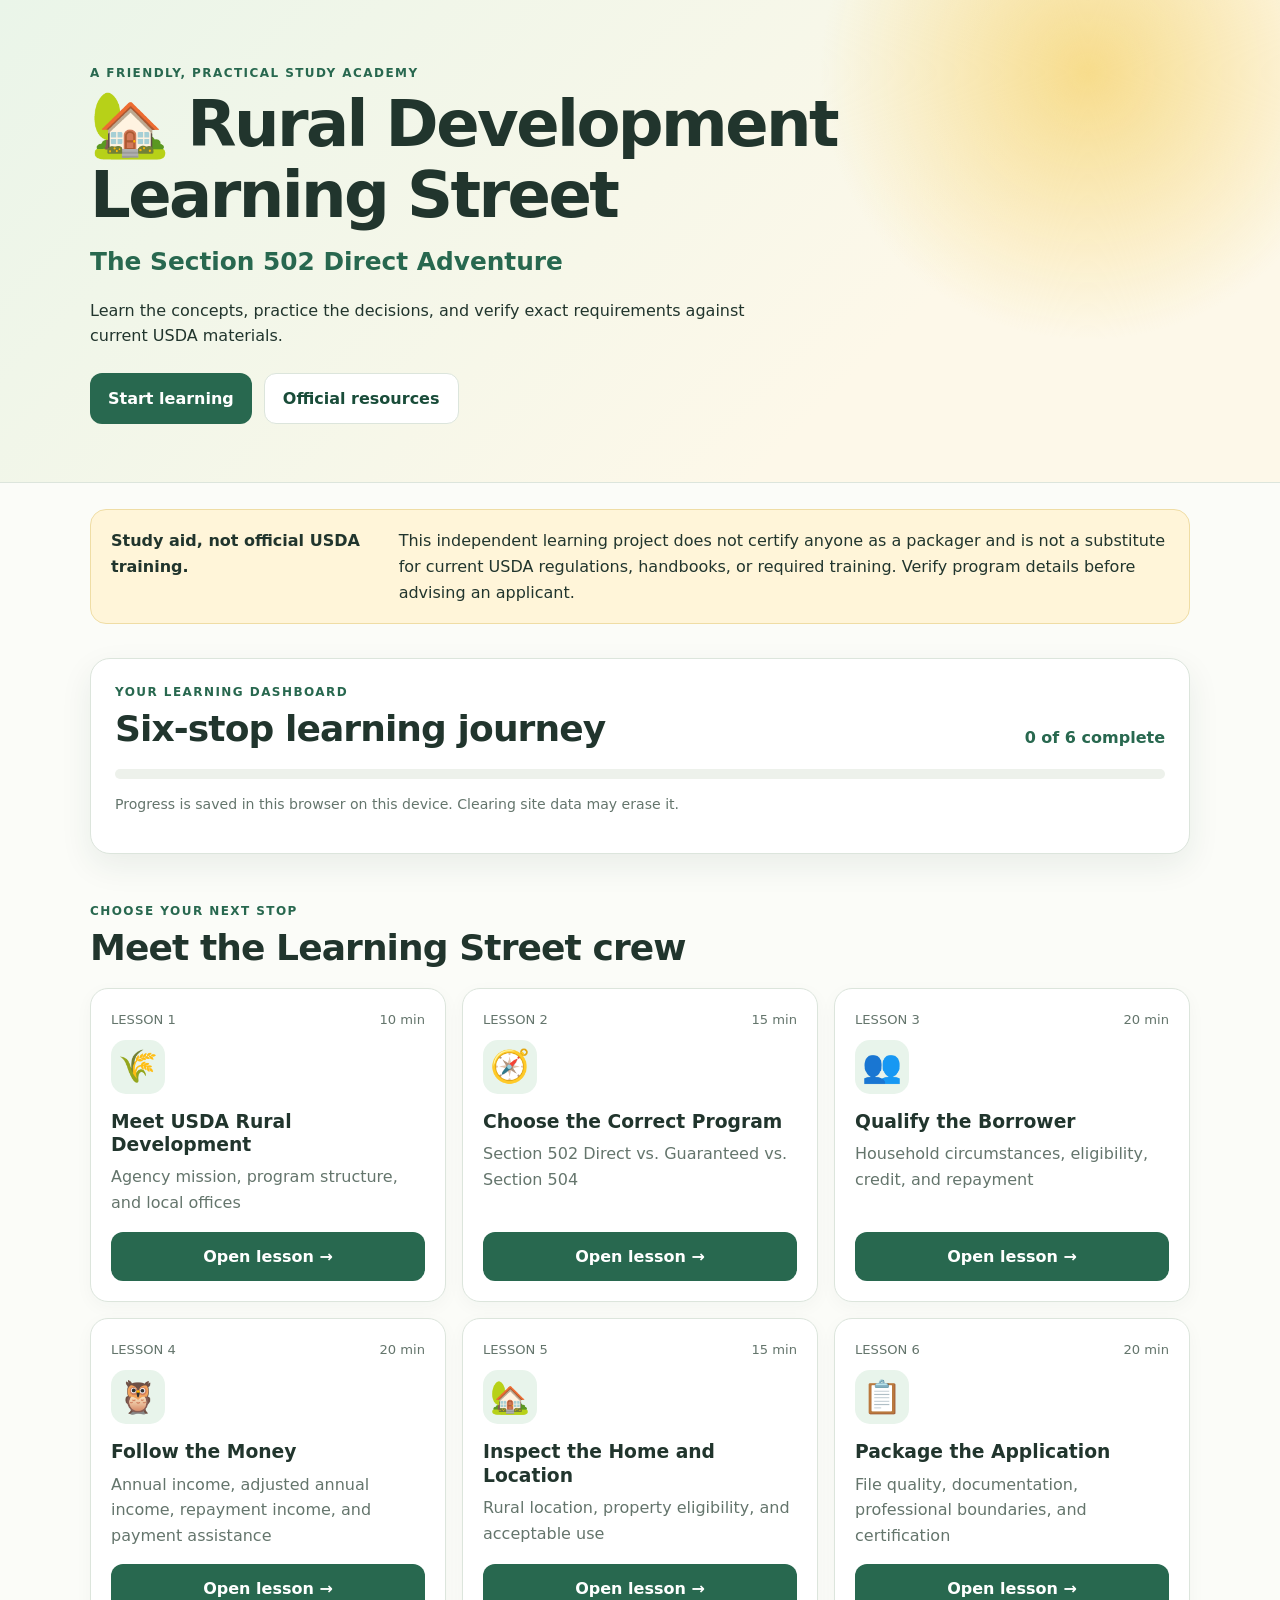
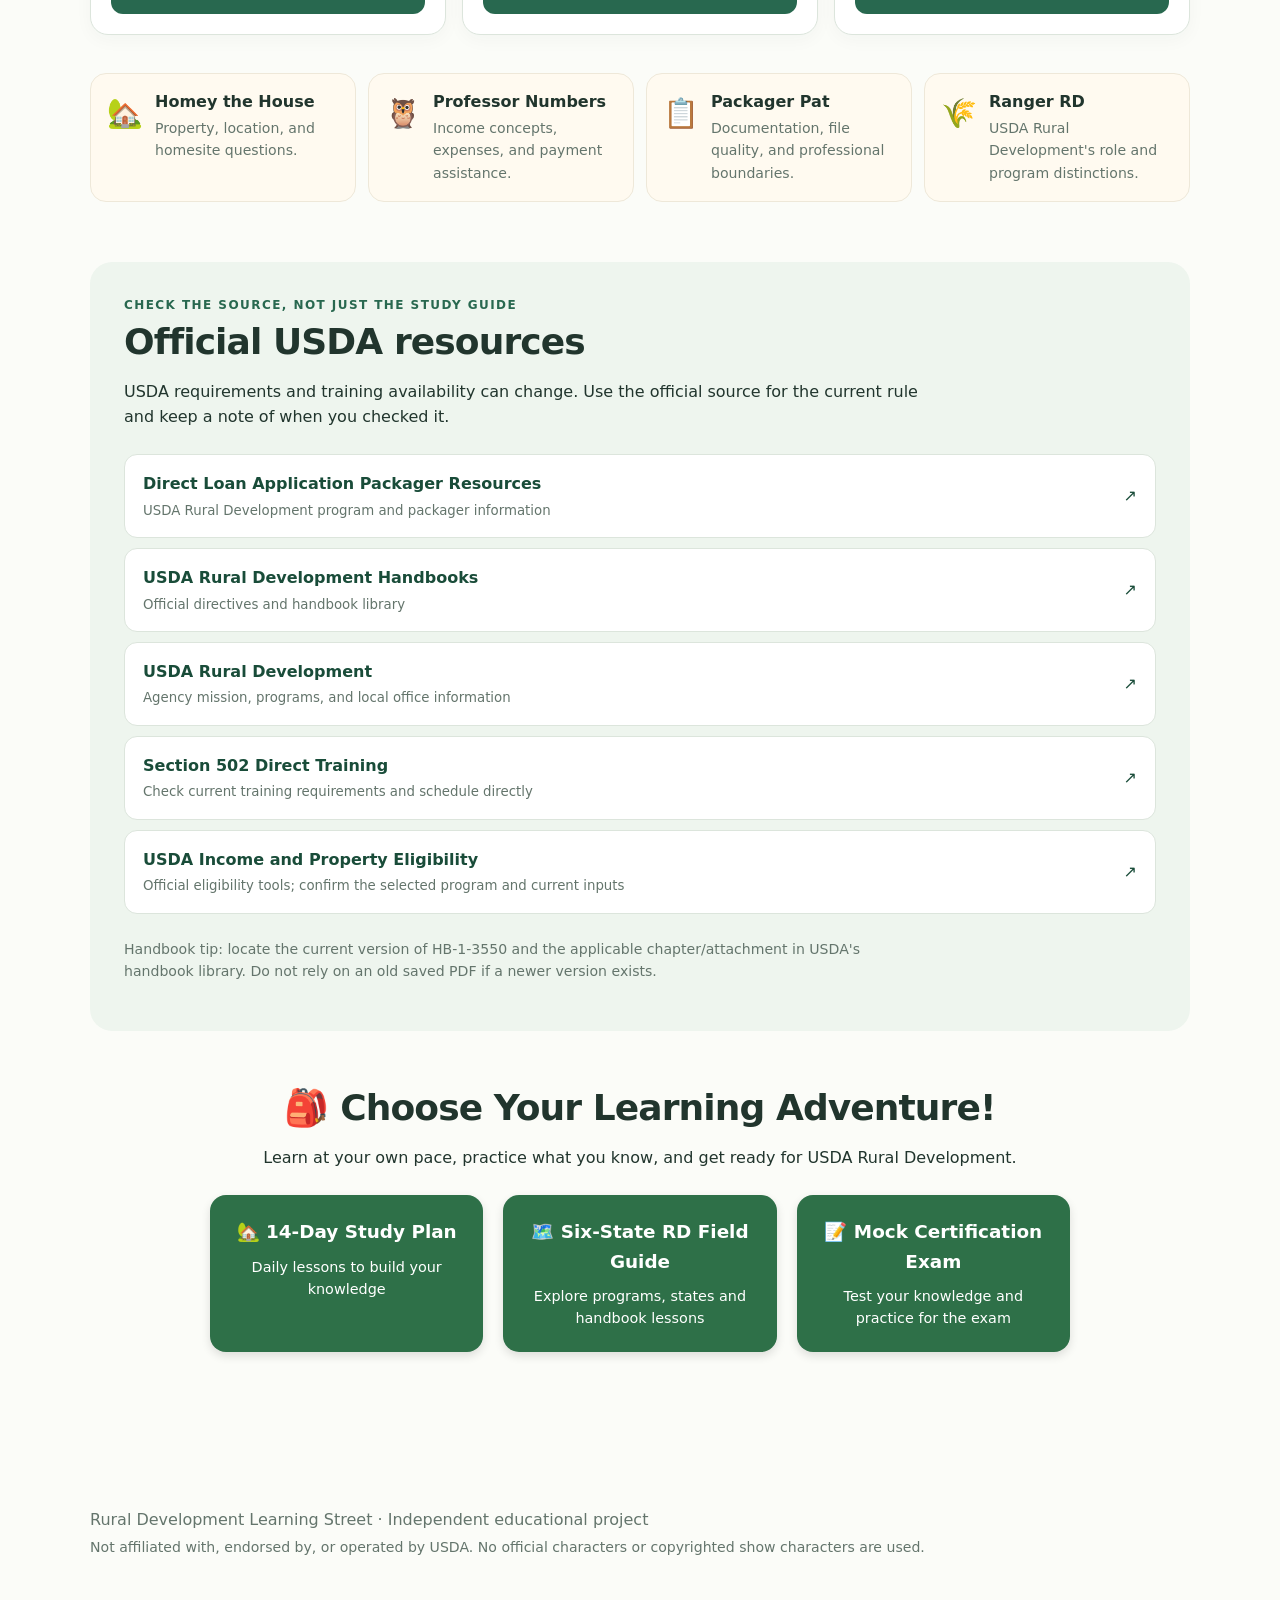
<file: index.html>
<!doctype html>
<html lang="en">
<head>
<meta charset="utf-8">
<meta name="viewport" content="width=device-width, initial-scale=1">
<meta name="description" content="Rural Development Learning Street: an interactive study academy for USDA Section 502 Direct loan-packaging concepts.">
<title>Rural Development Learning Street</title>
<link rel="stylesheet" href="styles.css">
</head>
<body>
<header class="hero">
  <div class="hero-inner">
    <p class="eyebrow">A friendly, practical study academy</p>
    <h1>🏡 Rural Development Learning Street</h1>
    <p class="subtitle">The Section 502 Direct Adventure</p>
    <p>Learn the concepts, practice the decisions, and verify exact requirements against current USDA materials.</p>
    <div class="hero-actions">
      <a class="button primary" href="#lessons">Start learning</a>
      <a class="button secondary" href="#official-resources">Official resources</a>
    </div>
  </div>
</header>

<main>
  <section class="notice" aria-label="Important note">
    <strong>Study aid, not official USDA training.</strong>
    <span>This independent learning project does not certify anyone as a packager and is not a substitute for current USDA regulations, handbooks, or required training. Verify program details before advising an applicant.</span>
  </section>

  <section class="progress-panel" aria-labelledby="progress-title">
    <div class="section-heading">
      <div><p class="eyebrow">Your learning dashboard</p><h2 id="progress-title">Six-stop learning journey</h2></div>
      <span class="progress-count" id="progress-count">0 of 6 complete</span>
    </div>
    <div class="progress-track" role="progressbar" aria-label="Lessons completed" aria-valuemin="0" aria-valuemax="6" aria-valuenow="0" id="progress-bar"><span id="progress-fill"></span></div>
    <p class="muted small">Progress is saved in this browser on this device. Clearing site data may erase it.</p>
  </section>

  <section id="lessons">
    <div class="section-heading">
      <div><p class="eyebrow">Choose your next stop</p><h2>Meet the Learning Street crew</h2></div>
    </div>
    <div class="lesson-grid" id="lesson-grid"></div>
  </section>

  <section class="character-strip">
    <article class="character-card"><div class="character-icon">🏡</div><div><h3>Homey the House</h3><p>Property, location, and homesite questions.</p></div></article>
    <article class="character-card"><div class="character-icon">🦉</div><div><h3>Professor Numbers</h3><p>Income concepts, expenses, and payment assistance.</p></div></article>
    <article class="character-card"><div class="character-icon">📋</div><div><h3>Packager Pat</h3><p>Documentation, file quality, and professional boundaries.</p></div></article>
    <article class="character-card"><div class="character-icon">🌾</div><div><h3>Ranger RD</h3><p>USDA Rural Development's role and program distinctions.</p></div></article>
  </section>

  <section id="lesson-view" class="lesson-view hidden" aria-live="polite">
    <div class="lesson-topline"><button id="back-button" class="text-button">← All lessons</button><span id="lesson-kicker" class="eyebrow"></span></div>
    <h2 id="lesson-title"></h2>
    <p id="lesson-intro" class="lesson-intro"></p>
    <div id="lesson-content"></div>
    <div class="quiz-card">
      <p class="eyebrow">Knowledge checkpoint</p>
      <h3 id="quiz-question"></h3>
      <div id="quiz-options" class="quiz-options"></div>
      <p id="quiz-feedback" class="quiz-feedback" aria-live="polite"></p>
      <div class="quiz-actions">
        <button id="check-answer" class="button primary">Check answer</button>
        <button id="next-question" class="button secondary hidden">Next question</button>
      </div>
    </div>
    <div class="lesson-footer">
      <label class="complete-label"><input type="checkbox" id="complete-checkbox"> Mark this lesson complete</label>
      <button id="next-lesson-button" class="button primary">Next lesson →</button>
    </div>
  </section>

  <section id="official-resources" class="resources-section">
    <p class="eyebrow">Check the source, not just the study guide</p>
    <h2>Official USDA resources</h2>
    <p>USDA requirements and training availability can change. Use the official source for the current rule and keep a note of when you checked it.</p>
    <div class="resource-list">
      <a href="https://www.rd.usda.gov/programs-services/services/direct-loan-application-packagers" target="_blank" rel="noopener noreferrer"><span><strong>Direct Loan Application Packager Resources</strong><small>USDA Rural Development program and packager information</small></span><span>↗</span></a>
      <a href="https://www.rd.usda.gov/resources/directives/handbooks" target="_blank" rel="noopener noreferrer"><span><strong>USDA Rural Development Handbooks</strong><small>Official directives and handbook library</small></span><span>↗</span></a>
      <a href="https://www.rd.usda.gov/" target="_blank" rel="noopener noreferrer"><span><strong>USDA Rural Development</strong><small>Agency mission, programs, and local office information</small></span><span>↗</span></a>
      <a href="https://www.usda502directtraining.org/" target="_blank" rel="noopener noreferrer"><span><strong>Section 502 Direct Training</strong><small>Check current training requirements and schedule directly</small></span><span>↗</span></a>
      <a href="https://eligibility.sc.egov.usda.gov/eligibility/" target="_blank" rel="noopener noreferrer"><span><strong>USDA Income and Property Eligibility</strong><small>Official eligibility tools; confirm the selected program and current inputs</small></span><span>↗</span></a>
    </div>
    <p class="small muted">Handbook tip: locate the current version of HB-1-3550 and the applicable chapter/attachment in USDA's handbook library. Do not rely on an old saved PDF if a newer version exists.</p>
  </section>

<section class="study-options">
  <h2>🎒 Choose Your Learning Adventure!</h2>
  <p>Learn at your own pace, practice what you know, and get ready for USDA Rural Development.</p>

  <div class="study-buttons">
    <a href="14day.html" class="study-button">
      🏡 14-Day Study Plan
      <span>Daily lessons to build your knowledge</span>
    </a>
<a href="6state.html" class="study-button">
  🗺️ Six-State RD Field Guide
  <span>Explore programs, states and handbook lessons</span>
</a>
    <a href="mock-certification-exam.html" class="study-button">
      📝 Mock Certification Exam
      <span>Test your knowledge and practice for the exam</span>
    </a>
  </div>
</section>

<style>
  .study-options {
    text-align: center;
    padding: 30px 20px;
    margin: 25px auto;
    max-width: 900px;
  }

  .study-options h2 {
    margin-bottom: 10px;
  }

  .study-buttons {
    display: flex;
    flex-wrap: wrap;
    justify-content: center;
    gap: 20px;
    margin-top: 25px;
  }

  .study-button {
    display: block;
    flex: 1 1 260px;
    max-width: 360px;
    padding: 22px;
    border-radius: 16px;
    background: #2e7048;
    color: white;
    text-decoration: none;
    font-size: 1.15rem;
    font-weight: bold;
    box-shadow: 0 4px 10px rgba(0,0,0,0.12);
    transition: transform 0.2s, background 0.2s;
  }

  .study-button span {
    display: block;
    margin-top: 10px;
    font-size: 0.9rem;
    font-weight: normal;
    line-height: 1.5;
  }

  .study-button:hover {
    background: #205437;
    transform: translateY(-3px);
  }

  .study-button:focus-visible {
    outline: 3px solid #f4c542;
    outline-offset: 4px;
  }

  @media (max-width: 600px) {
    .study-button {
      flex-basis: 100%;
    }
  }
</style>

</main>

<footer>
  <p>Rural Development Learning Street · Independent educational project</p>
  <p class="small">Not affiliated with, endorsed by, or operated by USDA. No official characters or copyrighted show characters are used.</p>
</footer>
<script src="app.js"></script>
</body>
</html>
</file>
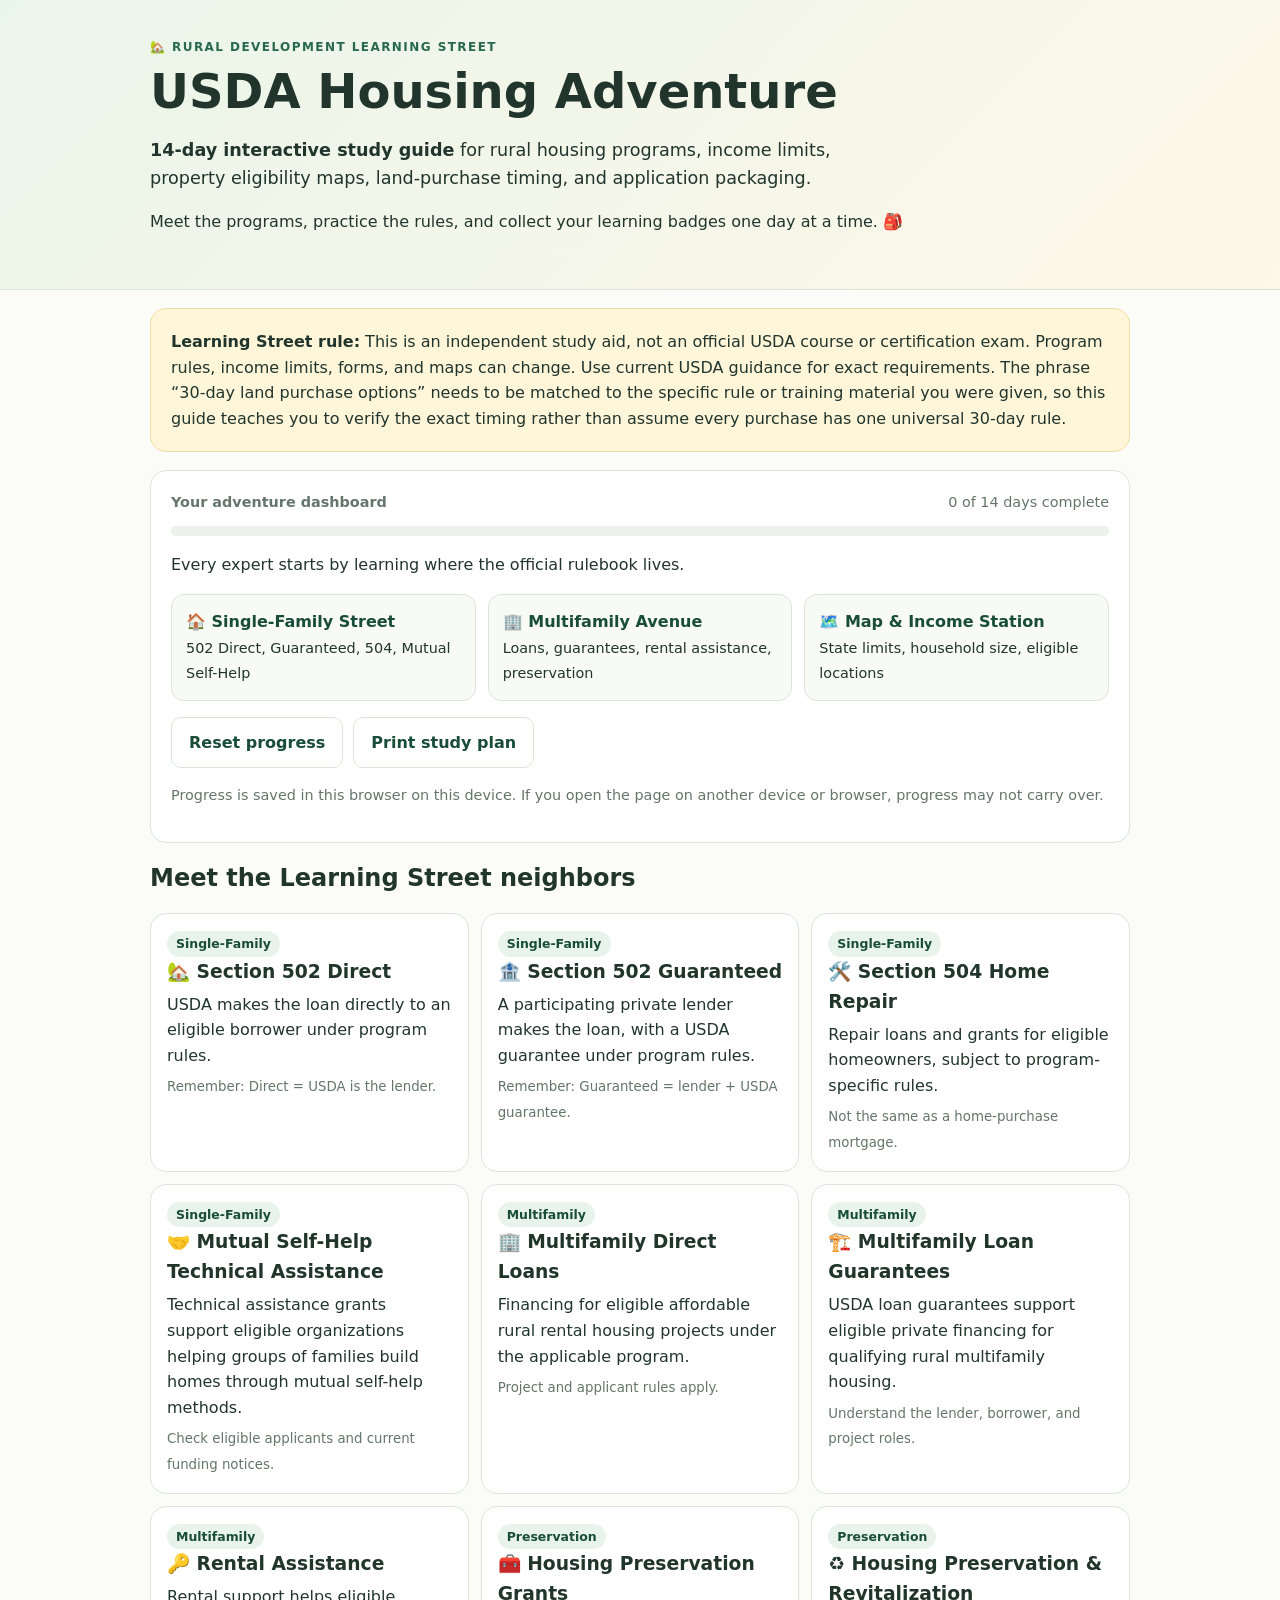
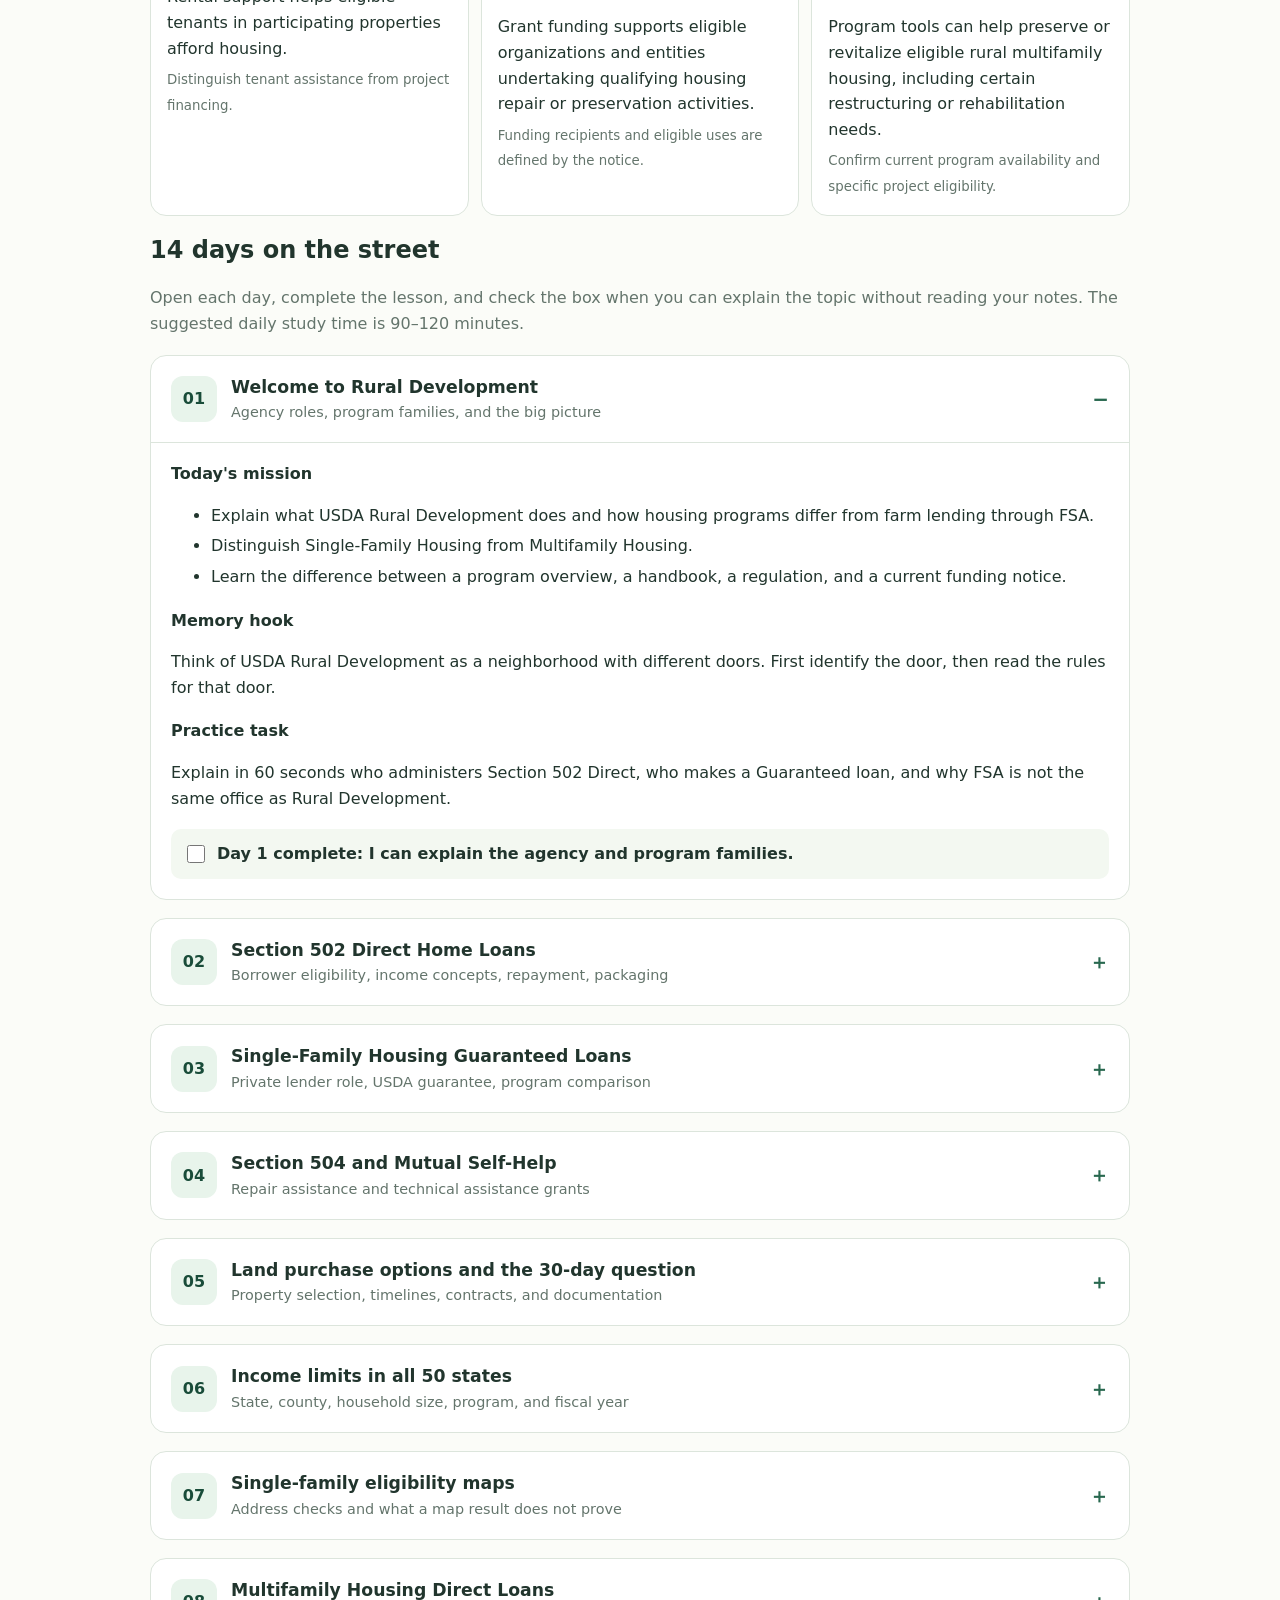
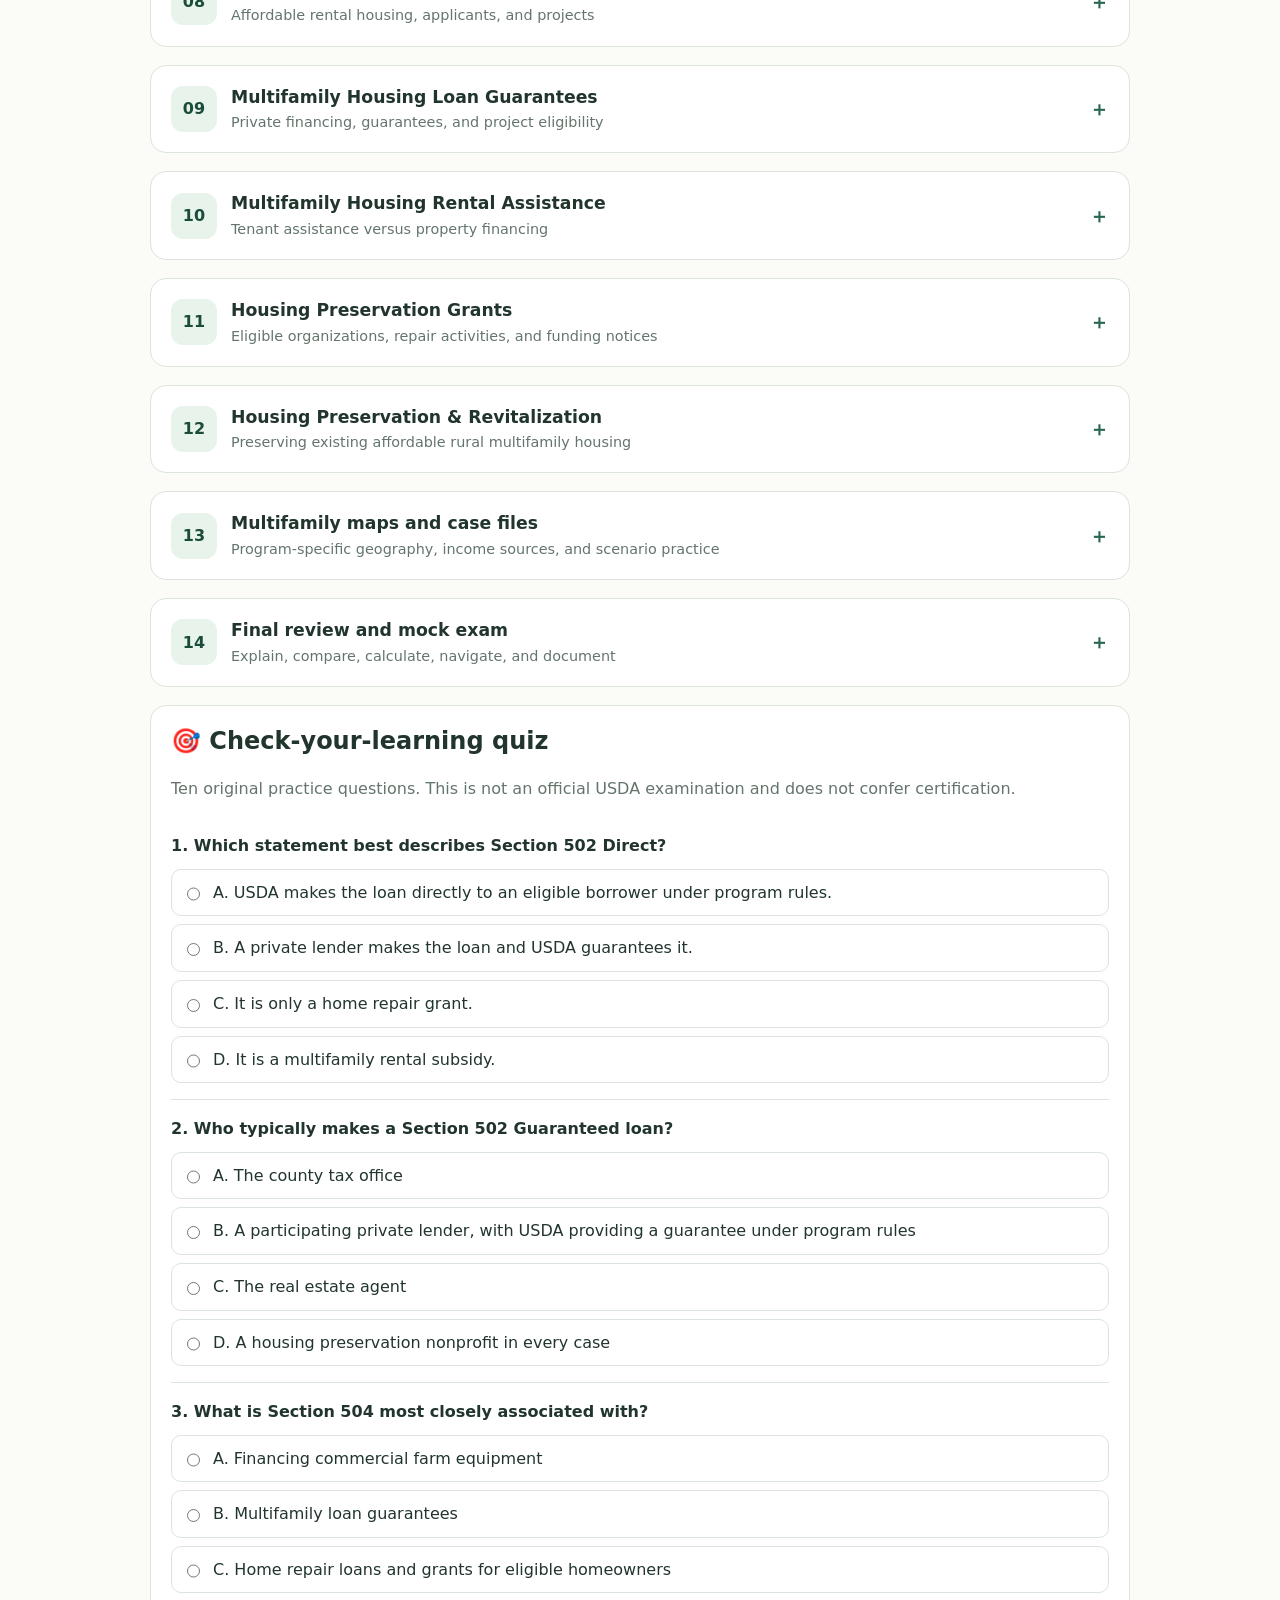
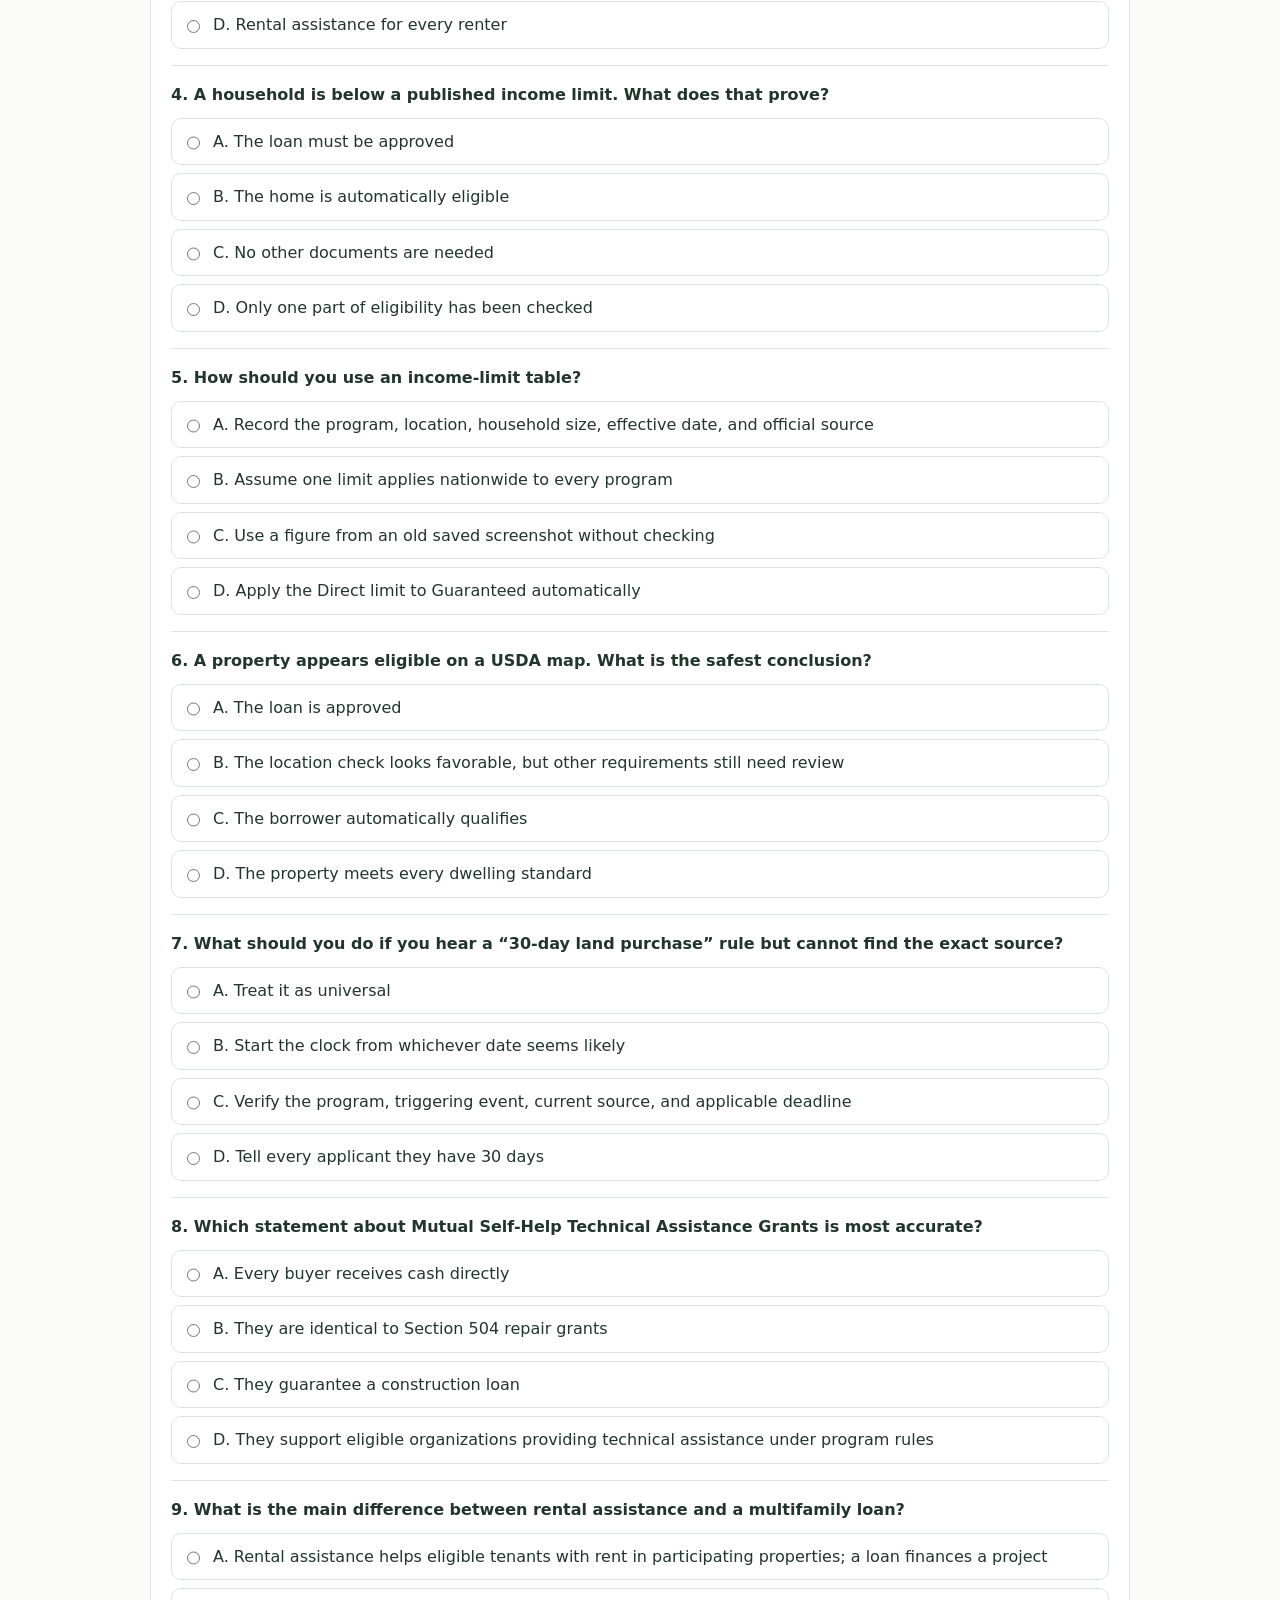
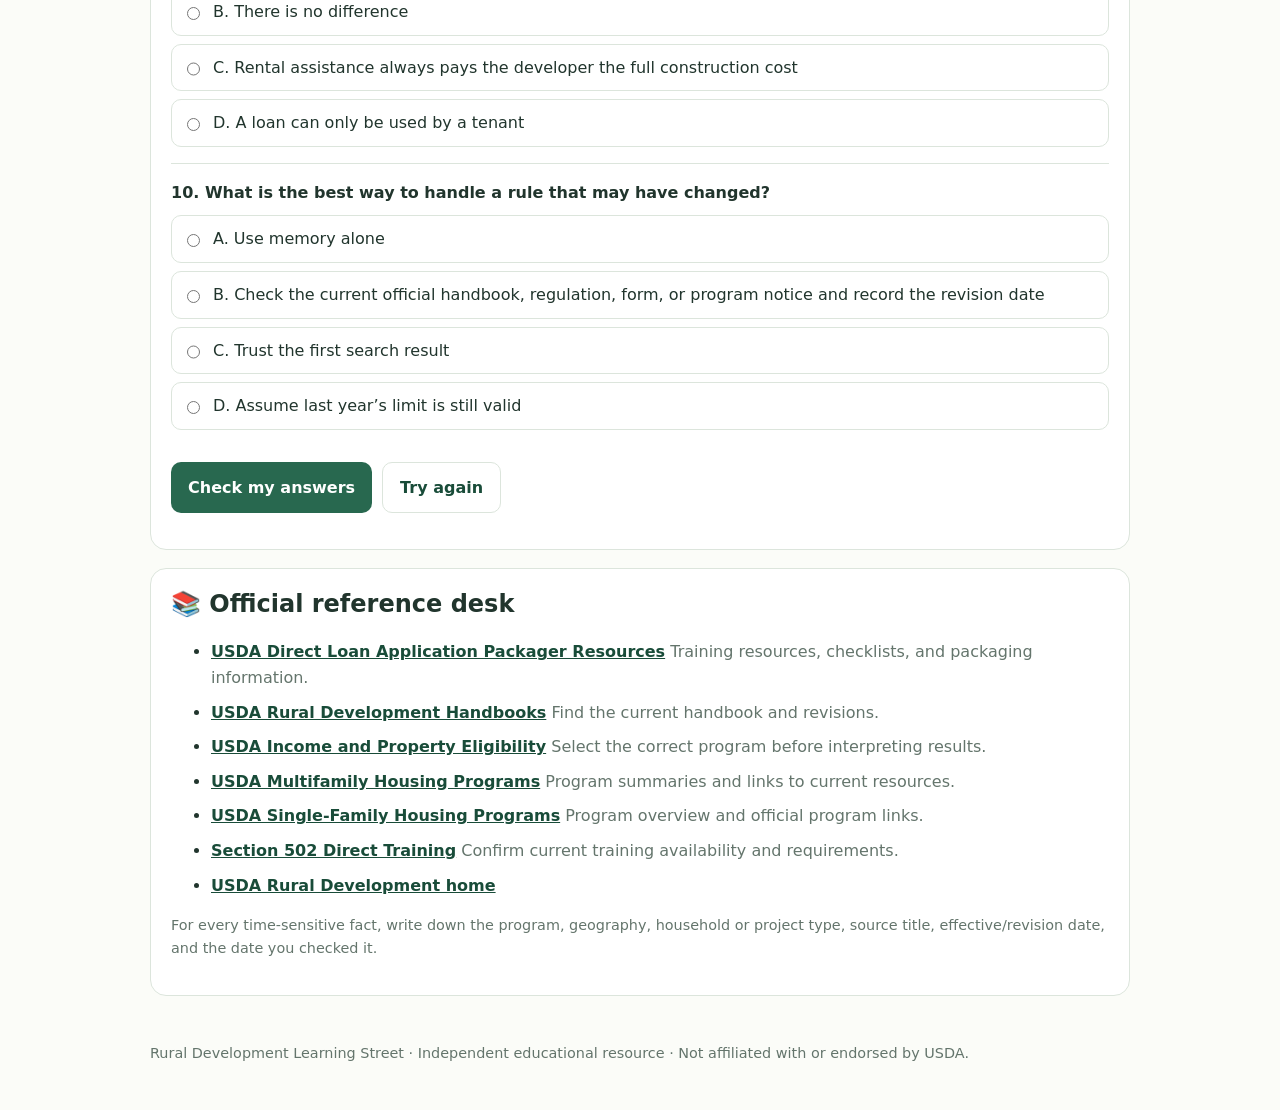
<file: 14Day.html>
<!doctype html>
<html lang="en">
<head>
<meta charset="utf-8"><meta name="viewport" content="width=device-width,initial-scale=1">
<title>Learning Street: USDA Rural Development Housing Adventure</title>
<style>
:root{--green:#28684f;--dark:#194c39;--mint:#e8f4eb;--cream:#fffaf0;--line:#dce5dc;--ink:#21352d;--muted:#64756c;--gold:#efdda5}
*{box-sizing:border-box}html{scroll-behavior:smooth}body{margin:0;background:#fbfcf8;color:var(--ink);font:16px/1.6 system-ui,-apple-system,"Segoe UI",sans-serif}
header{padding:38px 20px;background:linear-gradient(135deg,#eaf5e9,#fdf8e9);border-bottom:1px solid var(--line)}.wrap{max-width:980px;width:calc(100% - 32px);margin:auto}h1{font-size:clamp(2rem,5vw,3rem);line-height:1.1;margin:8px 0}h2{line-height:1.25}.eyebrow{text-transform:uppercase;letter-spacing:.12em;font-size:.75rem;font-weight:800;color:var(--green);margin:0}.subtitle{font-size:1.1rem;max-width:760px}.notice,.panel,.day,.program,.quiz,.result{background:white;border:1px solid var(--line);border-radius:16px;padding:20px;margin:18px 0}.notice{background:#fff5d9;border-color:var(--gold)}.panel h2,.day h2{margin-top:0}.meta{display:flex;justify-content:space-between;gap:12px;flex-wrap:wrap;color:var(--muted);font-size:.9rem}.track{height:10px;background:#edf1eb;border-radius:20px;overflow:hidden;margin:12px 0}.track span{display:block;height:100%;width:0;background:var(--green);transition:width .2s}.grid{display:grid;grid-template-columns:repeat(auto-fit,minmax(220px,1fr));gap:12px}.tile{background:#f7faf5;border:1px solid var(--line);border-radius:13px;padding:14px}.tile strong{display:block;color:var(--dark)}.day{padding:0;overflow:hidden}.day summary{cursor:pointer;list-style:none;padding:18px 20px;display:flex;gap:14px;align-items:center}.day summary::-webkit-details-marker{display:none}.day summary:after{content:'＋';margin-left:auto;color:var(--green);font-size:1.25rem;font-weight:800}.day[open] summary:after{content:'−'}.num{display:grid;place-items:center;flex:0 0 46px;height:46px;border-radius:12px;background:var(--mint);color:var(--dark);font-weight:850}.day-title{font-weight:800;font-size:1.08rem}.day-sub{display:block;color:var(--muted);font-size:.9rem;font-weight:400}.day-body{padding:0 20px 20px;border-top:1px solid var(--line)}.day-body h3{font-size:1rem;margin:18px 0 6px}.day-body li{margin:5px 0}.done{display:flex;align-items:center;gap:9px;margin-top:18px;padding:12px;background:#f3f8f1;border-radius:10px;font-weight:700}.done input{width:18px;height:18px;accent-color:var(--green)}.tag{display:inline-block;background:var(--mint);color:var(--dark);border-radius:999px;padding:3px 9px;font-size:.78rem;font-weight:800}.program h3{margin:0 0 5px}.program p{margin:5px 0}.program-grid{display:grid;grid-template-columns:repeat(auto-fit,minmax(240px,1fr));gap:12px}.program{margin:0;padding:16px}.program small{color:var(--muted)}a{color:var(--dark);font-weight:650}.links li{margin:9px 0}.btn{font:inherit;font-weight:750;border:0;border-radius:10px;padding:12px 17px;cursor:pointer}.primary{background:var(--green);color:white}.secondary{background:white;border:1px solid var(--line);color:var(--dark)}.actions{display:flex;gap:10px;flex-wrap:wrap;margin:16px 0}.quiz-question{border-top:1px solid var(--line);padding:16px 0}.quiz-question:first-of-type{border-top:0}.options{display:grid;gap:8px;margin-top:10px}.opt{display:flex;gap:10px;padding:10px;border:1px solid var(--line);border-radius:10px;cursor:pointer}.opt:has(input:checked){background:#f0f8f1;border-color:var(--green)}input{accent-color:var(--green)}.feedback{padding:10px;border-radius:9px;margin-top:9px}.correct{background:#e8f4eb;color:#194c39}.wrong{background:#fff0e5;color:#81451f}.muted{color:var(--muted)}.hidden{display:none}.score{font-size:2rem;font-weight:850;color:var(--green)}footer{padding:28px 0 45px;color:var(--muted);font-size:.9rem}.small{font-size:.9rem}
@media(max-width:540px){header{padding:28px 0}.wrap{width:calc(100% - 22px)}.notice,.panel{padding:15px}.day summary{padding:14px}.day-body{padding:0 14px 16px}.num{flex-basis:40px;height:40px}}
@media print{header{padding:15px}.actions,.btn,.track{display:none!important}body{background:white}.day,.panel,.program{break-inside:avoid;box-shadow:none}.day{padding:0}.day:not([open]) .day-body{display:block}.wrap{width:100%}}
</style></head>
<body>
<header><div class="wrap"><p class="eyebrow">🏡 Rural Development Learning Street</p><h1>USDA Housing Adventure</h1><p class="subtitle"><strong>14-day interactive study guide</strong> for rural housing programs, income limits, property eligibility maps, land-purchase timing, and application packaging.</p><p>Meet the programs, practice the rules, and collect your learning badges one day at a time. 🎒</p></div></header>
<main class="wrap">
<section class="notice"><strong>Learning Street rule:</strong> This is an independent study aid, not an official USDA course or certification exam. Program rules, income limits, forms, and maps can change. Use current USDA guidance for exact requirements. The phrase “30-day land purchase options” needs to be matched to the specific rule or training material you were given, so this guide teaches you to verify the exact timing rather than assume every purchase has one universal 30-day rule.</section>
<section class="panel" aria-live="polite"><div class="meta"><span><strong>Your adventure dashboard</strong></span><span id="progressText">0 of 14 days complete</span></div><div class="track"><span id="progressFill"></span></div><p id="encouragement">Every expert starts by learning where the official rulebook lives.</p><div class="grid"><div class="tile"><strong>🏠 Single-Family Street</strong><span class="small">502 Direct, Guaranteed, 504, Mutual Self-Help</span></div><div class="tile"><strong>🏢 Multifamily Avenue</strong><span class="small">Loans, guarantees, rental assistance, preservation</span></div><div class="tile"><strong>🗺️ Map & Income Station</strong><span class="small">State limits, household size, eligible locations</span></div></div><div class="actions"><button class="btn secondary" id="resetProgress">Reset progress</button><button class="btn secondary" onclick="window.print()">Print study plan</button></div><p class="muted small">Progress is saved in this browser on this device. If you open the page on another device or browser, progress may not carry over.</p></section>
<h2>Meet the Learning Street neighbors</h2>
<div class="program-grid">
<article class="program"><span class="tag">Single-Family</span><h3>🏡 Section 502 Direct</h3><p>USDA makes the loan directly to an eligible borrower under program rules.</p><small>Remember: Direct = USDA is the lender.</small></article>
<article class="program"><span class="tag">Single-Family</span><h3>🏦 Section 502 Guaranteed</h3><p>A participating private lender makes the loan, with a USDA guarantee under program rules.</p><small>Remember: Guaranteed = lender + USDA guarantee.</small></article>
<article class="program"><span class="tag">Single-Family</span><h3>🛠️ Section 504 Home Repair</h3><p>Repair loans and grants for eligible homeowners, subject to program-specific rules.</p><small>Not the same as a home-purchase mortgage.</small></article>
<article class="program"><span class="tag">Single-Family</span><h3>🤝 Mutual Self-Help Technical Assistance</h3><p>Technical assistance grants support eligible organizations helping groups of families build homes through mutual self-help methods.</p><small>Check eligible applicants and current funding notices.</small></article>
<article class="program"><span class="tag">Multifamily</span><h3>🏢 Multifamily Direct Loans</h3><p>Financing for eligible affordable rural rental housing projects under the applicable program.</p><small>Project and applicant rules apply.</small></article>
<article class="program"><span class="tag">Multifamily</span><h3>🏗️ Multifamily Loan Guarantees</h3><p>USDA loan guarantees support eligible private financing for qualifying rural multifamily housing.</p><small>Understand the lender, borrower, and project roles.</small></article>
<article class="program"><span class="tag">Multifamily</span><h3>🔑 Rental Assistance</h3><p>Rental support helps eligible tenants in participating properties afford housing.</p><small>Distinguish tenant assistance from project financing.</small></article>
<article class="program"><span class="tag">Preservation</span><h3>🧰 Housing Preservation Grants</h3><p>Grant funding supports eligible organizations and entities undertaking qualifying housing repair or preservation activities.</p><small>Funding recipients and eligible uses are defined by the notice.</small></article>
<article class="program"><span class="tag">Preservation</span><h3>♻️ Housing Preservation & Revitalization</h3><p>Program tools can help preserve or revitalize eligible rural multifamily housing, including certain restructuring or rehabilitation needs.</p><small>Confirm current program availability and specific project eligibility.</small></article>
</div>
<h2>14 days on the street</h2><p class="muted">Open each day, complete the lesson, and check the box when you can explain the topic without reading your notes. The suggested daily study time is 90–120 minutes.</p>
<div id="days">
<details class="day" open><summary><span class="num">01</span><span><span class="day-title">Welcome to Rural Development</span><span class="day-sub">Agency roles, program families, and the big picture</span></span></summary><div class="day-body"><h3>Today's mission</h3><ul><li>Explain what USDA Rural Development does and how housing programs differ from farm lending through FSA.</li><li>Distinguish Single-Family Housing from Multifamily Housing.</li><li>Learn the difference between a program overview, a handbook, a regulation, and a current funding notice.</li></ul><h3>Memory hook</h3><p>Think of USDA Rural Development as a neighborhood with different doors. First identify the door, then read the rules for that door.</p><h3>Practice task</h3><p>Explain in 60 seconds who administers Section 502 Direct, who makes a Guaranteed loan, and why FSA is not the same office as Rural Development.</p><label class="done"><input type="checkbox" data-day="1"> Day 1 complete: I can explain the agency and program families.</label></div></details>
<details class="day"><summary><span class="num">02</span><span><span class="day-title">Section 502 Direct Home Loans</span><span class="day-sub">Borrower eligibility, income concepts, repayment, packaging</span></span></summary><div class="day-body"><h3>Today's mission</h3><ul><li>Learn the purpose of the program and its basic borrower and property eligibility categories.</li><li>Distinguish annual income, adjusted annual income, and repayment income. These are related but not interchangeable.</li><li>Identify the role of the packager and the role of USDA in final decisions.</li><li>Locate the current HB-1-3550 handbook and packaging resources.</li></ul><h3>Practice task</h3><p>Use a fictional household. List what you need to verify before saying whether the household appears eligible. Do not promise approval based on income alone.</p><label class="done"><input type="checkbox" data-day="2"> Day 2 complete: I can describe the Section 502 Direct process.</label></div></details>
<details class="day"><summary><span class="num">03</span><span><span class="day-title">Single-Family Housing Guaranteed Loans</span><span class="day-sub">Private lender role, USDA guarantee, program comparison</span></span></summary><div class="day-body"><h3>Today's mission</h3><ul><li>Explain who originates a Guaranteed loan and what USDA's guarantee means at a high level.</li><li>Compare Guaranteed with Direct without mixing their income limits or underwriting steps.</li><li>Learn to check the current Guaranteed program handbook and lender resources.</li></ul><h3>Memory hook</h3><p>Direct: USDA lends. Guaranteed: a participating lender lends, and USDA backs the loan under program rules.</p><h3>Practice task</h3><p>Make a two-column comparison of the Direct and Guaranteed programs using only current official sources.</p><label class="done"><input type="checkbox" data-day="3"> Day 3 complete: I can explain the lender and agency roles.</label></div></details>
<details class="day"><summary><span class="num">04</span><span><span class="day-title">Section 504 and Mutual Self-Help</span><span class="day-sub">Repair assistance and technical assistance grants</span></span></summary><div class="day-body"><h3>Today's mission</h3><ul><li>Describe the purpose of Section 504 Home Repair Loans and Grants and identify its separate eligibility requirements.</li><li>Explain that Mutual Self-Help Housing Technical Assistance Grants support eligible organizations providing technical assistance, not automatic grants to every homebuyer.</li><li>Find the current official program page and verify eligible uses and applicants.</li></ul><h3>Practice task</h3><p>Match each of three fictional needs to the program to research: buying a home, repairing an existing home, or an organization coordinating mutual self-help construction.</p><label class="done"><input type="checkbox" data-day="4"> Day 4 complete: I can distinguish purchase, repair, and technical assistance.</label></div></details>
<details class="day"><summary><span class="num">05</span><span><span class="day-title">Land purchase options and the 30-day question</span><span class="day-sub">Property selection, timelines, contracts, and documentation</span></span></summary><div class="day-body"><h3>Today's mission</h3><ul><li>Identify what your training material means by “land purchase options 30 days.” Do not assume it is a universal USDA rule without checking the exact context.</li><li>Review the current handbook, application checklist, and any official written instructions that describe timing, property selection, purchase agreements, or an option period.</li><li>Learn the difference between a real-estate contract's option period, a program's application timeline, and a USDA document or eligibility deadline.</li><li>Record the source title, section, revision date, and exact wording in your study notes.</li></ul><div class="notice"><strong>Rule-check checkpoint:</strong> A “30-day” phrase can refer to different processes. Before advising an applicant, verify which event starts the clock, what action is required, whether extensions exist, and which program the rule applies to.</div><h3>Practice task</h3><p>Create a timeline for a fictional buyer. Mark the date of each event and write a source beside every deadline. If you cannot verify a deadline, mark it “confirm with USDA,” not “rule.”</p><label class="done"><input type="checkbox" data-day="5"> Day 5 complete: I can verify a timeline rule instead of guessing.</label></div></details>
<details class="day"><summary><span class="num">06</span><span><span class="day-title">Income limits in all 50 states</span><span class="day-sub">State, county, household size, program, and fiscal year</span></span></summary><div class="day-body"><h3>Today's mission</h3><ul><li>Learn why there is no single nationwide income number that applies to every RD housing program.</li><li>Look up limits using the correct program, location, household size, and current effective date.</li><li>Separate income eligibility limits from the income calculation used to determine repayment or adjusted annual income.</li><li>Build a reference sheet with all 50 states as rows and columns for Direct, Guaranteed, and Multifamily sources, effective dates, and links. Fill values from official tables, not memory.</li></ul><h3>Practice task</h3><p>Pick Texas plus two other states. For each, identify the official source and write down the applicable program, household size, county or area, effective date, and limit. Then repeat for a different household size.</p><label class="done"><input type="checkbox" data-day="6"> Day 6 complete: I can find and document a current income limit.</label></div></details>
<details class="day"><summary><span class="num">07</span><span><span class="day-title">Single-family eligibility maps</span><span class="day-sub">Address checks and what a map result does not prove</span></span></summary><div class="day-body"><h3>Today's mission</h3><ul><li>Use the USDA eligibility site and choose the relevant Single-Family Housing program.</li><li>Test sample addresses and record the date and program selected.</li><li>Understand that area eligibility is only one part of a review. It does not guarantee borrower eligibility, dwelling eligibility, or loan approval.</li><li>Learn how to escalate ambiguous or borderline results to the appropriate USDA office.</li></ul><h3>Practice task</h3><p>Check three fictional or publicly listed addresses in different communities. Save the result and note exactly which program's map you used.</p><label class="done"><input type="checkbox" data-day="7"> Day 7 complete: I can run and explain a single-family area check.</label></div></details>
<details class="day"><summary><span class="num">08</span><span><span class="day-title">Multifamily Housing Direct Loans</span><span class="day-sub">Affordable rental housing, applicants, and projects</span></span></summary><div class="day-body"><h3>Today's mission</h3><ul><li>Explain the purpose of USDA Multifamily Housing Direct Loans.</li><li>Identify the types of applicants and rural rental housing projects described by the current program materials.</li><li>Distinguish project financing from rental assistance to tenants.</li><li>Find current program guidance, application materials, and funding announcements.</li></ul><h3>Practice task</h3><p>Write a one-paragraph overview of the program, then list three questions you would need answered before deciding whether a proposed property or applicant fits.</p><label class="done"><input type="checkbox" data-day="8"> Day 8 complete: I can explain the program's purpose and basic structure.</label></div></details>
<details class="day"><summary><span class="num">09</span><span><span class="day-title">Multifamily Housing Loan Guarantees</span><span class="day-sub">Private financing, guarantees, and project eligibility</span></span></summary><div class="day-body"><h3>Today's mission</h3><ul><li>Describe how the guarantee supports eligible private financing for qualifying rural multifamily housing.</li><li>Identify borrower, lender, project, and agency roles.</li><li>Compare the guarantee structure with Multifamily Direct Loans without assuming their eligibility rules are identical.</li></ul><h3>Practice task</h3><p>Draw a simple flow: applicant/project → lender → USDA guarantee review. Annotate the flow with questions that must be verified in current guidance.</p><label class="done"><input type="checkbox" data-day="9"> Day 9 complete: I can describe the roles in a guaranteed project.</label></div></details>
<details class="day"><summary><span class="num">10</span><span><span class="day-title">Multifamily Housing Rental Assistance</span><span class="day-sub">Tenant assistance versus property financing</span></span></summary><div class="day-body"><h3>Today's mission</h3><ul><li>Explain the purpose of Rental Assistance in participating rural rental properties.</li><li>Distinguish a tenant-focused subsidy from a loan or grant used to finance a building.</li><li>Learn where to verify participating-property, tenant, owner, and contract requirements.</li></ul><h3>Practice task</h3><p>Explain the difference between financing the building and helping an eligible tenant afford rent, using your own words.</p><label class="done"><input type="checkbox" data-day="10"> Day 10 complete: I can distinguish assistance to tenants from project finance.</label></div></details>
<details class="day"><summary><span class="num">11</span><span><span class="day-title">Housing Preservation Grants</span><span class="day-sub">Eligible organizations, repair activities, and funding notices</span></span></summary><div class="day-body"><h3>Today's mission</h3><ul><li>Learn the purpose of Housing Preservation Grants and the kinds of preservation or repair work the program supports.</li><li>Identify eligible applicants and eligible activities in the current notice.</li><li>Understand that these grants are not automatically direct grants to any individual homeowner.</li><li>Check whether funding is currently open and what match, reporting, or service-area conditions apply.</li></ul><h3>Practice task</h3><p>Review a current or archived official notice and extract applicant eligibility, eligible activities, deadlines, funding limits, and required attachments.</p><label class="done"><input type="checkbox" data-day="11"> Day 11 complete: I can read a preservation grant notice for its key rules.</label></div></details>
<details class="day"><summary><span class="num">12</span><span><span class="day-title">Housing Preservation & Revitalization</span><span class="day-sub">Preserving existing affordable rural multifamily housing</span></span></summary><div class="day-body"><h3>Today's mission</h3><ul><li>Understand the program's preservation and revitalization purpose and the kinds of eligible multifamily housing needs addressed.</li><li>Learn how restructuring, rehabilitation, and preservation differ from financing a brand-new single-family purchase.</li><li>Verify current program availability, eligible borrowers, property requirements, and application routes.</li></ul><h3>Practice task</h3><p>Compare a proposed repair of an existing rural rental property with a family's purchase of a single-family home. Explain why they should not be routed to the same program by default.</p><label class="done"><input type="checkbox" data-day="12"> Day 12 complete: I can explain the preservation focus.</label></div></details>
<details class="day"><summary><span class="num">13</span><span><span class="day-title">Multifamily maps and case files</span><span class="day-sub">Program-specific geography, income sources, and scenario practice</span></span></summary><div class="day-body"><h3>Today's mission</h3><ul><li>Find the appropriate Multifamily Housing geographic eligibility information and distinguish it from Single-Family map tools.</li><li>Practice tracing a multifamily program from its overview to its current handbook, regulation, and funding notice.</li><li>Review a fictional project and list missing applicant, property, financial, and documentation details.</li></ul><h3>Practice task</h3><p>Prepare a one-page case note: program considered, source links, date checked, what appears to fit, what remains unknown, and who should confirm the unresolved points.</p><label class="done"><input type="checkbox" data-day="13"> Day 13 complete: I can research a multifamily scenario without mixing program rules.</label></div></details>
<details class="day"><summary><span class="num">14</span><span><span class="day-title">Final review and mock exam</span><span class="day-sub">Explain, compare, calculate, navigate, and document</span></span></summary><div class="day-body"><h3>Today's mission</h3><ul><li>Review all nine listed housing programs and describe each in one or two sentences.</li><li>Complete the quiz below without notes, then review every explanation.</li><li>Demonstrate that you can find a current income limit, check the correct eligibility map, and locate official guidance.</li><li>Identify any formal training, examination, intermediary, or authorization requirements that remain before you can work as a packager.</li></ul><h3>Ready-to-advance checklist</h3><ul><li>Can I tell Direct from Guaranteed?</li><li>Can I find, date, and cite the correct income limit?</li><li>Can I explain what an eligibility map does and does not establish?</li><li>Can I distinguish home purchase, home repair, multifamily financing, rental assistance, and preservation?</li><li>Can I verify the 30-day rule from the applicable current source?</li></ul><label class="done"><input type="checkbox" data-day="14"> Day 14 complete: I can explain the core curriculum and know what to verify.</label></div></details>
</div>
<section class="panel"><h2>🎯 Check-your-learning quiz</h2><p class="muted">Ten original practice questions. This is not an official USDA examination and does not confer certification.</p><div id="quiz"></div><div class="actions"><button class="btn primary" id="grade">Check my answers</button><button class="btn secondary" id="retake">Try again</button></div><div id="quizResult" class="result hidden" aria-live="polite"></div></section>
<section class="panel"><h2>📚 Official reference desk</h2><ul class="links">
<li><a href="https://www.rd.usda.gov/programs-services/services/direct-loan-application-packagers" target="_blank" rel="noopener">USDA Direct Loan Application Packager Resources</a> <span class="muted">Training resources, checklists, and packaging information.</span></li>
<li><a href="https://www.rd.usda.gov/resources/directives/handbooks" target="_blank" rel="noopener">USDA Rural Development Handbooks</a> <span class="muted">Find the current handbook and revisions.</span></li>
<li><a href="https://eligibility.sc.egov.usda.gov/eligibility/welcomeAction.do" target="_blank" rel="noopener">USDA Income and Property Eligibility</a> <span class="muted">Select the correct program before interpreting results.</span></li>
<li><a href="https://www.rd.usda.gov/programs-services/all-programs/multi-family-housing-programs" target="_blank" rel="noopener">USDA Multifamily Housing Programs</a> <span class="muted">Program summaries and links to current resources.</span></li>
<li><a href="https://www.rd.usda.gov/programs-services/single-family-housing-programs" target="_blank" rel="noopener">USDA Single-Family Housing Programs</a> <span class="muted">Program overview and official program links.</span></li>
<li><a href="https://www.usda502directtraining.org/" target="_blank" rel="noopener">Section 502 Direct Training</a> <span class="muted">Confirm current training availability and requirements.</span></li>
<li><a href="https://www.rd.usda.gov/" target="_blank" rel="noopener">USDA Rural Development home</a></li>
</ul><p class="muted small">For every time-sensitive fact, write down the program, geography, household or project type, source title, effective/revision date, and the date you checked it.</p></section>
</main><footer class="wrap">Rural Development Learning Street · Independent educational resource · Not affiliated with or endorsed by USDA.</footer>
<script>
const dayChecks=[...document.querySelectorAll('[data-day]')];
const encouragements=['Every expert starts by learning where the official rulebook lives.','One day at a time. You are building a real reference skill.','Look it up, date it, document it. That is professional muscle.','Fourteen small steps make a sturdy knowledge bridge.'];
function refreshProgress(){let n=dayChecks.filter(x=>x.checked).length;document.getElementById('progressText').textContent=`${n} of 14 days complete`;document.getElementById('progressFill').style.width=(n/14*100)+'%';document.getElementById('encouragement').textContent=n===14?'🎉 All 14 days checked off. Review your quiz and verify any remaining weak spots.':encouragements[n%encouragements.length];try{localStorage.setItem('learningStreetRD14',JSON.stringify(dayChecks.filter(x=>x.checked).map(x=>x.dataset.day)))}catch(e){}}
try{const saved=JSON.parse(localStorage.getItem('learningStreetRD14')||'[]');dayChecks.forEach(x=>x.checked=saved.includes(x.dataset.day))}catch(e){}dayChecks.forEach(x=>x.addEventListener('change',refreshProgress));refreshProgress();
document.getElementById('resetProgress').addEventListener('click',()=>{if(confirm('Reset all 14 days of saved progress?')){dayChecks.forEach(x=>x.checked=false);refreshProgress()}});
const questions=[
{q:'Which statement best describes Section 502 Direct?',o:['USDA makes the loan directly to an eligible borrower under program rules.','A private lender makes the loan and USDA guarantees it.','It is only a home repair grant.','It is a multifamily rental subsidy.'],a:0,e:'Direct loans are made by USDA to eligible borrowers. Guaranteed loans use participating private lenders.'},
{q:'Who typically makes a Section 502 Guaranteed loan?',o:['The county tax office','A participating private lender, with USDA providing a guarantee under program rules','The real estate agent','A housing preservation nonprofit in every case'],a:1,e:'The lender makes the loan; USDA provides the guarantee subject to program requirements.'},
{q:'What is Section 504 most closely associated with?',o:['Financing commercial farm equipment','Multifamily loan guarantees','Home repair loans and grants for eligible homeowners','Rental assistance for every renter'],a:2,e:'Section 504 is a home repair assistance program with its own eligibility rules.'},
{q:'A household is below a published income limit. What does that prove?',o:['The loan must be approved','The home is automatically eligible','No other documents are needed','Only one part of eligibility has been checked'],a:3,e:'Income is only one part of the review. Other borrower, property, repayment, and program rules still apply.'},
{q:'How should you use an income-limit table?',o:['Record the program, location, household size, effective date, and official source','Assume one limit applies nationwide to every program','Use a figure from an old saved screenshot without checking','Apply the Direct limit to Guaranteed automatically'],a:0,e:'Limits vary by program and geography and may change. Record the context and date.'},
{q:'A property appears eligible on a USDA map. What is the safest conclusion?',o:['The loan is approved','The location check looks favorable, but other requirements still need review','The borrower automatically qualifies','The property meets every dwelling standard'],a:1,e:'An area map is not a full borrower, property, or loan approval.'},
{q:'What should you do if you hear a “30-day land purchase” rule but cannot find the exact source?',o:['Treat it as universal','Start the clock from whichever date seems likely','Verify the program, triggering event, current source, and applicable deadline','Tell every applicant they have 30 days'],a:2,e:'The phrase may refer to different processes. Verify exact wording and applicability before advising someone.'},
{q:'Which statement about Mutual Self-Help Technical Assistance Grants is most accurate?',o:['Every buyer receives cash directly','They are identical to Section 504 repair grants','They guarantee a construction loan','They support eligible organizations providing technical assistance under program rules'],a:3,e:'The program supports technical assistance through eligible organizations; it is not an automatic direct grant to each buyer.'},
{q:'What is the main difference between rental assistance and a multifamily loan?',o:['Rental assistance helps eligible tenants with rent in participating properties; a loan finances a project','There is no difference','Rental assistance always pays the developer the full construction cost','A loan can only be used by a tenant'],a:0,e:'Tenant assistance and project financing are distinct tools with different rules.'},
{q:'What is the best way to handle a rule that may have changed?',o:['Use memory alone','Check the current official handbook, regulation, form, or program notice and record the revision date','Trust the first search result','Assume last year’s limit is still valid'],a:1,e:'Current official guidance is the authority. Record the version and date checked.'}
];
const quiz=document.getElementById('quiz');questions.forEach((q,i)=>{const d=document.createElement('div');d.className='quiz-question';d.innerHTML=`<strong>${i+1}. ${q.q}</strong><div class="options">${q.o.map((o,j)=>`<label class="opt"><input type="radio" name="q${i}" value="${j}"><span>${String.fromCharCode(65+j)}. ${o}</span></label>`).join('')}</div><div class="feedback hidden" id="f${i}"></div>`;quiz.appendChild(d)});
document.getElementById('grade').addEventListener('click',()=>{let score=0,answered=0;questions.forEach((q,i)=>{const sel=document.querySelector(`input[name="q${i}"]:checked`);const f=document.getElementById('f'+i);f.classList.remove('hidden','correct','wrong');if(sel){answered++;if(Number(sel.value)===q.a){score++;f.classList.add('correct');f.innerHTML='<strong>Correct.</strong> '+q.e}else{f.classList.add('wrong');f.innerHTML='<strong>Review.</strong> '+q.e}}else{f.classList.add('wrong');f.innerHTML='<strong>Not answered.</strong> '+q.e}});const r=document.getElementById('quizResult');r.classList.remove('hidden');r.innerHTML=`<div class="score">${score} / ${questions.length}</div><p>You answered ${answered} of ${questions.length} questions.</p><p>${score>=9?'Excellent review score. Keep checking the official sources for current details.':score>=7?'Good progress. Revisit the explanations for missed questions, then try again.':'Keep learning. Review the matching day lessons and retry the quiz.'}</p><p class="muted small">This is a learning check, not an official USDA exam or proof of certification.</p>`;r.scrollIntoView({behavior:'smooth',block:'center'})});
document.getElementById('retake').addEventListener('click',()=>{questions.forEach((q,i)=>{document.querySelectorAll(`input[name="q${i}"]`).forEach(x=>x.checked=false);const f=document.getElementById('f'+i);f.className='feedback hidden';f.textContent=''});const r=document.getElementById('quizResult');r.classList.add('hidden');r.textContent='';window.scrollTo({top:quiz.offsetTop,behavior:'smooth'})});
</script></body></html>
</file>
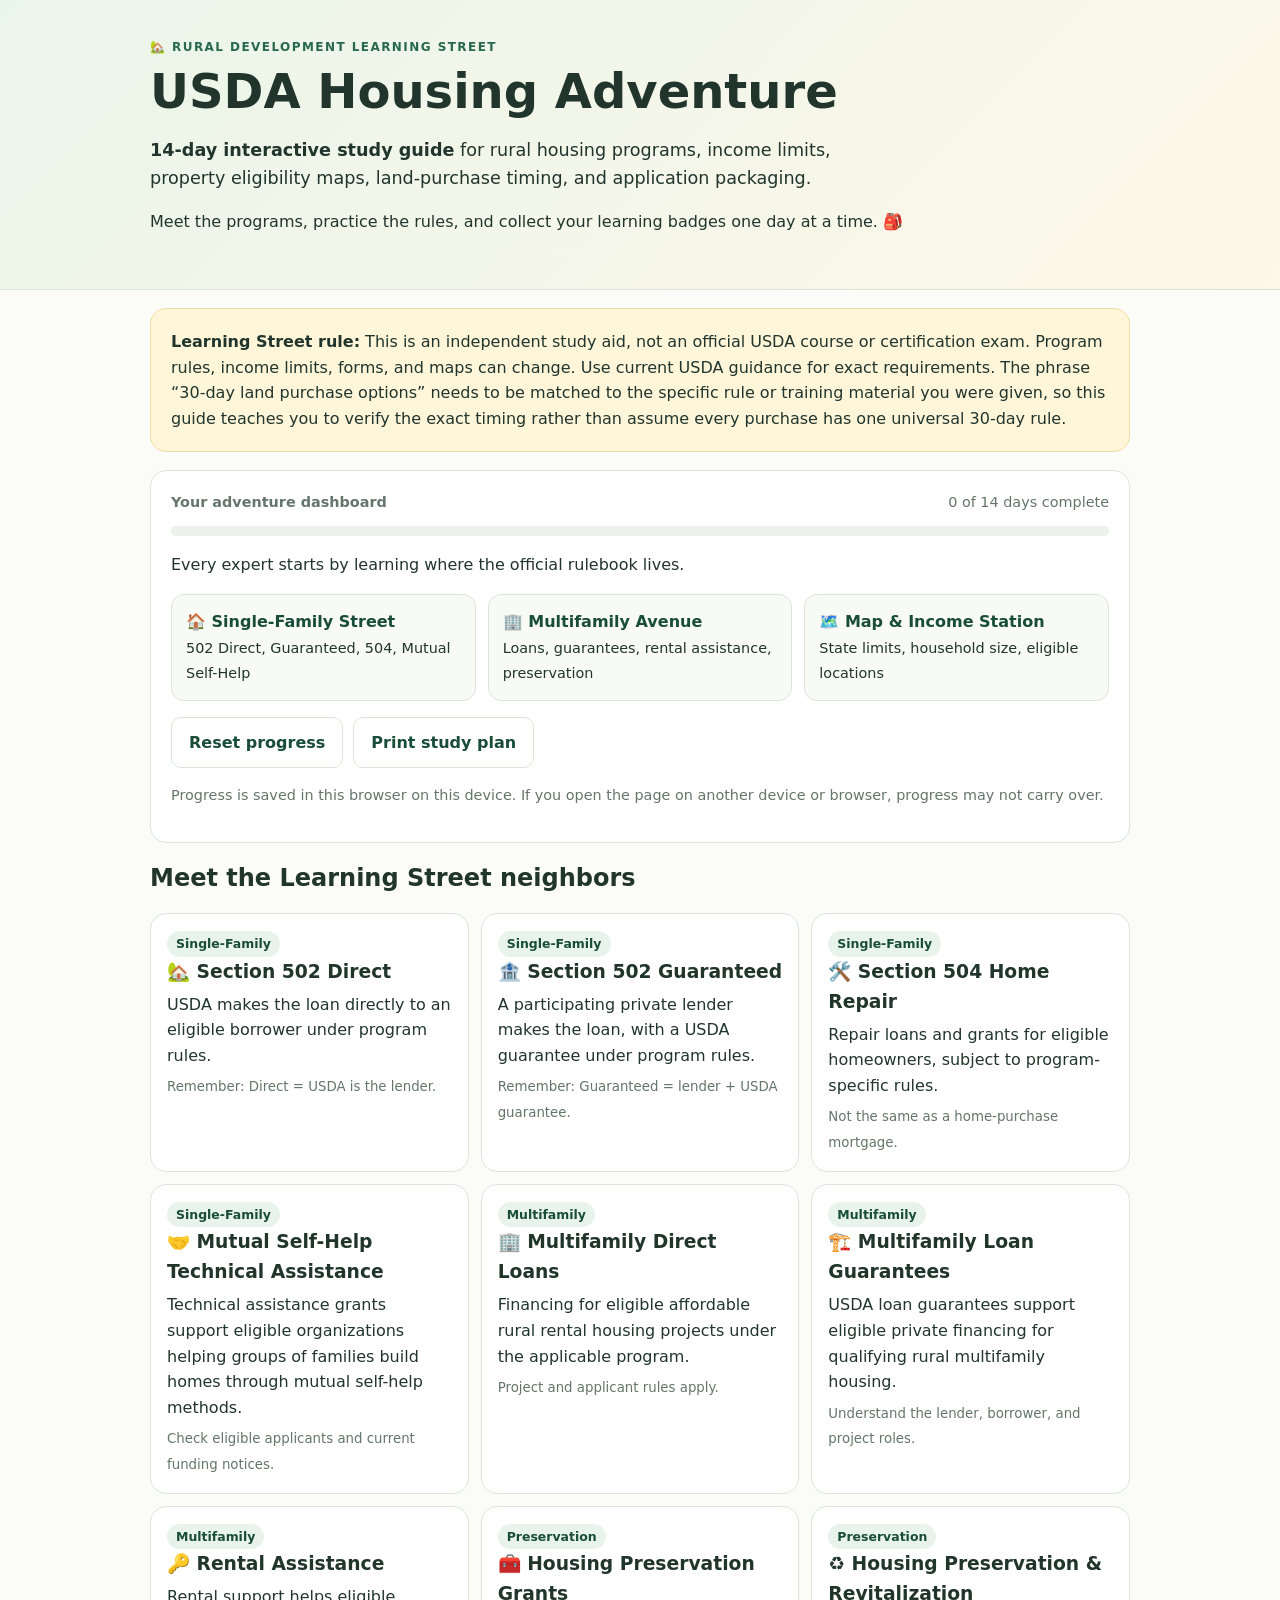
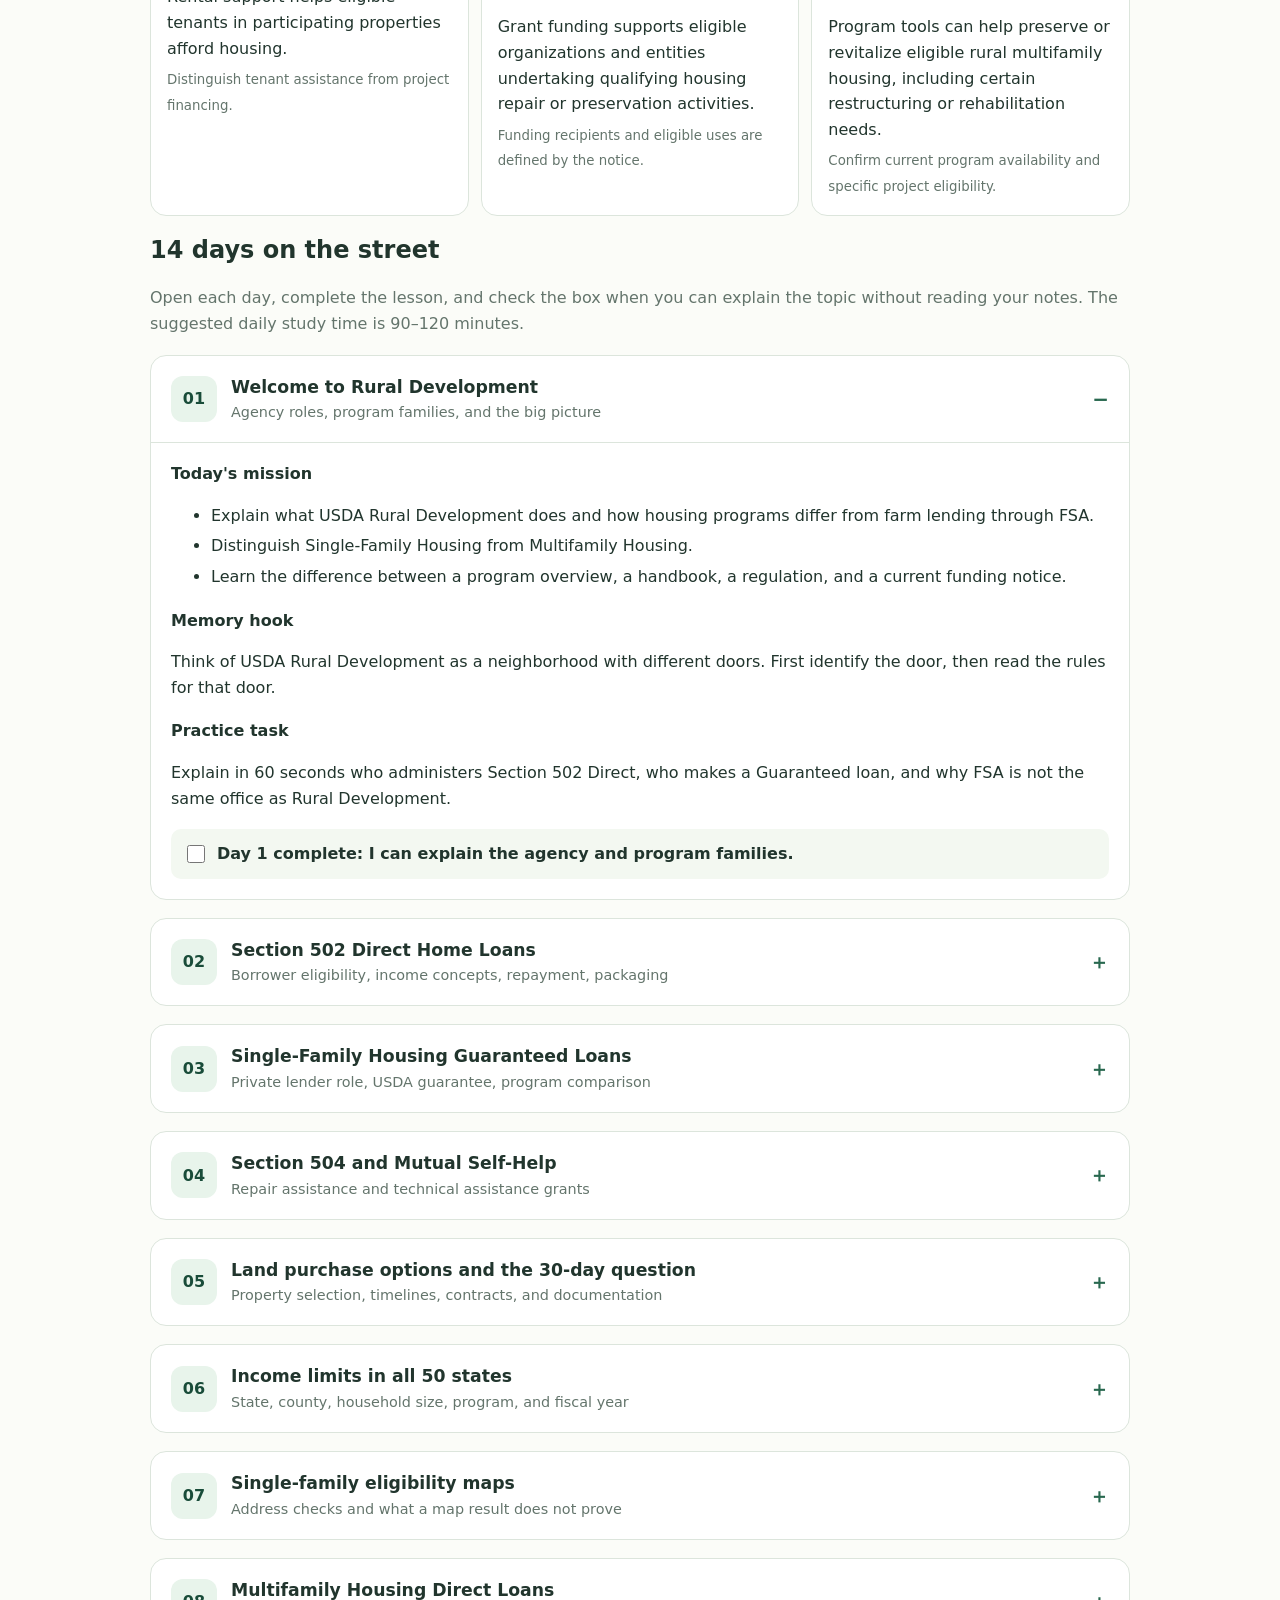
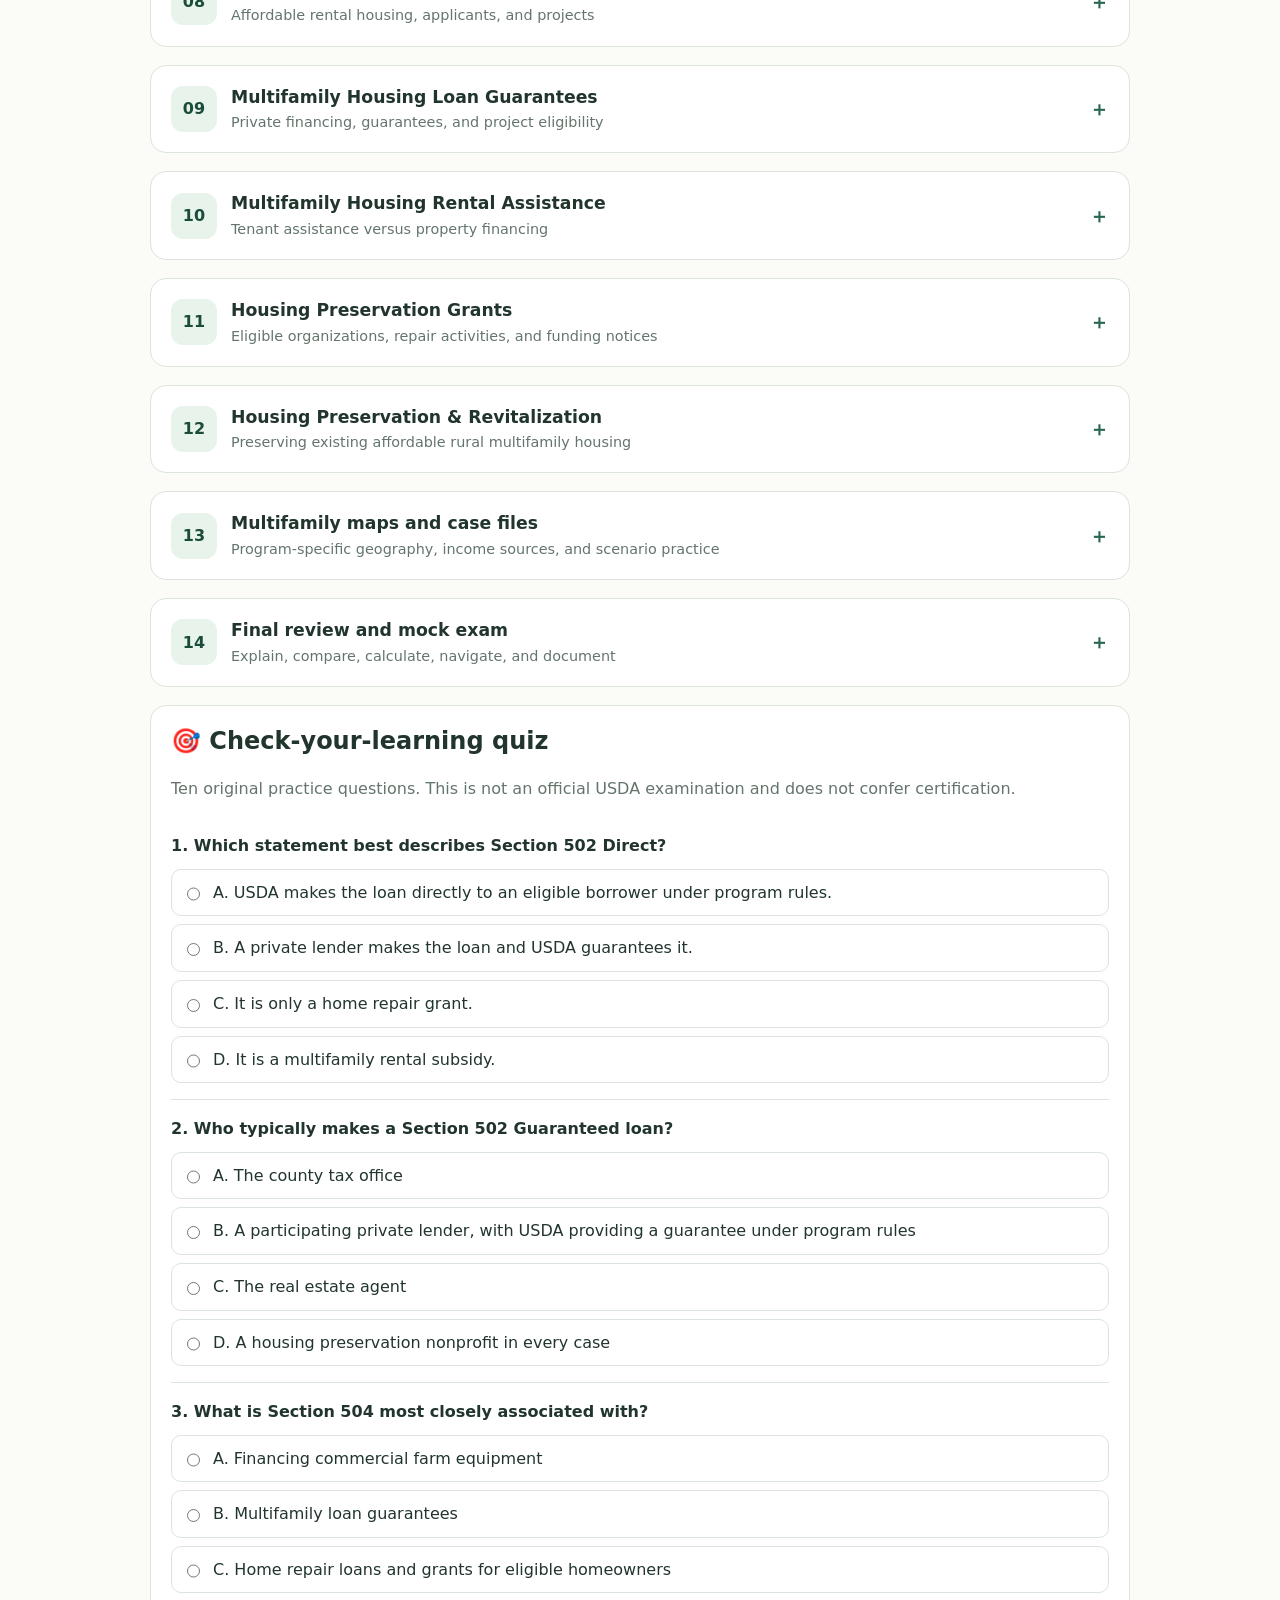
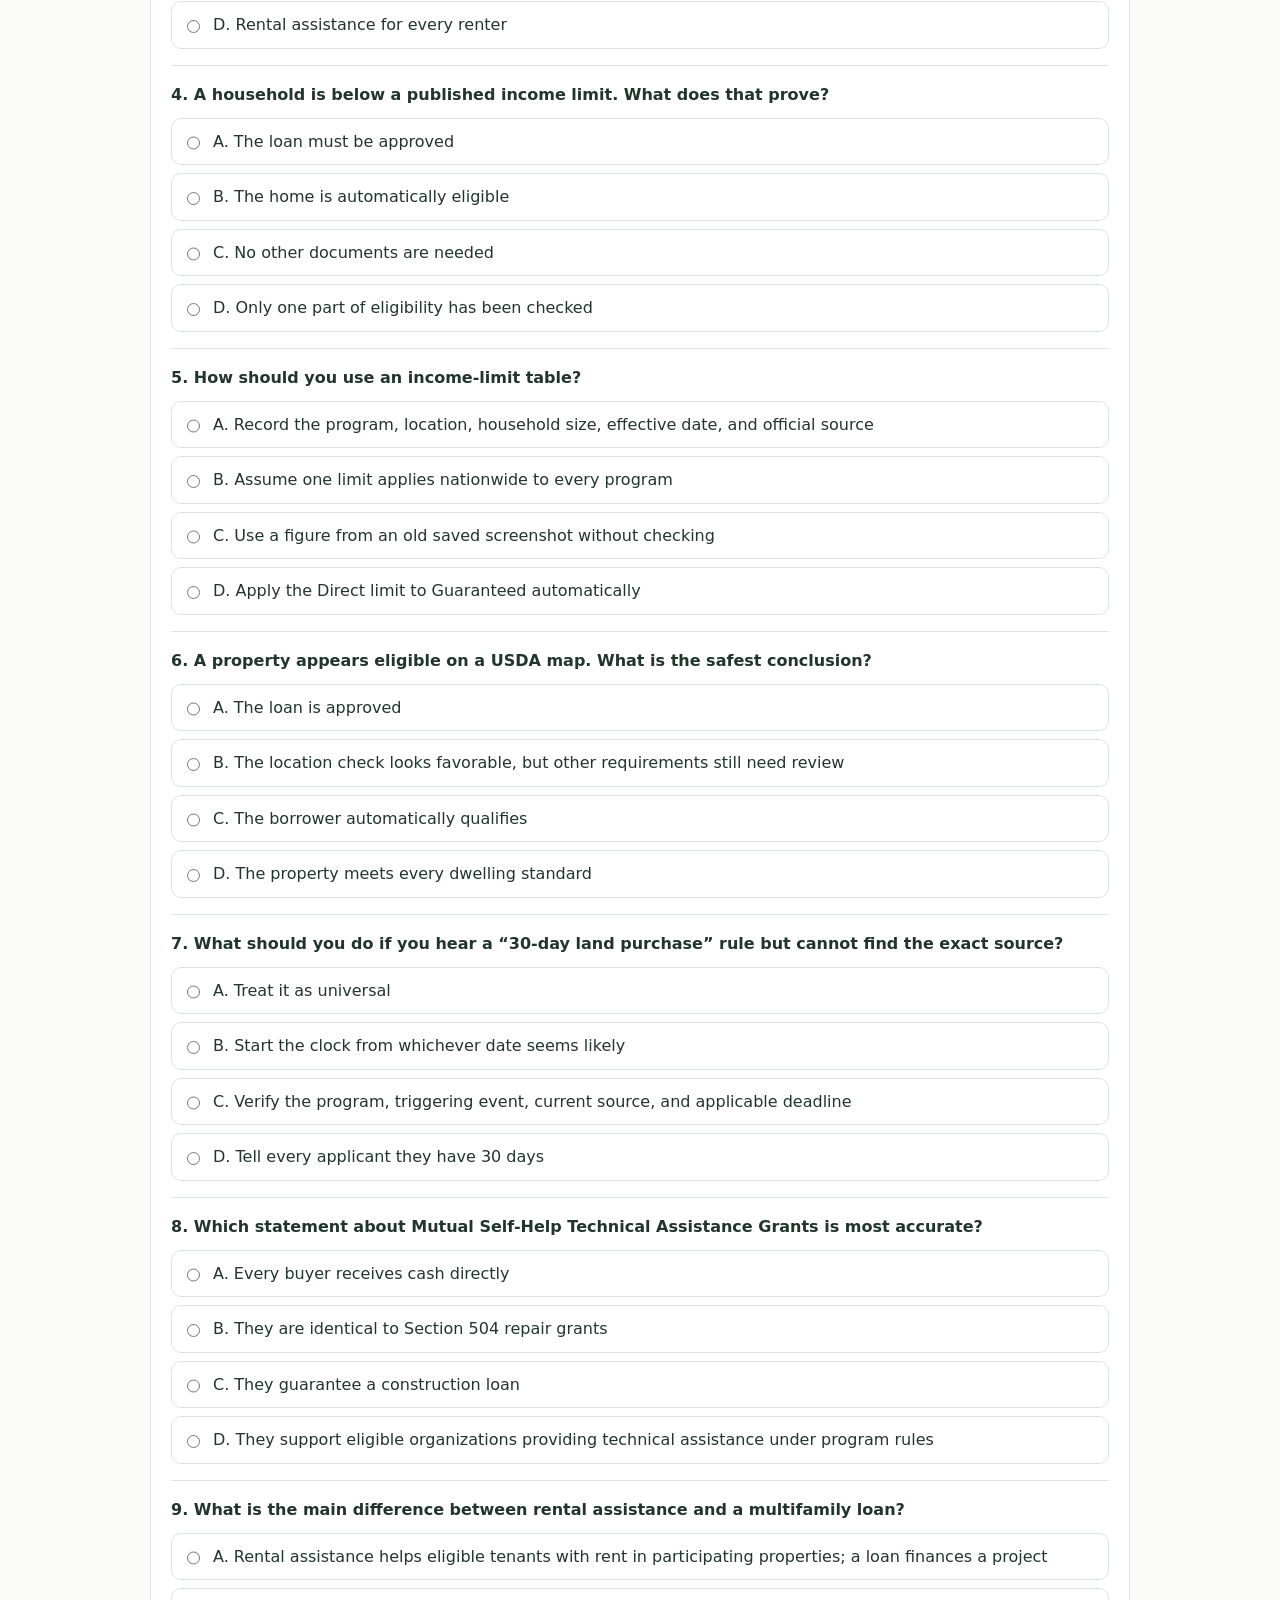
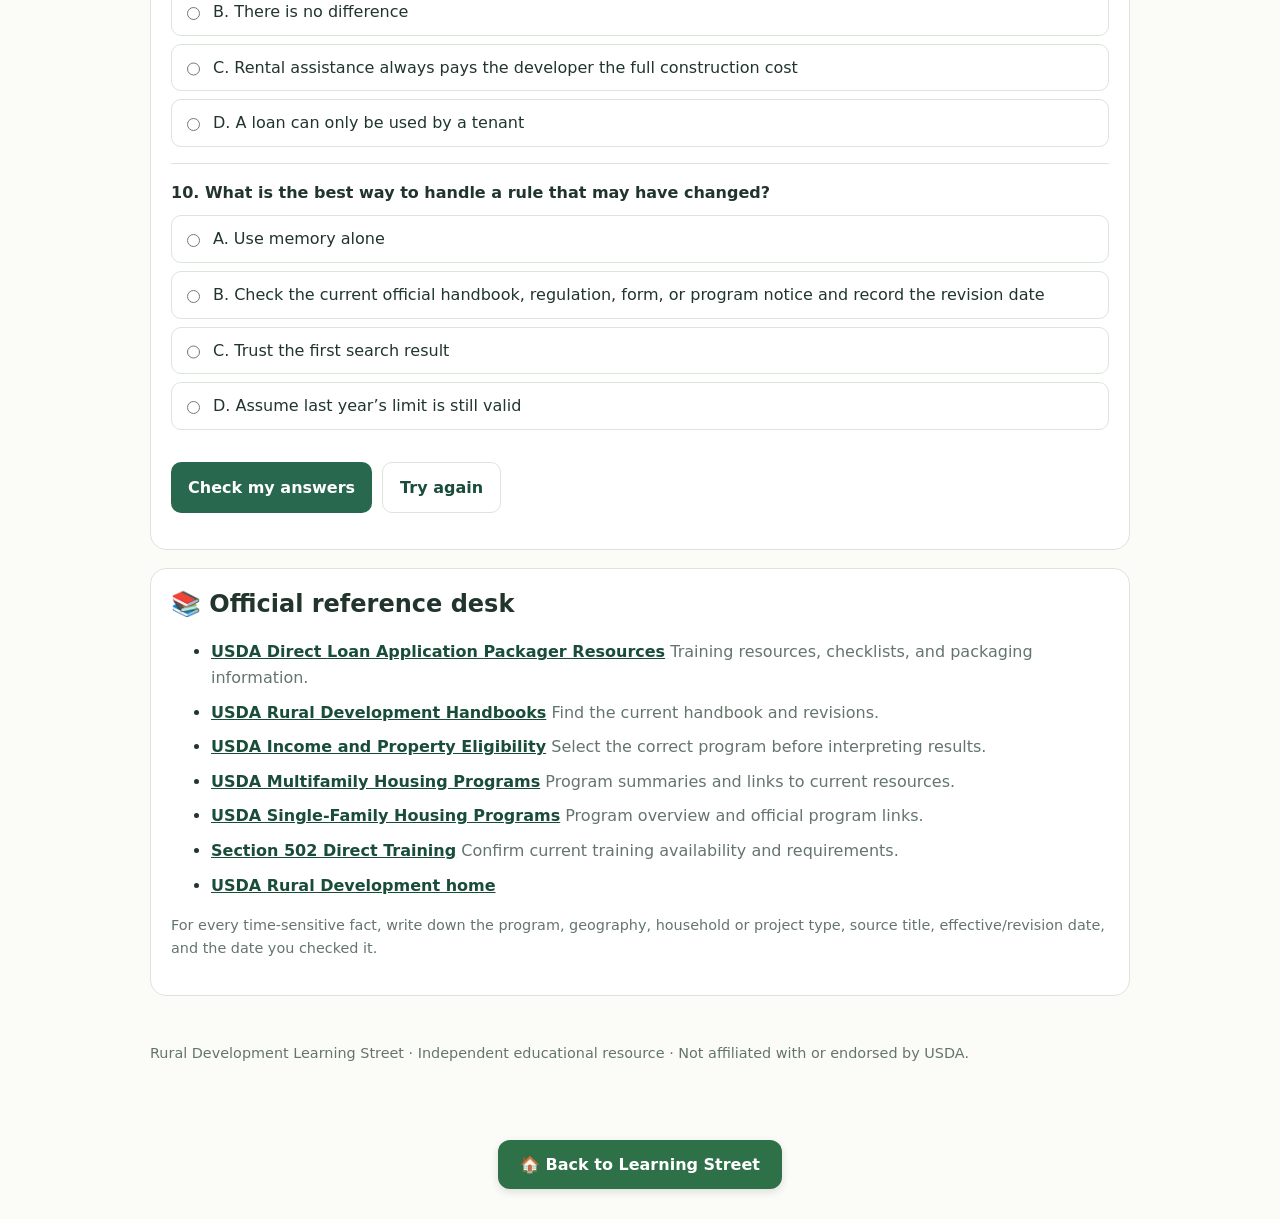
<file: 14day.html>
<!doctype html>
<html lang="en">
<head>
<meta charset="utf-8"><meta name="viewport" content="width=device-width,initial-scale=1">
<title>Learning Street: USDA Rural Development Housing Adventure</title>
<style>
:root{--green:#28684f;--dark:#194c39;--mint:#e8f4eb;--cream:#fffaf0;--line:#dce5dc;--ink:#21352d;--muted:#64756c;--gold:#efdda5}
*{box-sizing:border-box}html{scroll-behavior:smooth}body{margin:0;background:#fbfcf8;color:var(--ink);font:16px/1.6 system-ui,-apple-system,"Segoe UI",sans-serif}
header{padding:38px 20px;background:linear-gradient(135deg,#eaf5e9,#fdf8e9);border-bottom:1px solid var(--line)}.wrap{max-width:980px;width:calc(100% - 32px);margin:auto}h1{font-size:clamp(2rem,5vw,3rem);line-height:1.1;margin:8px 0}h2{line-height:1.25}.eyebrow{text-transform:uppercase;letter-spacing:.12em;font-size:.75rem;font-weight:800;color:var(--green);margin:0}.subtitle{font-size:1.1rem;max-width:760px}.notice,.panel,.day,.program,.quiz,.result{background:white;border:1px solid var(--line);border-radius:16px;padding:20px;margin:18px 0}.notice{background:#fff5d9;border-color:var(--gold)}.panel h2,.day h2{margin-top:0}.meta{display:flex;justify-content:space-between;gap:12px;flex-wrap:wrap;color:var(--muted);font-size:.9rem}.track{height:10px;background:#edf1eb;border-radius:20px;overflow:hidden;margin:12px 0}.track span{display:block;height:100%;width:0;background:var(--green);transition:width .2s}.grid{display:grid;grid-template-columns:repeat(auto-fit,minmax(220px,1fr));gap:12px}.tile{background:#f7faf5;border:1px solid var(--line);border-radius:13px;padding:14px}.tile strong{display:block;color:var(--dark)}.day{padding:0;overflow:hidden}.day summary{cursor:pointer;list-style:none;padding:18px 20px;display:flex;gap:14px;align-items:center}.day summary::-webkit-details-marker{display:none}.day summary:after{content:'＋';margin-left:auto;color:var(--green);font-size:1.25rem;font-weight:800}.day[open] summary:after{content:'−'}.num{display:grid;place-items:center;flex:0 0 46px;height:46px;border-radius:12px;background:var(--mint);color:var(--dark);font-weight:850}.day-title{font-weight:800;font-size:1.08rem}.day-sub{display:block;color:var(--muted);font-size:.9rem;font-weight:400}.day-body{padding:0 20px 20px;border-top:1px solid var(--line)}.day-body h3{font-size:1rem;margin:18px 0 6px}.day-body li{margin:5px 0}.done{display:flex;align-items:center;gap:9px;margin-top:18px;padding:12px;background:#f3f8f1;border-radius:10px;font-weight:700}.done input{width:18px;height:18px;accent-color:var(--green)}.tag{display:inline-block;background:var(--mint);color:var(--dark);border-radius:999px;padding:3px 9px;font-size:.78rem;font-weight:800}.program h3{margin:0 0 5px}.program p{margin:5px 0}.program-grid{display:grid;grid-template-columns:repeat(auto-fit,minmax(240px,1fr));gap:12px}.program{margin:0;padding:16px}.program small{color:var(--muted)}a{color:var(--dark);font-weight:650}.links li{margin:9px 0}.btn{font:inherit;font-weight:750;border:0;border-radius:10px;padding:12px 17px;cursor:pointer}.primary{background:var(--green);color:white}.secondary{background:white;border:1px solid var(--line);color:var(--dark)}.actions{display:flex;gap:10px;flex-wrap:wrap;margin:16px 0}.quiz-question{border-top:1px solid var(--line);padding:16px 0}.quiz-question:first-of-type{border-top:0}.options{display:grid;gap:8px;margin-top:10px}.opt{display:flex;gap:10px;padding:10px;border:1px solid var(--line);border-radius:10px;cursor:pointer}.opt:has(input:checked){background:#f0f8f1;border-color:var(--green)}input{accent-color:var(--green)}.feedback{padding:10px;border-radius:9px;margin-top:9px}.correct{background:#e8f4eb;color:#194c39}.wrong{background:#fff0e5;color:#81451f}.muted{color:var(--muted)}.hidden{display:none}.score{font-size:2rem;font-weight:850;color:var(--green)}footer{padding:28px 0 45px;color:var(--muted);font-size:.9rem}.small{font-size:.9rem}
@media(max-width:540px){header{padding:28px 0}.wrap{width:calc(100% - 22px)}.notice,.panel{padding:15px}.day summary{padding:14px}.day-body{padding:0 14px 16px}.num{flex-basis:40px;height:40px}}
@media print{header{padding:15px}.actions,.btn,.track{display:none!important}body{background:white}.day,.panel,.program{break-inside:avoid;box-shadow:none}.day{padding:0}.day:not([open]) .day-body{display:block}.wrap{width:100%}}
</style></head>
<body>
<header><div class="wrap"><p class="eyebrow">🏡 Rural Development Learning Street</p><h1>USDA Housing Adventure</h1><p class="subtitle"><strong>14-day interactive study guide</strong> for rural housing programs, income limits, property eligibility maps, land-purchase timing, and application packaging.</p><p>Meet the programs, practice the rules, and collect your learning badges one day at a time. 🎒</p></div></header>
<main class="wrap">
<section class="notice"><strong>Learning Street rule:</strong> This is an independent study aid, not an official USDA course or certification exam. Program rules, income limits, forms, and maps can change. Use current USDA guidance for exact requirements. The phrase “30-day land purchase options” needs to be matched to the specific rule or training material you were given, so this guide teaches you to verify the exact timing rather than assume every purchase has one universal 30-day rule.</section>
<section class="panel" aria-live="polite"><div class="meta"><span><strong>Your adventure dashboard</strong></span><span id="progressText">0 of 14 days complete</span></div><div class="track"><span id="progressFill"></span></div><p id="encouragement">Every expert starts by learning where the official rulebook lives.</p><div class="grid"><div class="tile"><strong>🏠 Single-Family Street</strong><span class="small">502 Direct, Guaranteed, 504, Mutual Self-Help</span></div><div class="tile"><strong>🏢 Multifamily Avenue</strong><span class="small">Loans, guarantees, rental assistance, preservation</span></div><div class="tile"><strong>🗺️ Map & Income Station</strong><span class="small">State limits, household size, eligible locations</span></div></div><div class="actions"><button class="btn secondary" id="resetProgress">Reset progress</button><button class="btn secondary" onclick="window.print()">Print study plan</button></div><p class="muted small">Progress is saved in this browser on this device. If you open the page on another device or browser, progress may not carry over.</p></section>
<h2>Meet the Learning Street neighbors</h2>
<div class="program-grid">
<article class="program"><span class="tag">Single-Family</span><h3>🏡 Section 502 Direct</h3><p>USDA makes the loan directly to an eligible borrower under program rules.</p><small>Remember: Direct = USDA is the lender.</small></article>
<article class="program"><span class="tag">Single-Family</span><h3>🏦 Section 502 Guaranteed</h3><p>A participating private lender makes the loan, with a USDA guarantee under program rules.</p><small>Remember: Guaranteed = lender + USDA guarantee.</small></article>
<article class="program"><span class="tag">Single-Family</span><h3>🛠️ Section 504 Home Repair</h3><p>Repair loans and grants for eligible homeowners, subject to program-specific rules.</p><small>Not the same as a home-purchase mortgage.</small></article>
<article class="program"><span class="tag">Single-Family</span><h3>🤝 Mutual Self-Help Technical Assistance</h3><p>Technical assistance grants support eligible organizations helping groups of families build homes through mutual self-help methods.</p><small>Check eligible applicants and current funding notices.</small></article>
<article class="program"><span class="tag">Multifamily</span><h3>🏢 Multifamily Direct Loans</h3><p>Financing for eligible affordable rural rental housing projects under the applicable program.</p><small>Project and applicant rules apply.</small></article>
<article class="program"><span class="tag">Multifamily</span><h3>🏗️ Multifamily Loan Guarantees</h3><p>USDA loan guarantees support eligible private financing for qualifying rural multifamily housing.</p><small>Understand the lender, borrower, and project roles.</small></article>
<article class="program"><span class="tag">Multifamily</span><h3>🔑 Rental Assistance</h3><p>Rental support helps eligible tenants in participating properties afford housing.</p><small>Distinguish tenant assistance from project financing.</small></article>
<article class="program"><span class="tag">Preservation</span><h3>🧰 Housing Preservation Grants</h3><p>Grant funding supports eligible organizations and entities undertaking qualifying housing repair or preservation activities.</p><small>Funding recipients and eligible uses are defined by the notice.</small></article>
<article class="program"><span class="tag">Preservation</span><h3>♻️ Housing Preservation & Revitalization</h3><p>Program tools can help preserve or revitalize eligible rural multifamily housing, including certain restructuring or rehabilitation needs.</p><small>Confirm current program availability and specific project eligibility.</small></article>
</div>
<h2>14 days on the street</h2><p class="muted">Open each day, complete the lesson, and check the box when you can explain the topic without reading your notes. The suggested daily study time is 90–120 minutes.</p>
<div id="days">
<details class="day" open><summary><span class="num">01</span><span><span class="day-title">Welcome to Rural Development</span><span class="day-sub">Agency roles, program families, and the big picture</span></span></summary><div class="day-body"><h3>Today's mission</h3><ul><li>Explain what USDA Rural Development does and how housing programs differ from farm lending through FSA.</li><li>Distinguish Single-Family Housing from Multifamily Housing.</li><li>Learn the difference between a program overview, a handbook, a regulation, and a current funding notice.</li></ul><h3>Memory hook</h3><p>Think of USDA Rural Development as a neighborhood with different doors. First identify the door, then read the rules for that door.</p><h3>Practice task</h3><p>Explain in 60 seconds who administers Section 502 Direct, who makes a Guaranteed loan, and why FSA is not the same office as Rural Development.</p><label class="done"><input type="checkbox" data-day="1"> Day 1 complete: I can explain the agency and program families.</label></div></details>
<details class="day"><summary><span class="num">02</span><span><span class="day-title">Section 502 Direct Home Loans</span><span class="day-sub">Borrower eligibility, income concepts, repayment, packaging</span></span></summary><div class="day-body"><h3>Today's mission</h3><ul><li>Learn the purpose of the program and its basic borrower and property eligibility categories.</li><li>Distinguish annual income, adjusted annual income, and repayment income. These are related but not interchangeable.</li><li>Identify the role of the packager and the role of USDA in final decisions.</li><li>Locate the current HB-1-3550 handbook and packaging resources.</li></ul><h3>Practice task</h3><p>Use a fictional household. List what you need to verify before saying whether the household appears eligible. Do not promise approval based on income alone.</p><label class="done"><input type="checkbox" data-day="2"> Day 2 complete: I can describe the Section 502 Direct process.</label></div></details>
<details class="day"><summary><span class="num">03</span><span><span class="day-title">Single-Family Housing Guaranteed Loans</span><span class="day-sub">Private lender role, USDA guarantee, program comparison</span></span></summary><div class="day-body"><h3>Today's mission</h3><ul><li>Explain who originates a Guaranteed loan and what USDA's guarantee means at a high level.</li><li>Compare Guaranteed with Direct without mixing their income limits or underwriting steps.</li><li>Learn to check the current Guaranteed program handbook and lender resources.</li></ul><h3>Memory hook</h3><p>Direct: USDA lends. Guaranteed: a participating lender lends, and USDA backs the loan under program rules.</p><h3>Practice task</h3><p>Make a two-column comparison of the Direct and Guaranteed programs using only current official sources.</p><label class="done"><input type="checkbox" data-day="3"> Day 3 complete: I can explain the lender and agency roles.</label></div></details>
<details class="day"><summary><span class="num">04</span><span><span class="day-title">Section 504 and Mutual Self-Help</span><span class="day-sub">Repair assistance and technical assistance grants</span></span></summary><div class="day-body"><h3>Today's mission</h3><ul><li>Describe the purpose of Section 504 Home Repair Loans and Grants and identify its separate eligibility requirements.</li><li>Explain that Mutual Self-Help Housing Technical Assistance Grants support eligible organizations providing technical assistance, not automatic grants to every homebuyer.</li><li>Find the current official program page and verify eligible uses and applicants.</li></ul><h3>Practice task</h3><p>Match each of three fictional needs to the program to research: buying a home, repairing an existing home, or an organization coordinating mutual self-help construction.</p><label class="done"><input type="checkbox" data-day="4"> Day 4 complete: I can distinguish purchase, repair, and technical assistance.</label></div></details>
<details class="day"><summary><span class="num">05</span><span><span class="day-title">Land purchase options and the 30-day question</span><span class="day-sub">Property selection, timelines, contracts, and documentation</span></span></summary><div class="day-body"><h3>Today's mission</h3><ul><li>Identify what your training material means by “land purchase options 30 days.” Do not assume it is a universal USDA rule without checking the exact context.</li><li>Review the current handbook, application checklist, and any official written instructions that describe timing, property selection, purchase agreements, or an option period.</li><li>Learn the difference between a real-estate contract's option period, a program's application timeline, and a USDA document or eligibility deadline.</li><li>Record the source title, section, revision date, and exact wording in your study notes.</li></ul><div class="notice"><strong>Rule-check checkpoint:</strong> A “30-day” phrase can refer to different processes. Before advising an applicant, verify which event starts the clock, what action is required, whether extensions exist, and which program the rule applies to.</div><h3>Practice task</h3><p>Create a timeline for a fictional buyer. Mark the date of each event and write a source beside every deadline. If you cannot verify a deadline, mark it “confirm with USDA,” not “rule.”</p><label class="done"><input type="checkbox" data-day="5"> Day 5 complete: I can verify a timeline rule instead of guessing.</label></div></details>
<details class="day"><summary><span class="num">06</span><span><span class="day-title">Income limits in all 50 states</span><span class="day-sub">State, county, household size, program, and fiscal year</span></span></summary><div class="day-body"><h3>Today's mission</h3><ul><li>Learn why there is no single nationwide income number that applies to every RD housing program.</li><li>Look up limits using the correct program, location, household size, and current effective date.</li><li>Separate income eligibility limits from the income calculation used to determine repayment or adjusted annual income.</li><li>Build a reference sheet with all 50 states as rows and columns for Direct, Guaranteed, and Multifamily sources, effective dates, and links. Fill values from official tables, not memory.</li></ul><h3>Practice task</h3><p>Pick Texas plus two other states. For each, identify the official source and write down the applicable program, household size, county or area, effective date, and limit. Then repeat for a different household size.</p><label class="done"><input type="checkbox" data-day="6"> Day 6 complete: I can find and document a current income limit.</label></div></details>
<details class="day"><summary><span class="num">07</span><span><span class="day-title">Single-family eligibility maps</span><span class="day-sub">Address checks and what a map result does not prove</span></span></summary><div class="day-body"><h3>Today's mission</h3><ul><li>Use the USDA eligibility site and choose the relevant Single-Family Housing program.</li><li>Test sample addresses and record the date and program selected.</li><li>Understand that area eligibility is only one part of a review. It does not guarantee borrower eligibility, dwelling eligibility, or loan approval.</li><li>Learn how to escalate ambiguous or borderline results to the appropriate USDA office.</li></ul><h3>Practice task</h3><p>Check three fictional or publicly listed addresses in different communities. Save the result and note exactly which program's map you used.</p><label class="done"><input type="checkbox" data-day="7"> Day 7 complete: I can run and explain a single-family area check.</label></div></details>
<details class="day"><summary><span class="num">08</span><span><span class="day-title">Multifamily Housing Direct Loans</span><span class="day-sub">Affordable rental housing, applicants, and projects</span></span></summary><div class="day-body"><h3>Today's mission</h3><ul><li>Explain the purpose of USDA Multifamily Housing Direct Loans.</li><li>Identify the types of applicants and rural rental housing projects described by the current program materials.</li><li>Distinguish project financing from rental assistance to tenants.</li><li>Find current program guidance, application materials, and funding announcements.</li></ul><h3>Practice task</h3><p>Write a one-paragraph overview of the program, then list three questions you would need answered before deciding whether a proposed property or applicant fits.</p><label class="done"><input type="checkbox" data-day="8"> Day 8 complete: I can explain the program's purpose and basic structure.</label></div></details>
<details class="day"><summary><span class="num">09</span><span><span class="day-title">Multifamily Housing Loan Guarantees</span><span class="day-sub">Private financing, guarantees, and project eligibility</span></span></summary><div class="day-body"><h3>Today's mission</h3><ul><li>Describe how the guarantee supports eligible private financing for qualifying rural multifamily housing.</li><li>Identify borrower, lender, project, and agency roles.</li><li>Compare the guarantee structure with Multifamily Direct Loans without assuming their eligibility rules are identical.</li></ul><h3>Practice task</h3><p>Draw a simple flow: applicant/project → lender → USDA guarantee review. Annotate the flow with questions that must be verified in current guidance.</p><label class="done"><input type="checkbox" data-day="9"> Day 9 complete: I can describe the roles in a guaranteed project.</label></div></details>
<details class="day"><summary><span class="num">10</span><span><span class="day-title">Multifamily Housing Rental Assistance</span><span class="day-sub">Tenant assistance versus property financing</span></span></summary><div class="day-body"><h3>Today's mission</h3><ul><li>Explain the purpose of Rental Assistance in participating rural rental properties.</li><li>Distinguish a tenant-focused subsidy from a loan or grant used to finance a building.</li><li>Learn where to verify participating-property, tenant, owner, and contract requirements.</li></ul><h3>Practice task</h3><p>Explain the difference between financing the building and helping an eligible tenant afford rent, using your own words.</p><label class="done"><input type="checkbox" data-day="10"> Day 10 complete: I can distinguish assistance to tenants from project finance.</label></div></details>
<details class="day"><summary><span class="num">11</span><span><span class="day-title">Housing Preservation Grants</span><span class="day-sub">Eligible organizations, repair activities, and funding notices</span></span></summary><div class="day-body"><h3>Today's mission</h3><ul><li>Learn the purpose of Housing Preservation Grants and the kinds of preservation or repair work the program supports.</li><li>Identify eligible applicants and eligible activities in the current notice.</li><li>Understand that these grants are not automatically direct grants to any individual homeowner.</li><li>Check whether funding is currently open and what match, reporting, or service-area conditions apply.</li></ul><h3>Practice task</h3><p>Review a current or archived official notice and extract applicant eligibility, eligible activities, deadlines, funding limits, and required attachments.</p><label class="done"><input type="checkbox" data-day="11"> Day 11 complete: I can read a preservation grant notice for its key rules.</label></div></details>
<details class="day"><summary><span class="num">12</span><span><span class="day-title">Housing Preservation & Revitalization</span><span class="day-sub">Preserving existing affordable rural multifamily housing</span></span></summary><div class="day-body"><h3>Today's mission</h3><ul><li>Understand the program's preservation and revitalization purpose and the kinds of eligible multifamily housing needs addressed.</li><li>Learn how restructuring, rehabilitation, and preservation differ from financing a brand-new single-family purchase.</li><li>Verify current program availability, eligible borrowers, property requirements, and application routes.</li></ul><h3>Practice task</h3><p>Compare a proposed repair of an existing rural rental property with a family's purchase of a single-family home. Explain why they should not be routed to the same program by default.</p><label class="done"><input type="checkbox" data-day="12"> Day 12 complete: I can explain the preservation focus.</label></div></details>
<details class="day"><summary><span class="num">13</span><span><span class="day-title">Multifamily maps and case files</span><span class="day-sub">Program-specific geography, income sources, and scenario practice</span></span></summary><div class="day-body"><h3>Today's mission</h3><ul><li>Find the appropriate Multifamily Housing geographic eligibility information and distinguish it from Single-Family map tools.</li><li>Practice tracing a multifamily program from its overview to its current handbook, regulation, and funding notice.</li><li>Review a fictional project and list missing applicant, property, financial, and documentation details.</li></ul><h3>Practice task</h3><p>Prepare a one-page case note: program considered, source links, date checked, what appears to fit, what remains unknown, and who should confirm the unresolved points.</p><label class="done"><input type="checkbox" data-day="13"> Day 13 complete: I can research a multifamily scenario without mixing program rules.</label></div></details>
<details class="day"><summary><span class="num">14</span><span><span class="day-title">Final review and mock exam</span><span class="day-sub">Explain, compare, calculate, navigate, and document</span></span></summary><div class="day-body"><h3>Today's mission</h3><ul><li>Review all nine listed housing programs and describe each in one or two sentences.</li><li>Complete the quiz below without notes, then review every explanation.</li><li>Demonstrate that you can find a current income limit, check the correct eligibility map, and locate official guidance.</li><li>Identify any formal training, examination, intermediary, or authorization requirements that remain before you can work as a packager.</li></ul><h3>Ready-to-advance checklist</h3><ul><li>Can I tell Direct from Guaranteed?</li><li>Can I find, date, and cite the correct income limit?</li><li>Can I explain what an eligibility map does and does not establish?</li><li>Can I distinguish home purchase, home repair, multifamily financing, rental assistance, and preservation?</li><li>Can I verify the 30-day rule from the applicable current source?</li></ul><label class="done"><input type="checkbox" data-day="14"> Day 14 complete: I can explain the core curriculum and know what to verify.</label></div></details>
</div>
<section class="panel"><h2>🎯 Check-your-learning quiz</h2><p class="muted">Ten original practice questions. This is not an official USDA examination and does not confer certification.</p><div id="quiz"></div><div class="actions"><button class="btn primary" id="grade">Check my answers</button><button class="btn secondary" id="retake">Try again</button></div><div id="quizResult" class="result hidden" aria-live="polite"></div></section>
<section class="panel"><h2>📚 Official reference desk</h2><ul class="links">
<li><a href="https://www.rd.usda.gov/programs-services/services/direct-loan-application-packagers" target="_blank" rel="noopener">USDA Direct Loan Application Packager Resources</a> <span class="muted">Training resources, checklists, and packaging information.</span></li>
<li><a href="https://www.rd.usda.gov/resources/directives/handbooks" target="_blank" rel="noopener">USDA Rural Development Handbooks</a> <span class="muted">Find the current handbook and revisions.</span></li>
<li><a href="https://eligibility.sc.egov.usda.gov/eligibility/welcomeAction.do" target="_blank" rel="noopener">USDA Income and Property Eligibility</a> <span class="muted">Select the correct program before interpreting results.</span></li>
<li><a href="https://www.rd.usda.gov/programs-services/all-programs/multi-family-housing-programs" target="_blank" rel="noopener">USDA Multifamily Housing Programs</a> <span class="muted">Program summaries and links to current resources.</span></li>
<li><a href="https://www.rd.usda.gov/programs-services/single-family-housing-programs" target="_blank" rel="noopener">USDA Single-Family Housing Programs</a> <span class="muted">Program overview and official program links.</span></li>
<li><a href="https://www.usda502directtraining.org/" target="_blank" rel="noopener">Section 502 Direct Training</a> <span class="muted">Confirm current training availability and requirements.</span></li>
<li><a href="https://www.rd.usda.gov/" target="_blank" rel="noopener">USDA Rural Development home</a></li>
</ul><p class="muted small">For every time-sensitive fact, write down the program, geography, household or project type, source title, effective/revision date, and the date you checked it.</p></section>
</main><footer class="wrap">Rural Development Learning Street · Independent educational resource · Not affiliated with or endorsed by USDA.</footer>
<script>
const dayChecks=[...document.querySelectorAll('[data-day]')];
const encouragements=['Every expert starts by learning where the official rulebook lives.','One day at a time. You are building a real reference skill.','Look it up, date it, document it. That is professional muscle.','Fourteen small steps make a sturdy knowledge bridge.'];
function refreshProgress(){let n=dayChecks.filter(x=>x.checked).length;document.getElementById('progressText').textContent=`${n} of 14 days complete`;document.getElementById('progressFill').style.width=(n/14*100)+'%';document.getElementById('encouragement').textContent=n===14?'🎉 All 14 days checked off. Review your quiz and verify any remaining weak spots.':encouragements[n%encouragements.length];try{localStorage.setItem('learningStreetRD14',JSON.stringify(dayChecks.filter(x=>x.checked).map(x=>x.dataset.day)))}catch(e){}}
try{const saved=JSON.parse(localStorage.getItem('learningStreetRD14')||'[]');dayChecks.forEach(x=>x.checked=saved.includes(x.dataset.day))}catch(e){}dayChecks.forEach(x=>x.addEventListener('change',refreshProgress));refreshProgress();
document.getElementById('resetProgress').addEventListener('click',()=>{if(confirm('Reset all 14 days of saved progress?')){dayChecks.forEach(x=>x.checked=false);refreshProgress()}});
const questions=[
{q:'Which statement best describes Section 502 Direct?',o:['USDA makes the loan directly to an eligible borrower under program rules.','A private lender makes the loan and USDA guarantees it.','It is only a home repair grant.','It is a multifamily rental subsidy.'],a:0,e:'Direct loans are made by USDA to eligible borrowers. Guaranteed loans use participating private lenders.'},
{q:'Who typically makes a Section 502 Guaranteed loan?',o:['The county tax office','A participating private lender, with USDA providing a guarantee under program rules','The real estate agent','A housing preservation nonprofit in every case'],a:1,e:'The lender makes the loan; USDA provides the guarantee subject to program requirements.'},
{q:'What is Section 504 most closely associated with?',o:['Financing commercial farm equipment','Multifamily loan guarantees','Home repair loans and grants for eligible homeowners','Rental assistance for every renter'],a:2,e:'Section 504 is a home repair assistance program with its own eligibility rules.'},
{q:'A household is below a published income limit. What does that prove?',o:['The loan must be approved','The home is automatically eligible','No other documents are needed','Only one part of eligibility has been checked'],a:3,e:'Income is only one part of the review. Other borrower, property, repayment, and program rules still apply.'},
{q:'How should you use an income-limit table?',o:['Record the program, location, household size, effective date, and official source','Assume one limit applies nationwide to every program','Use a figure from an old saved screenshot without checking','Apply the Direct limit to Guaranteed automatically'],a:0,e:'Limits vary by program and geography and may change. Record the context and date.'},
{q:'A property appears eligible on a USDA map. What is the safest conclusion?',o:['The loan is approved','The location check looks favorable, but other requirements still need review','The borrower automatically qualifies','The property meets every dwelling standard'],a:1,e:'An area map is not a full borrower, property, or loan approval.'},
{q:'What should you do if you hear a “30-day land purchase” rule but cannot find the exact source?',o:['Treat it as universal','Start the clock from whichever date seems likely','Verify the program, triggering event, current source, and applicable deadline','Tell every applicant they have 30 days'],a:2,e:'The phrase may refer to different processes. Verify exact wording and applicability before advising someone.'},
{q:'Which statement about Mutual Self-Help Technical Assistance Grants is most accurate?',o:['Every buyer receives cash directly','They are identical to Section 504 repair grants','They guarantee a construction loan','They support eligible organizations providing technical assistance under program rules'],a:3,e:'The program supports technical assistance through eligible organizations; it is not an automatic direct grant to each buyer.'},
{q:'What is the main difference between rental assistance and a multifamily loan?',o:['Rental assistance helps eligible tenants with rent in participating properties; a loan finances a project','There is no difference','Rental assistance always pays the developer the full construction cost','A loan can only be used by a tenant'],a:0,e:'Tenant assistance and project financing are distinct tools with different rules.'},
{q:'What is the best way to handle a rule that may have changed?',o:['Use memory alone','Check the current official handbook, regulation, form, or program notice and record the revision date','Trust the first search result','Assume last year’s limit is still valid'],a:1,e:'Current official guidance is the authority. Record the version and date checked.'}
];
const quiz=document.getElementById('quiz');questions.forEach((q,i)=>{const d=document.createElement('div');d.className='quiz-question';d.innerHTML=`<strong>${i+1}. ${q.q}</strong><div class="options">${q.o.map((o,j)=>`<label class="opt"><input type="radio" name="q${i}" value="${j}"><span>${String.fromCharCode(65+j)}. ${o}</span></label>`).join('')}</div><div class="feedback hidden" id="f${i}"></div>`;quiz.appendChild(d)});
document.getElementById('grade').addEventListener('click',()=>{let score=0,answered=0;questions.forEach((q,i)=>{const sel=document.querySelector(`input[name="q${i}"]:checked`);const f=document.getElementById('f'+i);f.classList.remove('hidden','correct','wrong');if(sel){answered++;if(Number(sel.value)===q.a){score++;f.classList.add('correct');f.innerHTML='<strong>Correct.</strong> '+q.e}else{f.classList.add('wrong');f.innerHTML='<strong>Review.</strong> '+q.e}}else{f.classList.add('wrong');f.innerHTML='<strong>Not answered.</strong> '+q.e}});const r=document.getElementById('quizResult');r.classList.remove('hidden');r.innerHTML=`<div class="score">${score} / ${questions.length}</div><p>You answered ${answered} of ${questions.length} questions.</p><p>${score>=9?'Excellent review score. Keep checking the official sources for current details.':score>=7?'Good progress. Revisit the explanations for missed questions, then try again.':'Keep learning. Review the matching day lessons and retry the quiz.'}</p><p class="muted small">This is a learning check, not an official USDA exam or proof of certification.</p>`;r.scrollIntoView({behavior:'smooth',block:'center'})});
document.getElementById('retake').addEventListener('click',()=>{questions.forEach((q,i)=>{document.querySelectorAll(`input[name="q${i}"]`).forEach(x=>x.checked=false);const f=document.getElementById('f'+i);f.className='feedback hidden';f.textContent=''});const r=document.getElementById('quizResult');r.classList.add('hidden');r.textContent='';window.scrollTo({top:quiz.offsetTop,behavior:'smooth'})});
</script></body></html>

<div class="home-navigation">
  <a href="index.html" class="home-button">
    🏠 Back to Learning Street
  </a>
</div>

<style>
  .home-navigation {
    text-align: center;
    margin: 20px auto;
    padding: 10px;
  }

  .home-button {
    display: inline-block;
    padding: 12px 22px;
    background: #2e7048;
    color: #ffffff;
    text-decoration: none;
    font-weight: bold;
    border-radius: 12px;
    box-shadow: 0 3px 8px rgba(0, 0, 0, 0.12);
    transition: background 0.2s, transform 0.2s;
  }

  .home-button:hover {
    background: #205437;
    transform: translateY(-2px);
  }

  .home-button:focus-visible {
    outline: 3px solid #f4c542;
    outline-offset: 4px;
  }
</style>
</file>
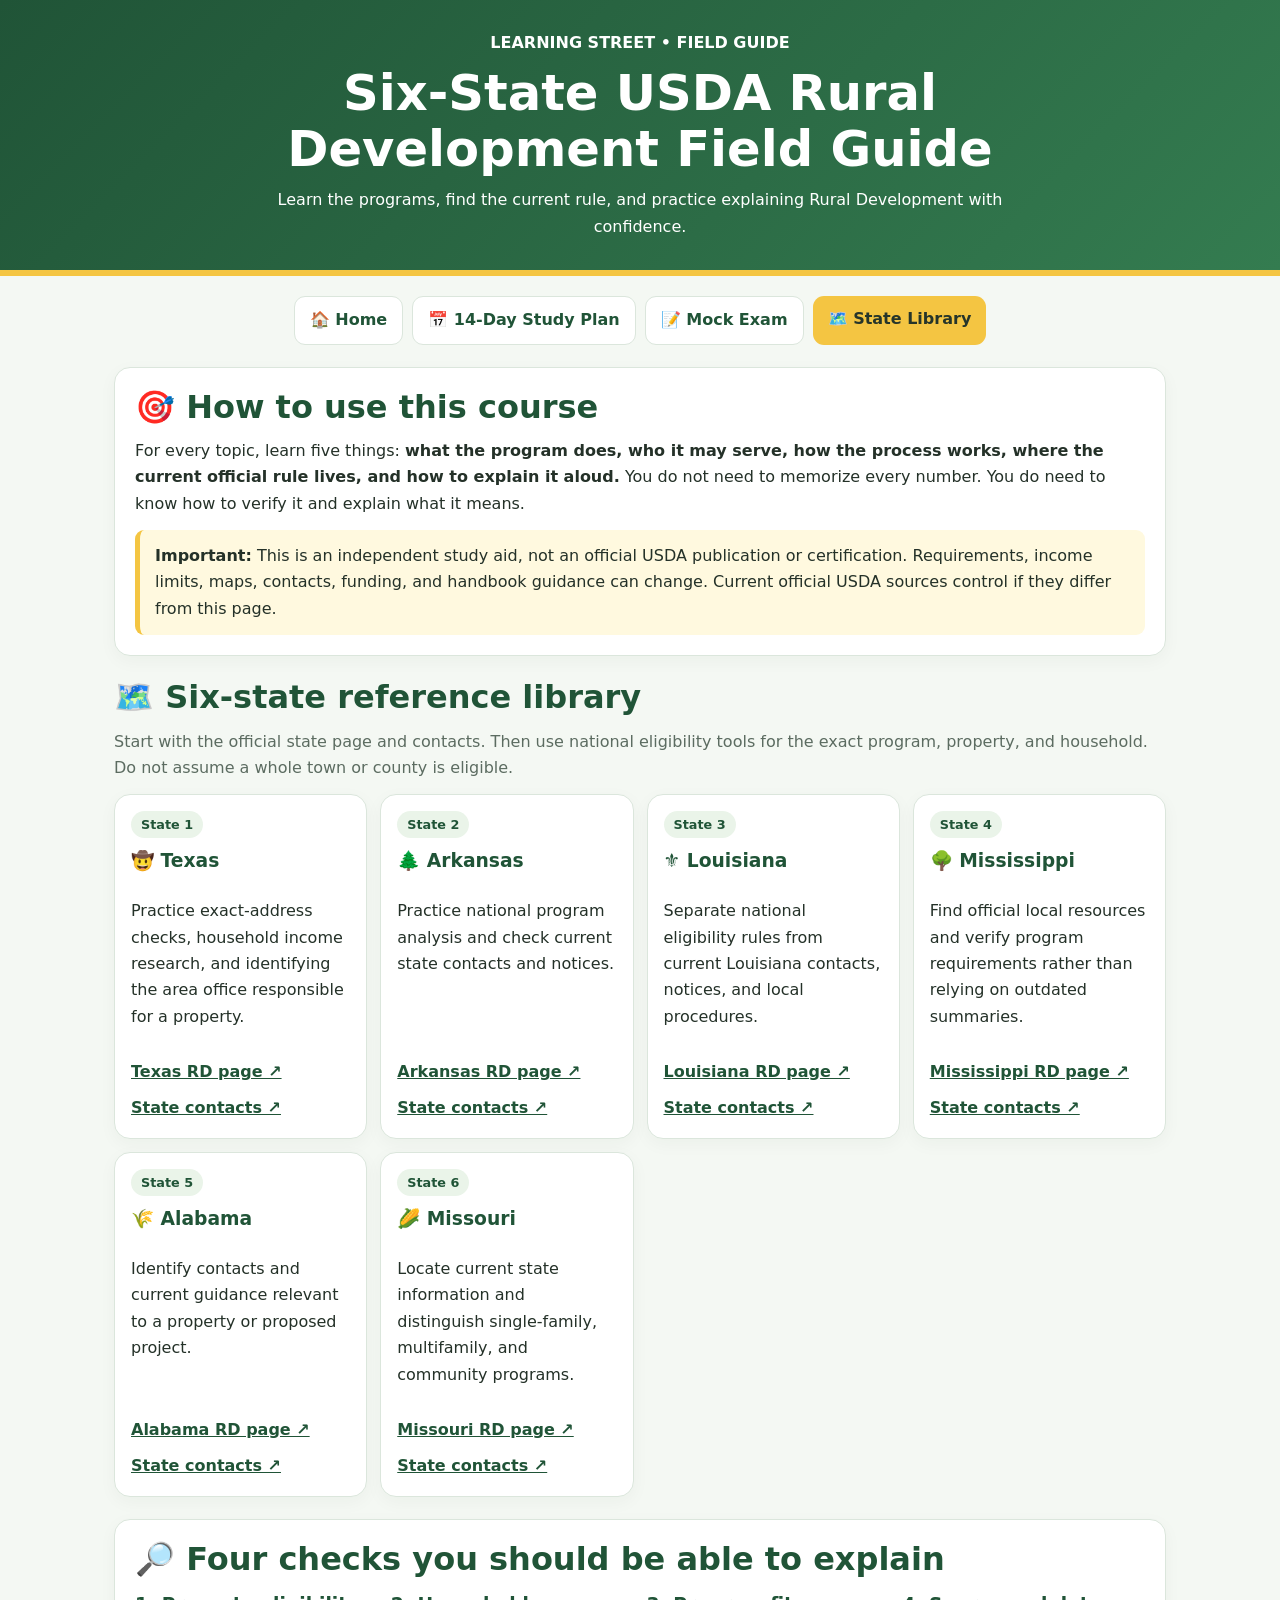
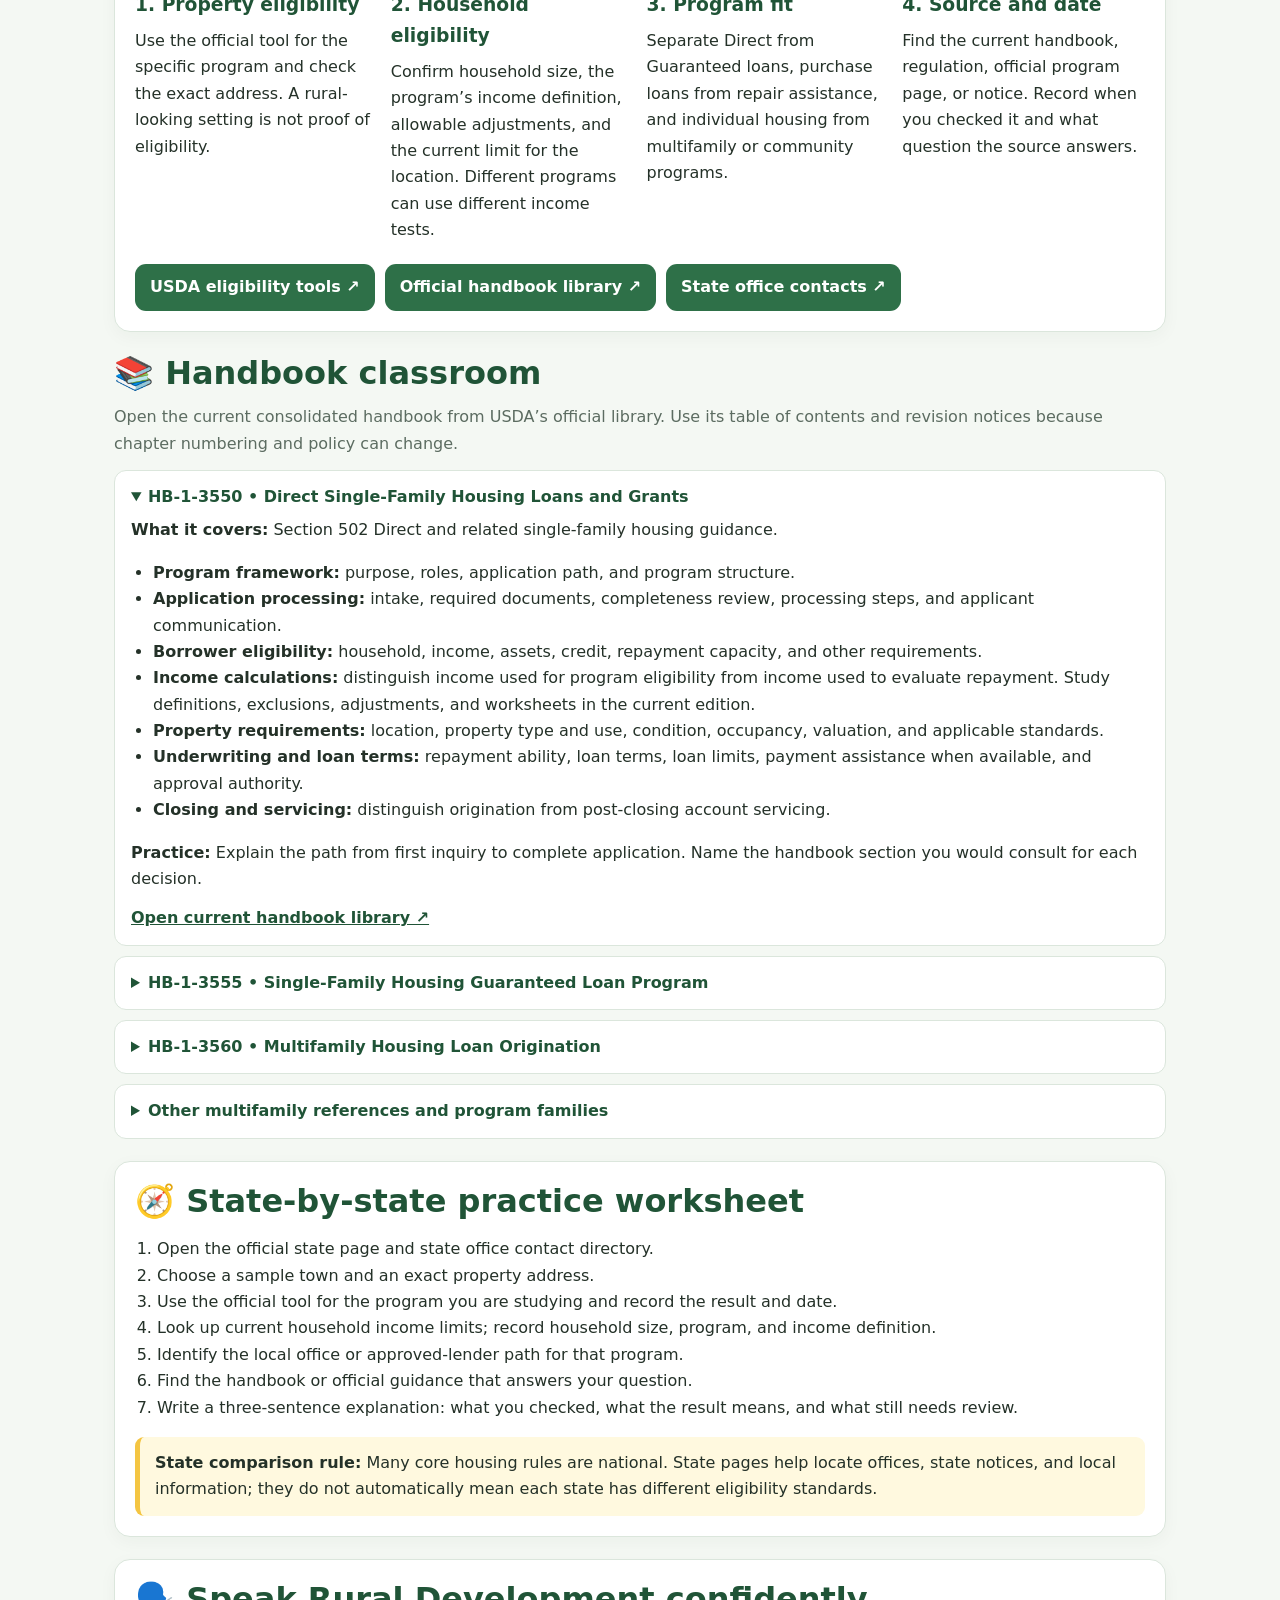
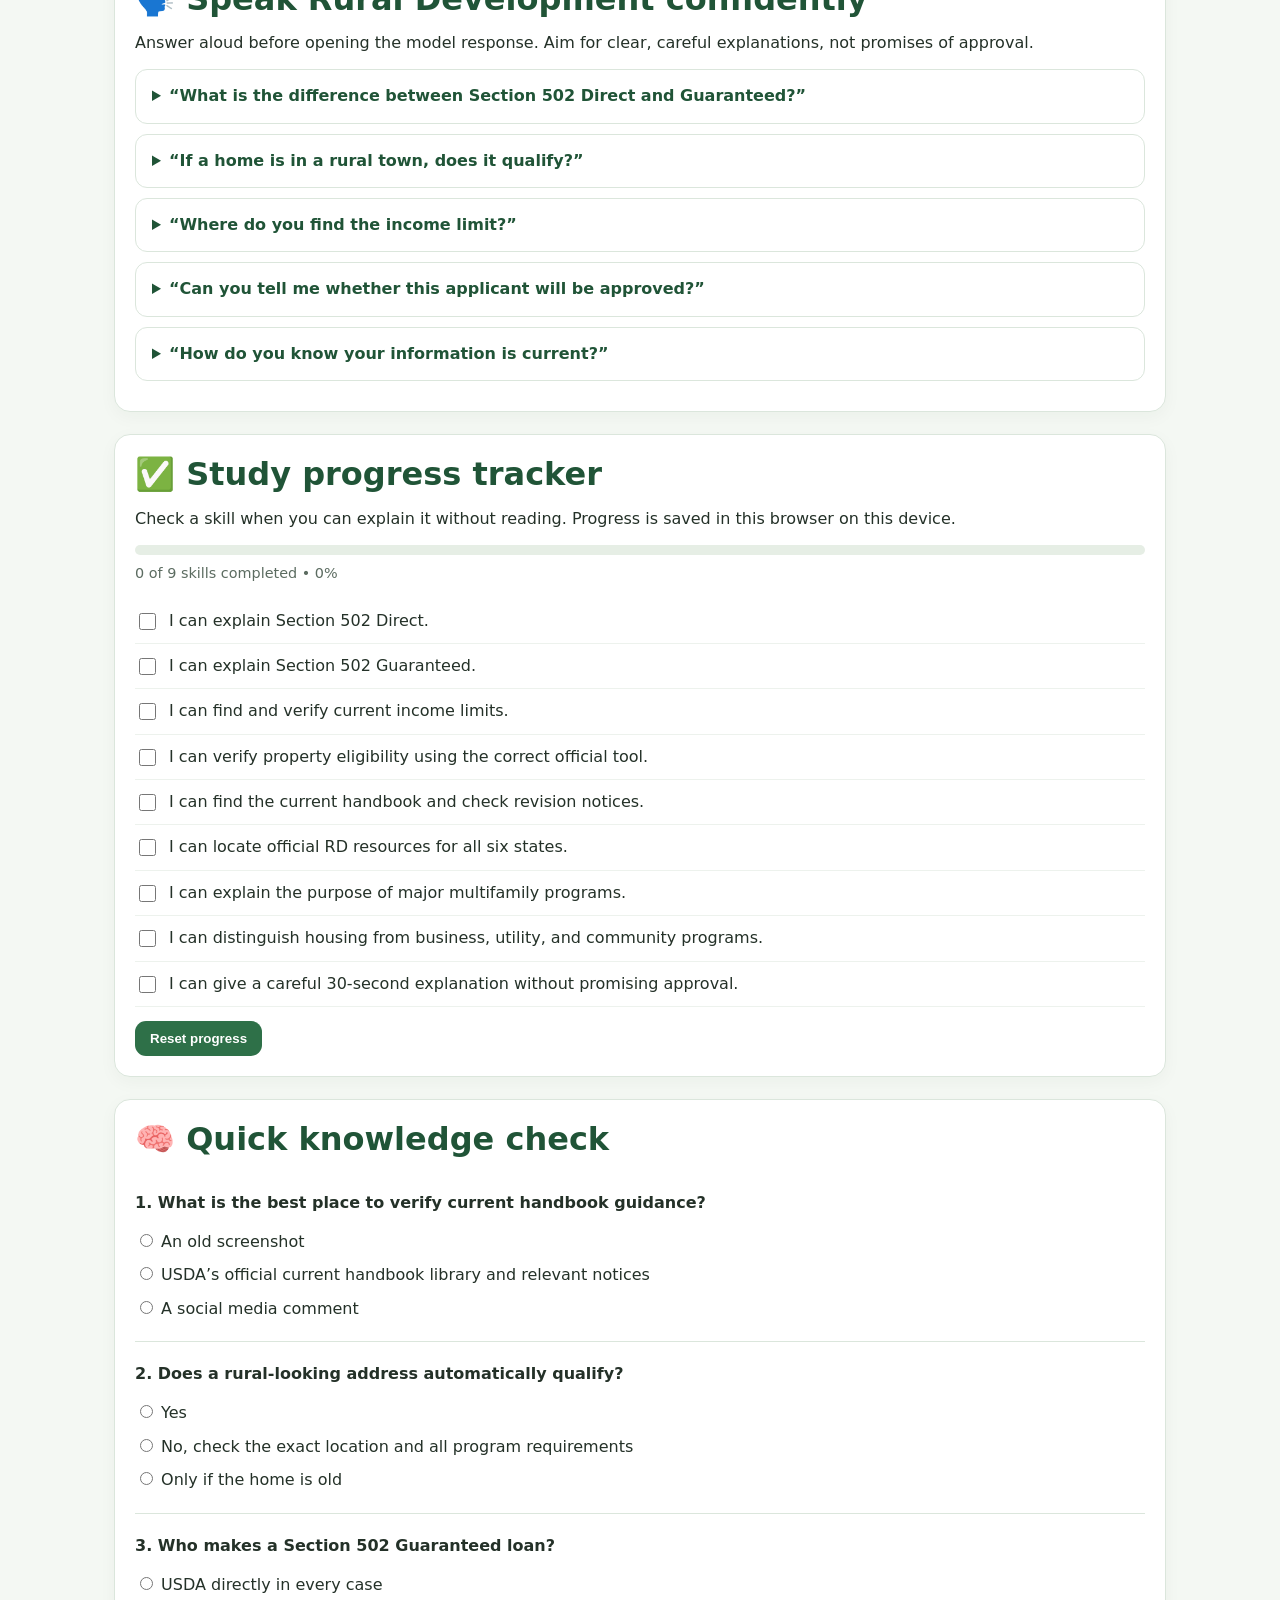
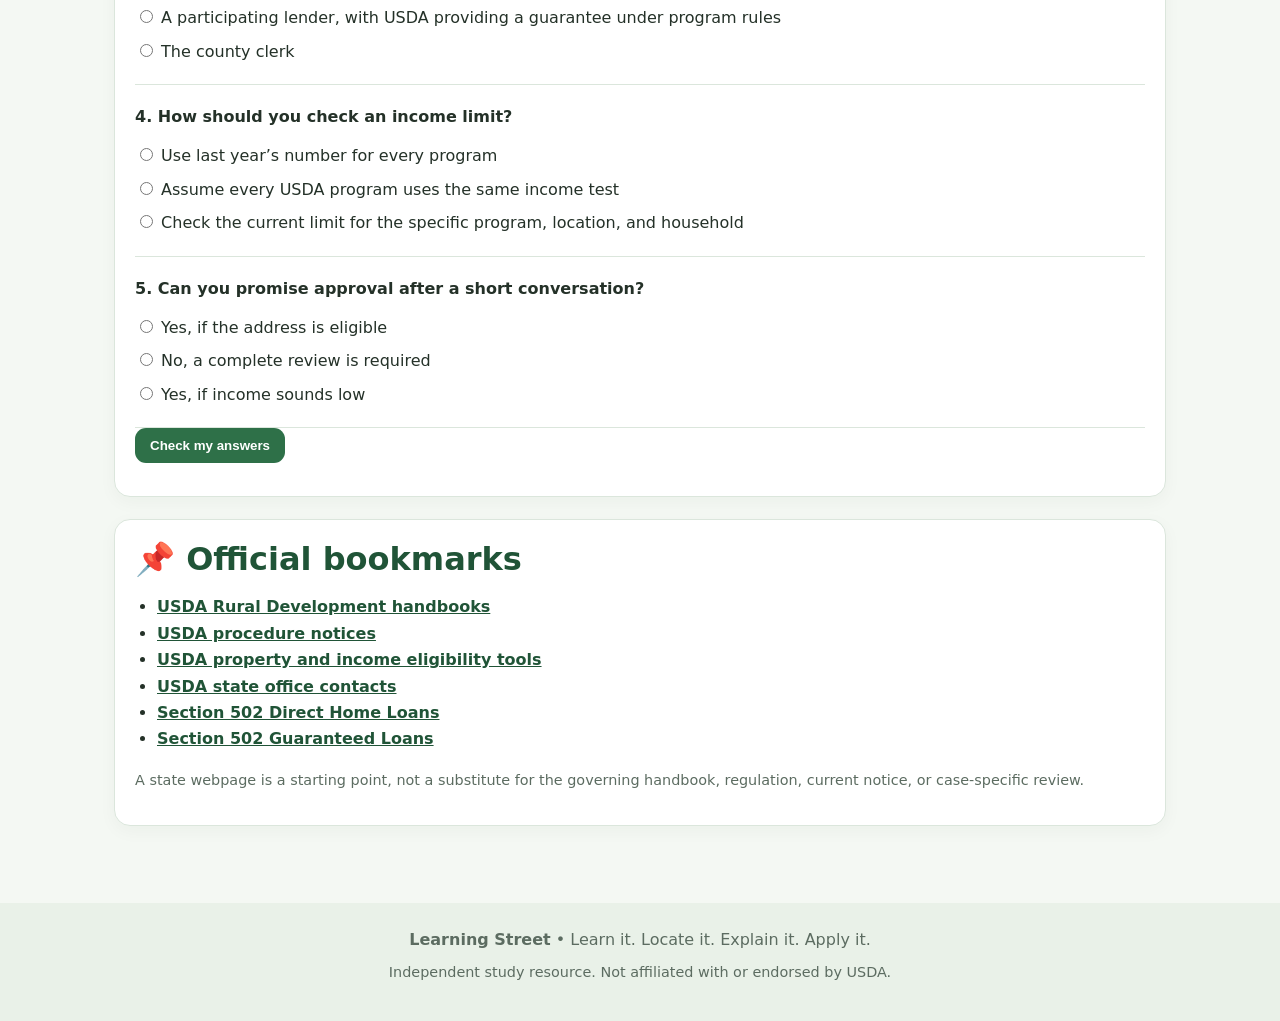
<file: 6-state.html>
<!doctype html>
<html lang="en"><head><meta charset="utf-8"><meta name="viewport" content="width=device-width,initial-scale=1">
<title>Learning Street | Six-State USDA Rural Development Field Guide</title>
<style>
:root{--g:#2e7048;--d:#205437;--gold:#f4c542;--bg:#f4f8f3;--ink:#243128;--line:#dbe6dc}
*{box-sizing:border-box}body{margin:0;background:var(--bg);color:var(--ink);font:16px/1.65 system-ui,Arial,sans-serif}
header{background:linear-gradient(135deg,#205437,#347c50);color:white;text-align:center;padding:30px 18px;border-bottom:6px solid var(--gold)}
h1{font-size:clamp(2rem,5vw,3.1rem);line-height:1.12;margin:10px auto;max-width:900px}header p{max-width:760px;margin:auto}
main{max-width:1080px;margin:auto;padding:20px 14px 55px}nav{display:flex;flex-wrap:wrap;justify-content:center;gap:9px;margin-bottom:22px}
.btn{display:inline-block;background:var(--g);color:white!important;text-decoration:none;padding:10px 15px;border-radius:11px;font-weight:800;border:0;cursor:pointer}.light{background:white;color:var(--d)!important;border:1px solid var(--line)}.gold{background:var(--gold);color:#26352a!important}
.panel,.card{background:white;border:1px solid var(--line);border-radius:16px;padding:20px;box-shadow:0 5px 18px #16351b0a}section{margin:22px 0;scroll-margin-top:12px}h2{color:var(--d);font-size:clamp(1.4rem,3vw,2rem);line-height:1.2;margin:0 0 12px}h3{color:var(--d);margin:0 0 6px}p{margin:.45rem 0 .8rem}.muted,.small{color:#5c6c61}.small{font-size:.9rem}
.grid{display:grid;grid-template-columns:repeat(auto-fit,minmax(235px,1fr));gap:13px}.card{display:flex;flex-direction:column;gap:8px;padding:16px}.card a,.panel a,details a{color:var(--d);font-weight:750}.links{display:flex;flex-wrap:wrap;gap:10px;margin-top:auto;padding-top:8px}.pill{background:#eaf4e9;color:var(--d);border-radius:99px;padding:3px 10px;font-size:.8rem;font-weight:800;width:max-content}
.callout{border-left:5px solid var(--gold);background:#fff9df;border-radius:9px;padding:13px 15px}details{background:white;border:1px solid var(--line);border-radius:12px;padding:13px 16px;margin:10px 0}summary{cursor:pointer;color:var(--d);font-weight:800}ul,ol{padding-left:22px}
.checklist label{display:flex;gap:10px;padding:9px 0;border-bottom:1px solid #edf2ed;cursor:pointer}.checklist input{accent-color:var(--g);width:17px;height:17px;margin-top:5px;flex:none}.track{height:10px;background:#e6eee5;border-radius:99px;overflow:hidden}.fill{height:100%;width:0;background:var(--g)}.quiz-q{padding:12px 0;border-bottom:1px solid var(--line)}.quiz-q p{font-weight:800}.quiz-q label{display:block;margin:7px 0;cursor:pointer}input[type=radio]{accent-color:var(--g)}footer{text-align:center;padding:24px;background:#e9f1e8;color:#5c6c61}
@media(max-width:560px){main{padding:14px 10px 40px}.panel{padding:15px}.btn{font-size:.9rem;padding:9px 12px}}
</style></head><body>
<header><div><strong>LEARNING STREET • FIELD GUIDE</strong></div><h1>Six-State USDA Rural Development Field Guide</h1><p>Learn the programs, find the current rule, and practice explaining Rural Development with confidence.</p></header>
<main>
<nav><a class="btn light" href="index.html">🏠 Home</a><a class="btn light" href="14day.html">📅 14-Day Study Plan</a><a class="btn light" href="mock-certification-exam.html">📝 Mock Exam</a><a class="btn gold" href="#states">🗺️ State Library</a></nav>
<section class="panel"><h2>🎯 How to use this course</h2><p>For every topic, learn five things: <b>what the program does, who it may serve, how the process works, where the current official rule lives, and how to explain it aloud.</b> You do not need to memorize every number. You do need to know how to verify it and explain what it means.</p><div class="callout"><b>Important:</b> This is an independent study aid, not an official USDA publication or certification. Requirements, income limits, maps, contacts, funding, and handbook guidance can change. Current official USDA sources control if they differ from this page.</div></section>

<section id="states"><h2>🗺️ Six-state reference library</h2><p class="muted">Start with the official state page and contacts. Then use national eligibility tools for the exact program, property, and household. Do not assume a whole town or county is eligible.</p><div class="grid">
<article class="card"><span class="pill">State 1</span><h3>🤠 Texas</h3><p>Practice exact-address checks, household income research, and identifying the area office responsible for a property.</p><div class="links"><a href="https://www.rd.usda.gov/tx" target="_blank" rel="noopener">Texas RD page ↗</a><a href="https://www.rd.usda.gov/contact-us/state-office-contacts" target="_blank" rel="noopener">State contacts ↗</a></div></article>
<article class="card"><span class="pill">State 2</span><h3>🌲 Arkansas</h3><p>Practice national program analysis and check current state contacts and notices.</p><div class="links"><a href="https://www.rd.usda.gov/ar" target="_blank" rel="noopener">Arkansas RD page ↗</a><a href="https://www.rd.usda.gov/contact-us/state-office-contacts" target="_blank" rel="noopener">State contacts ↗</a></div></article>
<article class="card"><span class="pill">State 3</span><h3>⚜️ Louisiana</h3><p>Separate national eligibility rules from current Louisiana contacts, notices, and local procedures.</p><div class="links"><a href="https://www.rd.usda.gov/la" target="_blank" rel="noopener">Louisiana RD page ↗</a><a href="https://www.rd.usda.gov/contact-us/state-office-contacts" target="_blank" rel="noopener">State contacts ↗</a></div></article>
<article class="card"><span class="pill">State 4</span><h3>🌳 Mississippi</h3><p>Find official local resources and verify program requirements rather than relying on outdated summaries.</p><div class="links"><a href="https://www.rd.usda.gov/ms" target="_blank" rel="noopener">Mississippi RD page ↗</a><a href="https://www.rd.usda.gov/contact-us/state-office-contacts" target="_blank" rel="noopener">State contacts ↗</a></div></article>
<article class="card"><span class="pill">State 5</span><h3>🌾 Alabama</h3><p>Identify contacts and current guidance relevant to a property or proposed project.</p><div class="links"><a href="https://www.rd.usda.gov/al" target="_blank" rel="noopener">Alabama RD page ↗</a><a href="https://www.rd.usda.gov/contact-us/state-office-contacts" target="_blank" rel="noopener">State contacts ↗</a></div></article>
<article class="card"><span class="pill">State 6</span><h3>🌽 Missouri</h3><p>Locate current state information and distinguish single-family, multifamily, and community programs.</p><div class="links"><a href="https://www.rd.usda.gov/mo" target="_blank" rel="noopener">Missouri RD page ↗</a><a href="https://www.rd.usda.gov/contact-us/state-office-contacts" target="_blank" rel="noopener">State contacts ↗</a></div></article>
</div></section>

<section class="panel"><h2>🔎 Four checks you should be able to explain</h2><div class="grid">
<div><h3>1. Property eligibility</h3><p>Use the official tool for the specific program and check the exact address. A rural-looking setting is not proof of eligibility.</p></div>
<div><h3>2. Household eligibility</h3><p>Confirm household size, the program’s income definition, allowable adjustments, and the current limit for the location. Different programs can use different income tests.</p></div>
<div><h3>3. Program fit</h3><p>Separate Direct from Guaranteed loans, purchase loans from repair assistance, and individual housing from multifamily or community programs.</p></div>
<div><h3>4. Source and date</h3><p>Find the current handbook, regulation, official program page, or notice. Record when you checked it and what question the source answers.</p></div>
</div><div class="links"><a class="btn" href="https://eligibility.sc.egov.usda.gov/eligibility/welcomeAction.do" target="_blank" rel="noopener">USDA eligibility tools ↗</a><a class="btn" href="https://www.rd.usda.gov/resources/directives/handbooks" target="_blank" rel="noopener">Official handbook library ↗</a><a class="btn" href="https://www.rd.usda.gov/contact-us/state-office-contacts" target="_blank" rel="noopener">State office contacts ↗</a></div></section>

<section><h2>📚 Handbook classroom</h2><p class="muted">Open the current consolidated handbook from USDA’s official library. Use its table of contents and revision notices because chapter numbering and policy can change.</p>
<details open><summary>HB-1-3550 • Direct Single-Family Housing Loans and Grants</summary><p><b>What it covers:</b> Section 502 Direct and related single-family housing guidance.</p><ul><li><b>Program framework:</b> purpose, roles, application path, and program structure.</li><li><b>Application processing:</b> intake, required documents, completeness review, processing steps, and applicant communication.</li><li><b>Borrower eligibility:</b> household, income, assets, credit, repayment capacity, and other requirements.</li><li><b>Income calculations:</b> distinguish income used for program eligibility from income used to evaluate repayment. Study definitions, exclusions, adjustments, and worksheets in the current edition.</li><li><b>Property requirements:</b> location, property type and use, condition, occupancy, valuation, and applicable standards.</li><li><b>Underwriting and loan terms:</b> repayment ability, loan terms, loan limits, payment assistance when available, and approval authority.</li><li><b>Closing and servicing:</b> distinguish origination from post-closing account servicing.</li></ul><p><b>Practice:</b> Explain the path from first inquiry to complete application. Name the handbook section you would consult for each decision.</p><a href="https://www.rd.usda.gov/resources/directives/handbooks" target="_blank" rel="noopener">Open current handbook library ↗</a></details>
<details><summary>HB-1-3555 • Single-Family Housing Guaranteed Loan Program</summary><p><b>What it covers:</b> how a participating lender makes a qualifying loan and USDA provides a guarantee under program rules.</p><ul><li>Program purpose, eligible loan purposes, and roles of USDA and participating lenders.</li><li>Applicant eligibility, income definitions, documentation, and current calculation guidance.</li><li>Creditworthiness, liabilities, repayment ability, and underwriting analysis.</li><li>Property eligibility, appraisal, condition, occupancy, and location requirements.</li><li>Loan structure, fees, and applicable limits under current rules.</li><li>Lender responsibilities and the difference between USDA requirements and lender overlays.</li><li>Quality control, closing, and requirements before a guarantee is issued.</li></ul><p><b>Practice:</b> Explain Direct versus Guaranteed in 30 seconds without implying that one is automatically better for every applicant.</p><a href="https://www.rd.usda.gov/resources/directives/handbooks" target="_blank" rel="noopener">Open current handbook library ↗</a></details>
<details><summary>HB-1-3560 • Multifamily Housing Loan Origination</summary><p><b>What it covers:</b> origination guidance for eligible multifamily housing projects.</p><ul><li>Eligible applicants and project types.</li><li>Project eligibility, site and development considerations, and application materials.</li><li>Financial feasibility, underwriting, project costs, and operating assumptions.</li><li>Affordability, tenant eligibility, rental assistance interactions where applicable, and compliance.</li><li>Review, approval, closing, and transition to asset management or servicing.</li></ul><p><b>Practice:</b> Compare a single-family borrower file with a multifamily project file. What is being evaluated in each?</p><a href="https://www.rd.usda.gov/resources/directives/handbooks" target="_blank" rel="noopener">Open current handbook library ↗</a></details>
<details><summary>Other multifamily references and program families</summary><p>Review the current HB-1-3565 for the Guaranteed Rural Rental Housing program and HB-2-3560 / HB-3-3560 for applicable multifamily asset management and servicing guidance. Confirm current scope and revisions in USDA’s library.</p><ul><li><b>Section 504 Home Repair:</b> repair loans and grants, eligible applicants, repair purposes, and current limitations.</li><li><b>Mutual Self-Help Housing:</b> technical assistance for eligible organizations supporting supervised self-help homebuilding.</li><li><b>Rental Assistance:</b> its role in eligible multifamily housing, tenant affordability, and applicable rules.</li><li><b>Housing Preservation Grants:</b> eligible recipients, activities, and current program guidance.</li><li><b>Housing Preservation and Revitalization:</b> eligible applicants, program purpose, current availability, and notices.</li><li><b>Community Facilities, Rural Utilities, and Rural Business-Cooperative Service:</b> distinct program families with their own handbooks, regulations, and application processes.</li></ul><p>Do not assume Section 502 handbooks govern these other programs.</p><a href="https://www.rd.usda.gov/resources/directives/handbooks" target="_blank" rel="noopener">USDA handbook library ↗</a></details></section>

<section class="panel"><h2>🧭 State-by-state practice worksheet</h2><ol><li>Open the official state page and state office contact directory.</li><li>Choose a sample town and an exact property address.</li><li>Use the official tool for the program you are studying and record the result and date.</li><li>Look up current household income limits; record household size, program, and income definition.</li><li>Identify the local office or approved-lender path for that program.</li><li>Find the handbook or official guidance that answers your question.</li><li>Write a three-sentence explanation: what you checked, what the result means, and what still needs review.</li></ol><div class="callout"><b>State comparison rule:</b> Many core housing rules are national. State pages help locate offices, state notices, and local information; they do not automatically mean each state has different eligibility standards.</div></section>

<section class="panel"><h2>🗣️ Speak Rural Development confidently</h2><p>Answer aloud before opening the model response. Aim for clear, careful explanations, not promises of approval.</p>
<details><summary>“What is the difference between Section 502 Direct and Guaranteed?”</summary><p><b>Model answer:</b> “Both are USDA single-family home loan programs, but they work differently. Under Section 502 Direct, USDA makes the loan to an eligible borrower. Under the Guaranteed program, a participating lender makes the loan and USDA provides a guarantee under program rules. Eligibility and application pathways differ, so I would check the current handbook and the household’s circumstances before suggesting a route.”</p></details>
<details><summary>“If a home is in a rural town, does it qualify?”</summary><p><b>Model answer:</b> “Not automatically. I would check the exact property address in the official eligibility tool for the specific program. Location is only one part of the review; the applicant and property must also meet the applicable requirements.”</p></details>
<details><summary>“Where do you find the income limit?”</summary><p><b>Model answer:</b> “I would use USDA’s current eligibility resources for the specific program and location, confirm household size, and check how that program calculates income. I would not reuse an old limit or assume every USDA program uses the same income test.”</p></details>
<details><summary>“Can you tell me whether this applicant will be approved?”</summary><p><b>Model answer:</b> “I can help identify the requirements and information to gather, but approval depends on a complete review by USDA or the participating lender. I would not promise approval based on a quick conversation.”</p></details>
<details><summary>“How do you know your information is current?”</summary><p><b>Model answer:</b> “I check the current consolidated handbook, related procedure notices, the official program page, and relevant state information. I note the date and verify that no newer notice changes the guidance.”</p></details></section>

<section class="panel"><h2>✅ Study progress tracker</h2><p>Check a skill when you can explain it without reading. Progress is saved in this browser on this device.</p><div class="track" role="progressbar" aria-label="Study progress" aria-valuemin="0" aria-valuemax="100" aria-valuenow="0" id="bar"><div class="fill" id="fill"></div></div><p id="progress" class="small">0% complete</p><div class="checklist" id="checklist">
<label><input type="checkbox" data-k="direct"> I can explain Section 502 Direct.</label><label><input type="checkbox" data-k="guaranteed"> I can explain Section 502 Guaranteed.</label><label><input type="checkbox" data-k="income"> I can find and verify current income limits.</label><label><input type="checkbox" data-k="property"> I can verify property eligibility using the correct official tool.</label><label><input type="checkbox" data-k="handbook"> I can find the current handbook and check revision notices.</label><label><input type="checkbox" data-k="states"> I can locate official RD resources for all six states.</label><label><input type="checkbox" data-k="multi"> I can explain the purpose of major multifamily programs.</label><label><input type="checkbox" data-k="other"> I can distinguish housing from business, utility, and community programs.</label><label><input type="checkbox" data-k="speak"> I can give a careful 30-second explanation without promising approval.</label></div><button class="btn" id="reset" type="button" style="margin-top:14px">Reset progress</button></section>

<section class="panel"><h2>🧠 Quick knowledge check</h2><form id="quiz">
<div class="quiz-q"><p>1. What is the best place to verify current handbook guidance?</p><label><input type="radio" name="q1" value="a"> An old screenshot</label><label><input type="radio" name="q1" value="b"> USDA’s official current handbook library and relevant notices</label><label><input type="radio" name="q1" value="c"> A social media comment</label></div>
<div class="quiz-q"><p>2. Does a rural-looking address automatically qualify?</p><label><input type="radio" name="q2" value="a"> Yes</label><label><input type="radio" name="q2" value="b"> No, check the exact location and all program requirements</label><label><input type="radio" name="q2" value="c"> Only if the home is old</label></div>
<div class="quiz-q"><p>3. Who makes a Section 502 Guaranteed loan?</p><label><input type="radio" name="q3" value="a"> USDA directly in every case</label><label><input type="radio" name="q3" value="b"> A participating lender, with USDA providing a guarantee under program rules</label><label><input type="radio" name="q3" value="c"> The county clerk</label></div>
<div class="quiz-q"><p>4. How should you check an income limit?</p><label><input type="radio" name="q4" value="a"> Use last year’s number for every program</label><label><input type="radio" name="q4" value="b"> Assume every USDA program uses the same income test</label><label><input type="radio" name="q4" value="c"> Check the current limit for the specific program, location, and household</label></div>
<div class="quiz-q"><p>5. Can you promise approval after a short conversation?</p><label><input type="radio" name="q5" value="a"> Yes, if the address is eligible</label><label><input type="radio" name="q5" value="b"> No, a complete review is required</label><label><input type="radio" name="q5" value="c"> Yes, if income sounds low</label></div>
<button class="btn" type="submit">Check my answers</button><p id="result" aria-live="polite"></p></form></section>

<section class="panel"><h2>📌 Official bookmarks</h2><ul><li><a href="https://www.rd.usda.gov/resources/directives/handbooks" target="_blank" rel="noopener">USDA Rural Development handbooks</a></li><li><a href="https://www.rd.usda.gov/resources/directives/procedures-notices" target="_blank" rel="noopener">USDA procedure notices</a></li><li><a href="https://eligibility.sc.egov.usda.gov/eligibility/welcomeAction.do" target="_blank" rel="noopener">USDA property and income eligibility tools</a></li><li><a href="https://www.rd.usda.gov/contact-us/state-office-contacts" target="_blank" rel="noopener">USDA state office contacts</a></li><li><a href="https://www.rd.usda.gov/programs-services/single-family-housing-programs/single-family-housing-direct-home-loans" target="_blank" rel="noopener">Section 502 Direct Home Loans</a></li><li><a href="https://www.rd.usda.gov/programs-services/single-family-housing-programs/single-family-housing-guaranteed-loan-program" target="_blank" rel="noopener">Section 502 Guaranteed Loans</a></li></ul><p class="small">A state webpage is a starting point, not a substitute for the governing handbook, regulation, current notice, or case-specific review.</p></section>
</main><footer><b>Learning Street</b> • Learn it. Locate it. Explain it. Apply it.<p class="small">Independent study resource. Not affiliated with or endorsed by USDA.</p></footer>
<script>
(()=>{const boxes=[...document.querySelectorAll('#checklist input')],fill=document.getElementById('fill'),progress=document.getElementById('progress'),bar=document.getElementById('bar');function update(){let n=boxes.filter(x=>x.checked).length,p=Math.round(n/boxes.length*100);fill.style.width=p+'%';progress.textContent=n+' of '+boxes.length+' skills completed • '+p+'%';bar.setAttribute('aria-valuenow',p);try{localStorage.setItem('ls-rd-field-guide',JSON.stringify(boxes.filter(x=>x.checked).map(x=>x.dataset.k)))}catch(e){}}try{let saved=JSON.parse(localStorage.getItem('ls-rd-field-guide')||'[]');boxes.forEach(x=>x.checked=saved.includes(x.dataset.k))}catch(e){}boxes.forEach(x=>x.addEventListener('change',update));update();document.getElementById('reset').addEventListener('click',()=>{boxes.forEach(x=>x.checked=false);update()});document.getElementById('quiz').addEventListener('submit',e=>{e.preventDefault();let a={q1:'b',q2:'b',q3:'b',q4:'c',q5:'b'},s=0;for(let q in a){let v=e.target.querySelector('input[name="'+q+'"]:checked');if(v&&v.value===a[q])s++}document.getElementById('result').textContent=s===5?'Excellent! 5/5. You are checking sources and program boundaries correctly.':s+' / 5 correct. Review the lessons and try again.'})})();
</script></body></html>
</file>
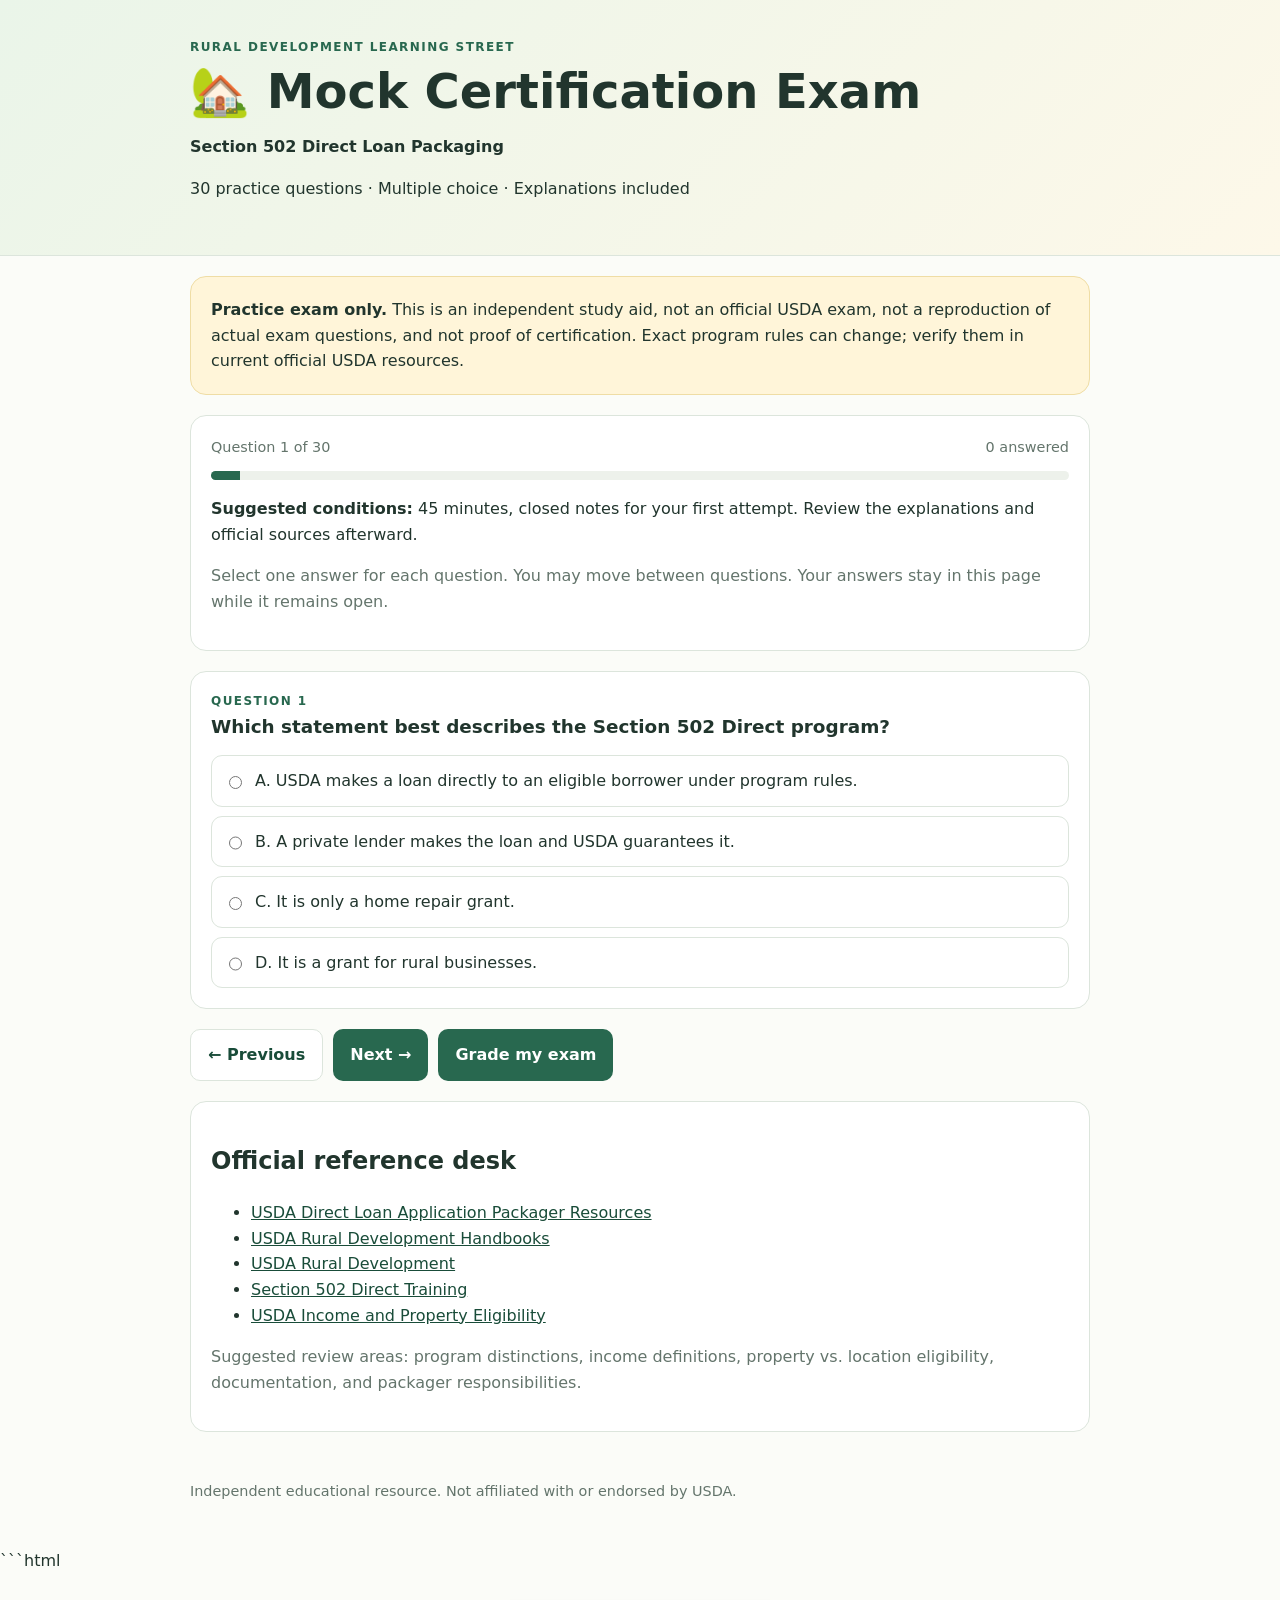
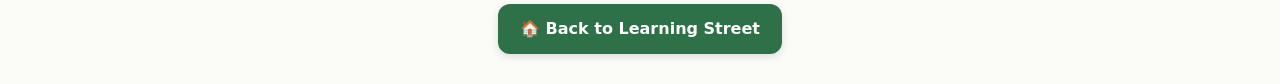
<file: mock-certification-exam.html>
<!doctype html>
<html lang="en"><head><meta charset="utf-8"><meta name="viewport" content="width=device-width,initial-scale=1">
<title>Mock Certification Exam | Rural Development Learning Street</title>
<style>
:root{--green:#28684f;--dark:#194c39;--mint:#e8f4eb;--cream:#fffaf0;--line:#dce5dc;--ink:#21352d;--muted:#64756c}
*{box-sizing:border-box}body{margin:0;background:#fbfcf8;color:var(--ink);font:16px/1.6 system-ui,-apple-system,"Segoe UI",sans-serif}
header{padding:38px 20px;background:linear-gradient(135deg,#eaf5e9,#fdf8e9);border-bottom:1px solid var(--line)}.wrap{max-width:900px;width:calc(100% - 32px);margin:auto}
h1{font-size:clamp(2rem,5vw,3rem);line-height:1.1;margin:8px 0}.eyebrow{text-transform:uppercase;letter-spacing:.12em;font-size:.75rem;font-weight:800;color:var(--green);margin:0}
.notice,.panel,.question,.result{background:white;border:1px solid var(--line);border-radius:16px;padding:20px;margin:20px 0}.notice{background:#fff5d9;border-color:#efdda5}
.meta{display:flex;justify-content:space-between;gap:12px;flex-wrap:wrap;color:var(--muted);font-size:.9rem}.track{height:9px;background:#edf1eb;border-radius:20px;overflow:hidden;margin:12px 0}.track span{display:block;height:100%;width:0;background:var(--green)}
.question h2{font-size:1.15rem;margin:0 0 14px}.options{display:grid;gap:9px}.opt{display:flex;gap:10px;padding:12px;border:1px solid var(--line);border-radius:11px;cursor:pointer}.opt:has(input:checked){background:#f0f8f1;border-color:var(--green)}input{accent-color:var(--green)}.btn{font:inherit;font-weight:750;border:0;border-radius:10px;padding:12px 17px;cursor:pointer}.primary{background:var(--green);color:white}.secondary{background:white;border:1px solid var(--line);color:var(--dark)}.actions{display:flex;gap:10px;flex-wrap:wrap;margin:18px 0}.muted{color:var(--muted)}.hidden{display:none}.feedback{margin-top:12px;padding:12px;border-radius:10px}.correct{background:#e8f4eb;color:#194c39}.wrong{background:#fff0e5;color:#81451f}.result h2{margin-top:0}.score{font-size:2.2rem;font-weight:850;color:var(--green)}a{color:var(--dark)}footer{padding:28px 0 45px;color:var(--muted);font-size:.9rem}
@media print{header{padding:15px}.actions,.btn,.track{display:none!important}body{background:white}.question,.panel,.result{break-inside:avoid;box-shadow:none}.wrap{width:100%}}
</style></head><body>
<header><div class="wrap"><p class="eyebrow">Rural Development Learning Street</p><h1>🏡 Mock Certification Exam</h1><p><strong>Section 502 Direct Loan Packaging</strong></p><p>30 practice questions · Multiple choice · Explanations included</p></div></header>
<main class="wrap">
<div class="notice"><strong>Practice exam only.</strong> This is an independent study aid, not an official USDA exam, not a reproduction of actual exam questions, and not proof of certification. Exact program rules can change; verify them in current official USDA resources.</div>
<div class="panel"><div class="meta"><span id="status">Question 1 of 30</span><span id="answered">0 answered</span></div><div class="track"><span id="fill"></span></div><p><strong>Suggested conditions:</strong> 45 minutes, closed notes for your first attempt. Review the explanations and official sources afterward.</p><p class="muted">Select one answer for each question. You may move between questions. Your answers stay in this page while it remains open.</p></div>
<div id="quiz"></div>
<div class="actions"><button id="prev" class="btn secondary">← Previous</button><button id="next" class="btn primary">Next →</button><button id="submit" class="btn primary">Grade my exam</button><button id="restart" class="btn secondary hidden">Retake exam</button></div>
<div id="result" class="result hidden" aria-live="polite"></div>
<section class="panel"><h2>Official reference desk</h2><ul>
<li><a href="https://www.rd.usda.gov/programs-services/services/direct-loan-application-packagers" target="_blank" rel="noopener">USDA Direct Loan Application Packager Resources</a></li>
<li><a href="https://www.rd.usda.gov/resources/directives/handbooks" target="_blank" rel="noopener">USDA Rural Development Handbooks</a></li>
<li><a href="https://www.rd.usda.gov/" target="_blank" rel="noopener">USDA Rural Development</a></li>
<li><a href="https://www.usda502directtraining.org/" target="_blank" rel="noopener">Section 502 Direct Training</a></li>
<li><a href="https://eligibility.sc.egov.usda.gov/eligibility/" target="_blank" rel="noopener">USDA Income and Property Eligibility</a></li>
</ul><p class="muted">Suggested review areas: program distinctions, income definitions, property vs. location eligibility, documentation, and packager responsibilities.</p></section>
</main><footer class="wrap">Independent educational resource. Not affiliated with or endorsed by USDA.</footer>
<script>
const qs = [{"question": "Which statement best describes the Section 502 Direct program?", "options": ["USDA makes a loan directly to an eligible borrower under program rules.", "A private lender makes the loan and USDA guarantees it.", "It is only a home repair grant.", "It is a grant for rural businesses."], "answer": 0, "explanation": "Section 502 Direct loans are made by USDA to eligible borrowers. Section 502 Guaranteed and Section 504 are different programs."}, {"question": "Which statement best distinguishes Section 502 Guaranteed from Section 502 Direct?", "options": ["Guaranteed loans are made by USDA directly.", "Guaranteed loans are made by participating private lenders with a USDA guarantee.", "Guaranteed loans are exclusively for repairs.", "There is no difference."], "answer": 1, "explanation": "The lender makes a Guaranteed loan; USDA provides a guarantee subject to program requirements."}, {"question": "Section 504 is most closely associated with which type of assistance?", "options": ["Rural home repair assistance for eligible homeowners.", "Guaranteed mortgage lending through any bank.", "Commercial farm equipment grants.", "Automatic down-payment grants for all applicants."], "answer": 0, "explanation": "Section 504 is a separate home repair assistance program with its own eligibility rules."}, {"question": "An applicant appears to be under a published income limit. What does this establish?", "options": ["Automatic loan approval.", "That property requirements do not apply.", "One part of the eligibility review; other requirements still matter.", "That credit and repayment need not be reviewed."], "answer": 2, "explanation": "Income eligibility alone does not establish full eligibility or guarantee approval."}, {"question": "What is the best source for an exact current Section 502 Direct requirement?", "options": ["A social media post.", "A real-estate listing.", "An old checklist saved several years ago.", "Current official USDA regulations, handbook, forms, or program guidance."], "answer": 3, "explanation": "Use current official USDA sources and verify the version and applicability."}, {"question": "What should a packager do if a supporting document conflicts with the application form?", "options": ["Ignore the supporting document.", "Change the form without asking.", "Resolve and document the discrepancy using current procedures.", "Choose whichever value improves eligibility."], "answer": 2, "explanation": "Discrepancies should be resolved transparently, documented, and handled under current instructions."}, {"question": "A property appears in an eligible area on USDA's map. What can you conclude?", "options": ["The loan is approved.", "The location check is only one part of the review; property and borrower rules still apply.", "No further review is needed.", "The property automatically meets all dwelling standards."], "answer": 1, "explanation": "Location eligibility is not a complete property or loan approval."}, {"question": "Which is the most appropriate way to discuss approval with an applicant?", "options": ["Promise approval if the documents are uploaded.", "Guarantee the payment assistance amount before review.", "Explain the process and avoid promising an outcome controlled by USDA.", "Tell the applicant income limits are optional."], "answer": 2, "explanation": "Packagers should communicate accurately and never guarantee an approval or outcome."}, {"question": "Annual income and repayment income should be treated as:", "options": ["Always identical.", "Different concepts that may serve different program purposes.", "Terms for the applicant's bank balance only.", "Unnecessary if the applicant has a job."], "answer": 1, "explanation": "Income definitions can differ by purpose. Use the current program's definitions and calculation procedures."}, {"question": "Adjusted annual income generally refers to:", "options": ["Annual income after allowable deductions under applicable program rules.", "Gross property value.", "Only income from self-employment.", "The loan amount requested."], "answer": 0, "explanation": "This is a study-level description. Exact deductions and calculations must follow current USDA guidance."}, {"question": "What should a packager do before applying an income deduction?", "options": ["Subtract any expense the applicant mentions.", "Check whether the deduction is allowed, verify evidence, and follow current guidance.", "Use the deduction if it makes the household qualify.", "Ignore household size."], "answer": 1, "explanation": "Not every expense is an allowable deduction. Confirm eligibility and documentation under current rules."}, {"question": "Which is a sound file-management practice?", "options": ["Keep notes of sources, missing items, and follow-ups.", "Use whichever form version is easiest to find.", "Leave inconsistencies unexplained.", "Store sensitive records in a public folder."], "answer": 0, "explanation": "Clear documentation and secure handling support accurate, professional packaging."}, {"question": "Who makes the final program eligibility and loan decision?", "options": ["The packager.", "The real-estate agent.", "USDA under its program procedures.", "The seller."], "answer": 2, "explanation": "The packager helps prepare the application; USDA makes program determinations and loan decisions."}, {"question": "What is the best response if you do not know whether a rule applies?", "options": ["Guess based on another USDA program.", "Use the rule from a Guaranteed loan automatically.", "Verify the current official guidance or ask the appropriate USDA contact.", "Tell the applicant the rule does not exist."], "answer": 2, "explanation": "Do not guess. Verify the rule and whether it applies to the specific program and case."}, {"question": "Why should a packager identify the exact USDA program before explaining requirements?", "options": ["All USDA programs use identical rules.", "Programs have different structures, eligibility rules, and processes.", "It eliminates the need to document the application.", "Only the program name affects eligibility."], "answer": 1, "explanation": "Direct, Guaranteed, and repair programs are distinct and should not be conflated."}, {"question": "Which practice best protects applicant information?", "options": ["Send documents through any convenient public link.", "Share details with anyone who asks.", "Use secure, authorized channels and limit access appropriately.", "Post a sample file online with identifying details."], "answer": 2, "explanation": "Sensitive personal and financial information should be protected and handled only through authorized processes."}, {"question": "A household has wages and another income source. What is the correct first step in calculating program income?", "options": ["Count or exclude the source based on personal judgment.", "Identify the applicable income definition and consult current rules for how the source is treated.", "Count only wages in every case.", "Subtract all household expenses from gross wages."], "answer": 1, "explanation": "The applicable definition and official rules determine how sources are treated and documented."}, {"question": "A listing says a home is 'USDA eligible.' How should you treat that claim?", "options": ["As a final USDA approval.", "As a marketing claim to verify through official tools and current program rules.", "As proof the applicant qualifies.", "As proof that no property condition review is needed."], "answer": 1, "explanation": "Third-party listings are not a substitute for official eligibility checks and program review."}, {"question": "Which statement about payment assistance is safest and most accurate?", "options": ["Every Direct borrower receives the same amount.", "A packager should promise a specific amount before calculations.", "Eligible borrowers may qualify under current rules; verify the facts and official calculation process.", "Payment assistance means the loan never needs repayment."], "answer": 2, "explanation": "Payment assistance is subject to eligibility and program rules; do not promise an amount without proper review."}, {"question": "What should happen when a document is missing?", "options": ["Invent a reasonable value.", "Identify the missing evidence and follow the current checklist or procedure.", "Submit an altered document.", "Ignore it because the file has other documents."], "answer": 1, "explanation": "Identify gaps honestly and follow the current documentation process."}, {"question": "Which is an appropriate professional boundary for a packager?", "options": ["Guaranteeing a loan will close.", "Changing information to make an applicant appear eligible.", "Helping prepare an accurate application within the authorized role.", "Claiming to be a USDA decision-maker."], "answer": 2, "explanation": "A packager's role is bounded; accurate preparation is not the same as authority to approve a loan."}, {"question": "Why should you record the date you checked an eligibility tool or handbook?", "options": ["Because online results and rules may change, and the record helps show what was reviewed.", "To make the result permanently valid.", "Because the date replaces documentation.", "Because USDA requires every personal note to have a date in a specific format."], "answer": 0, "explanation": "Recording the date improves traceability but does not make an old result permanently valid."}, {"question": "Which item is most likely to be a red flag requiring clarification?", "options": ["Consistent information across the application and documents.", "A current official form.", "Conflicting income figures in the application and supporting evidence.", "A dated note showing which source was checked."], "answer": 2, "explanation": "Conflicting figures should be resolved and documented before proceeding under the applicable rules."}, {"question": "What should you do with an old PDF of a USDA handbook?", "options": ["Assume it remains current.", "Use it without checking the date.", "Locate the current version in USDA's official handbook library and confirm applicable sections.", "Replace official rules with a summary blog."], "answer": 2, "explanation": "Always check the current official handbook and applicable version."}, {"question": "Which statement about training and certification is correct?", "options": ["Completing this mock exam makes you certified.", "Watching any online video is automatically sufficient.", "Current official training, examination, and qualification requirements must be confirmed with the program's official resources.", "Certification requirements never change."], "answer": 2, "explanation": "This practice test is a study aid only. Official qualification requirements control."}, {"question": "An applicant asks whether a rural address alone guarantees the home qualifies. Best answer?", "options": ["Yes, rural location guarantees eligibility.", "No, location is one check; borrower, property, transaction, and other requirements still need review.", "Yes, if the home is listed online.", "Only the seller needs to qualify."], "answer": 1, "explanation": "A rural location does not automatically establish full property or borrower eligibility."}, {"question": "What should a strong application package aim to be?", "options": ["Fast, even if details are guessed.", "Accurate, organized, documented, and prepared according to current instructions.", "Guaranteed to be approved.", "Based on the most lenient interpretation available."], "answer": 1, "explanation": "A high-quality package is accurate and complete for its stage, with unresolved issues transparently identified."}, {"question": "Which source is most appropriate for confirming current packager training availability?", "options": ["An unofficial discussion forum alone.", "The official USDA packager resource and training provider pages.", "A five-year-old calendar.", "A mortgage advertisement."], "answer": 1, "explanation": "Use the official program and training pages for current schedules and requirements."}, {"question": "If a borrower is ineligible for one program, what should the packager do?", "options": ["Alter facts to make the case fit.", "Automatically submit under a different program without discussion.", "Explain that the current program's requirements must be followed and, where appropriate, suggest verifying whether another program may fit.", "Promise a waiver."], "answer": 2, "explanation": "Never misrepresent facts or promise exceptions. Any alternative must be reviewed under its own rules."}, {"question": "Which is the best way to use this mock exam?", "options": ["Memorize answers and skip official references.", "Use it to identify weak areas, then verify exact rules in current USDA materials.", "Treat every explanation as an official rule citation.", "Use the score as proof of certification."], "answer": 1, "explanation": "Use the mock test for practice, then confirm exact requirements through official sources."}];
let current=0, answers=Array(qs.length).fill(null), graded=false;
const quiz=document.getElementById('quiz');
function render(){
 const q=qs[current];
 document.getElementById('status').textContent=`Question ${current+1} of ${qs.length}`;
 document.getElementById('answered').textContent=`${answers.filter(x=>x!==null).length} answered`;
 document.getElementById('fill').style.width=`${(current+1)/qs.length*100}%`;
 quiz.innerHTML=`<article class="question"><p class="eyebrow">Question ${current+1}</p><h2>${q.question}</h2><div class="options">${q.options.map((o,i)=>`<label class="opt"><input type="radio" name="answer" value="${i}" ${answers[current]===i?'checked':''} ${graded?'disabled':''}><span>${String.fromCharCode(65+i)}. ${o}</span></label>`).join('')}</div>${graded?`<div class="feedback ${answers[current]===q.answer?'correct':'wrong'}"><strong>${answers[current]===q.answer?'Correct':'Review this one'}</strong><br>${q.explanation}<br><span class="muted">Correct answer: ${String.fromCharCode(65+q.answer)}</span></div>`:''}</article>`;
 quiz.querySelectorAll('input').forEach(el=>el.addEventListener('change',e=>{answers[current]=Number(e.target.value);document.getElementById('answered').textContent=`${answers.filter(x=>x!==null).length} answered`;}));
 document.getElementById('prev').disabled=current===0;
 document.getElementById('next').classList.toggle('hidden',current===qs.length-1||graded);
 document.getElementById('submit').classList.toggle('hidden',graded);
 document.getElementById('restart').classList.toggle('hidden',!graded);
}
document.getElementById('prev').onclick=()=>{if(current>0){current--;render();}};
document.getElementById('next').onclick=()=>{if(current<qs.length-1){current++;render();}};
document.getElementById('submit').onclick=()=>{
 const unanswered=answers.filter(x=>x===null).length;
 if(unanswered && !confirm(`You have ${unanswered} unanswered question(s). Grade anyway?`)) return;
 graded=true;render();
 const score=answers.reduce((n,a,i)=>n+(a===qs[i].answer?1:0),0);
 const pct=Math.round(score/qs.length*100);
 let advice=pct>=90?"Strong practice performance. Keep checking exact rules against current official materials.":pct>=80?"Good foundation. Review missed answers and verify related handbook sections.":pct>=70?"Developing knowledge. Revisit the explanations, then retake the test.":"Use this as a map of what to study next. Review each lesson and current USDA guidance before retaking.";
 const result=document.getElementById('result');
 result.classList.remove('hidden');
 result.innerHTML=`<p class="eyebrow">Your practice result</p><div class="score">${score} / ${qs.length} (${pct}%)</div><h2>${pct>=80?'Good work on the practice run':'Keep building your foundation'}</h2><p>${advice}</p><p><strong>Study priority:</strong> review every missed answer and find the relevant current USDA source. This score is not an official passing score and does not confer certification.</p><button class="btn secondary" onclick="window.print()">Print results</button>`;
 result.scrollIntoView({behavior:'smooth',block:'start'});
};
document.getElementById('restart').onclick=()=>{current=0;answers=Array(qs.length).fill(null);graded=false;document.getElementById('result').classList.add('hidden');render();window.scrollTo({top:0,behavior:'smooth'});};
render();
</script></body></html>
```html
<div class="home-navigation">
  <a href="index.html" class="home-button">
    🏠 Back to Learning Street
  </a>
</div>

<style>
  .home-navigation {
    text-align: center;
    margin: 20px auto;
    padding: 10px;
  }

  .home-button {
    display: inline-block;
    padding: 12px 22px;
    background: #2e7048;
    color: #ffffff;
    text-decoration: none;
    font-weight: bold;
    border-radius: 12px;
    box-shadow: 0 3px 8px rgba(0, 0, 0, 0.12);
    transition: background 0.2s, transform 0.2s;
  }

  .home-button:hover {
    background: #205437;
    transform: translateY(-2px);
  }

  .home-button:focus-visible {
    outline: 3px solid #f4c542;
    outline-offset: 4px;
  }
</style>
</file>
<file: styles.css>
:root {
  --ink: #21352d; --muted: #64756c; --green: #28684f; --green-dark: #194c39;
  --mint: #e8f4eb; --cream: #fffaf0; --gold: #f0bf54; --line: #dce5dc;
  --white: #ffffff; --shadow: 0 12px 32px rgba(31,65,48,.08);
}
* { box-sizing: border-box; }
html { scroll-behavior: smooth; }
body { margin: 0; background: #fbfcf8; color: var(--ink); font: 16px/1.6 system-ui, -apple-system, BlinkMacSystemFont, "Segoe UI", sans-serif; }
a { color: var(--green-dark); }
.hero { background: radial-gradient(circle at 85% 15%, #f7dc8c 0, transparent 23%), linear-gradient(135deg, #eaf5e9, #fdf8e9 70%); padding: 64px 22px 58px; border-bottom: 1px solid var(--line); }
.hero-inner, main, footer { width: min(1100px, calc(100% - 36px)); margin: auto; }
.hero h1 { max-width: 850px; margin: 6px 0 0; font-size: clamp(2.2rem, 5vw, 4rem); letter-spacing: -.04em; line-height: 1.1; }
.subtitle { font-size: clamp(1.15rem, 2.5vw, 1.55rem); color: var(--green); font-weight: 750; margin: 12px 0; }
.hero p:not(.eyebrow) { max-width: 700px; }
.eyebrow { margin: 0 0 5px; text-transform: uppercase; letter-spacing: .12em; font-size: .75rem; font-weight: 800; color: var(--green); }
.hero-actions { display: flex; gap: 12px; flex-wrap: wrap; margin-top: 24px; }
.button { border: 0; border-radius: 12px; padding: 12px 18px; display: inline-flex; justify-content: center; align-items: center; gap: 8px; text-decoration: none; font: inherit; font-weight: 750; cursor: pointer; transition: transform .15s, box-shadow .15s; }
.button:hover { transform: translateY(-1px); box-shadow: var(--shadow); }
.button:focus-visible, a:focus-visible, button:focus-visible, input:focus-visible { outline: 3px solid #cc8e14; outline-offset: 3px; }
.primary { background: var(--green); color: white; }
.secondary { background: white; color: var(--green-dark); border: 1px solid var(--line); }
main { padding: 26px 0 70px; }
.notice { display: grid; grid-template-columns: minmax(170px, .7fr) 2fr; gap: 18px; padding: 18px 20px; background: #fff5d9; border: 1px solid #efdda5; border-radius: 16px; margin-bottom: 34px; }
.progress-panel { padding: 24px; border: 1px solid var(--line); border-radius: 20px; background: white; box-shadow: var(--shadow); margin-bottom: 48px; }
.section-heading { display: flex; align-items: end; justify-content: space-between; gap: 20px; margin-bottom: 18px; }
h2 { font-size: clamp(1.65rem, 3vw, 2.25rem); line-height: 1.2; margin: 0; letter-spacing: -.025em; }
h3 { line-height: 1.25; margin: 0 0 8px; }
.progress-count { font-weight: 800; color: var(--green); white-space: nowrap; }
.progress-track { height: 10px; background: #edf1eb; border-radius: 99px; overflow: hidden; }
.progress-track span { display: block; height: 100%; width: 0; background: var(--green); border-radius: inherit; transition: width .3s; }
.small { font-size: .88rem; }
.muted { color: var(--muted); }
.lesson-grid { display: grid; grid-template-columns: repeat(3, minmax(0, 1fr)); gap: 16px; }
.lesson-card { background: white; border: 1px solid var(--line); border-radius: 18px; padding: 20px; box-shadow: 0 5px 18px rgba(31,65,48,.035); display: flex; flex-direction: column; min-height: 235px; }
.lesson-card.done { border-color: #7cb395; background: #f4fbf5; }
.lesson-icon { font-size: 2rem; width: 54px; height: 54px; display: grid; place-items: center; background: var(--mint); border-radius: 15px; margin-bottom: 16px; }
.lesson-card p { color: var(--muted); margin: 0 0 16px; }
.lesson-card .button { margin-top: auto; width: 100%; }
.card-meta { display: flex; align-items: center; justify-content: space-between; color: var(--muted); font-size: .82rem; margin-bottom: 10px; }
.character-strip { display: grid; grid-template-columns: repeat(4, minmax(0,1fr)); gap: 12px; margin: 38px 0 60px; }
.character-card { display: flex; gap: 12px; padding: 16px; border-radius: 16px; background: var(--cream); border: 1px solid #eee8d9; }
.character-icon { font-size: 1.8rem; }
.character-card h3 { font-size: 1rem; margin: 2px 0 5px; }
.character-card p { font-size: .88rem; color: var(--muted); margin: 0; }
.lesson-view { border-top: 1px solid var(--line); padding-top: 35px; margin-bottom: 65px; }
.hidden { display: none !important; }
.lesson-topline { display: flex; align-items: center; justify-content: space-between; margin-bottom: 18px; }
.text-button { border: 0; background: transparent; padding: 6px 0; color: var(--green-dark); font: inherit; font-weight: 750; cursor: pointer; }
.lesson-intro { font-size: 1.15rem; max-width: 850px; color: var(--muted); }
.lesson-body { max-width: 850px; }
.lesson-body h3 { margin-top: 28px; }
.lesson-body li { margin: 8px 0; }
.callout { background: var(--mint); border-left: 4px solid var(--green); padding: 16px 18px; border-radius: 0 12px 12px 0; margin: 20px 0; }
.scenario { background: #fff5d9; border: 1px solid #efdda5; padding: 18px; border-radius: 14px; margin: 22px 0; }
.quiz-card { margin-top: 30px; padding: 24px; border: 1px solid var(--line); border-radius: 18px; background: white; max-width: 850px; }
.quiz-card h3 { font-size: 1.25rem; margin: 6px 0 16px; }
.quiz-options { display: grid; gap: 10px; }
.quiz-option { display: flex; align-items: start; gap: 10px; border: 1px solid var(--line); border-radius: 12px; padding: 12px 14px; cursor: pointer; }
.quiz-option:has(input:checked) { border-color: var(--green); background: #f0f8f1; }
.quiz-option input { margin-top: 5px; accent-color: var(--green); }
.quiz-feedback { min-height: 1.5em; font-weight: 700; }
.quiz-feedback.correct { color: #247347; }
.quiz-feedback.incorrect { color: #9a4c20; }
.quiz-actions { display: flex; gap: 10px; flex-wrap: wrap; }
.lesson-footer { max-width: 850px; display: flex; align-items: center; justify-content: space-between; gap: 14px; margin-top: 20px; flex-wrap: wrap; }
.complete-label { display: flex; align-items: center; gap: 9px; font-weight: 700; }
.complete-label input { width: 18px; height: 18px; accent-color: var(--green); }
.resources-section { padding: 34px; border-radius: 22px; background: #eef5ee; }
.resources-section > p:not(.eyebrow) { max-width: 800px; }
.resource-list { display: grid; gap: 10px; margin: 24px 0; }
.resource-list a { display: flex; align-items: center; justify-content: space-between; gap: 18px; padding: 16px 18px; background: white; border: 1px solid var(--line); border-radius: 13px; text-decoration: none; }
.resource-list a:hover { border-color: #8ab69a; }
.resource-list small { display: block; color: var(--muted); margin-top: 3px; }
footer { padding: 26px 0 38px; color: var(--muted); }
footer p { margin: 4px 0; }
@media (max-width: 850px) { .lesson-grid { grid-template-columns: repeat(2, minmax(0,1fr)); } .character-strip { grid-template-columns: repeat(2, minmax(0,1fr)); } }
@media (max-width: 560px) { .hero { padding: 42px 0; } .notice { grid-template-columns: 1fr; gap: 5px; } .lesson-grid, .character-strip { grid-template-columns: 1fr; } .section-heading { align-items: start; flex-direction: column; gap: 8px; } .progress-panel, .resources-section { padding: 20px; } .lesson-footer { align-items: stretch; flex-direction: column; } .lesson-footer .button { width: 100%; } }
</file>
